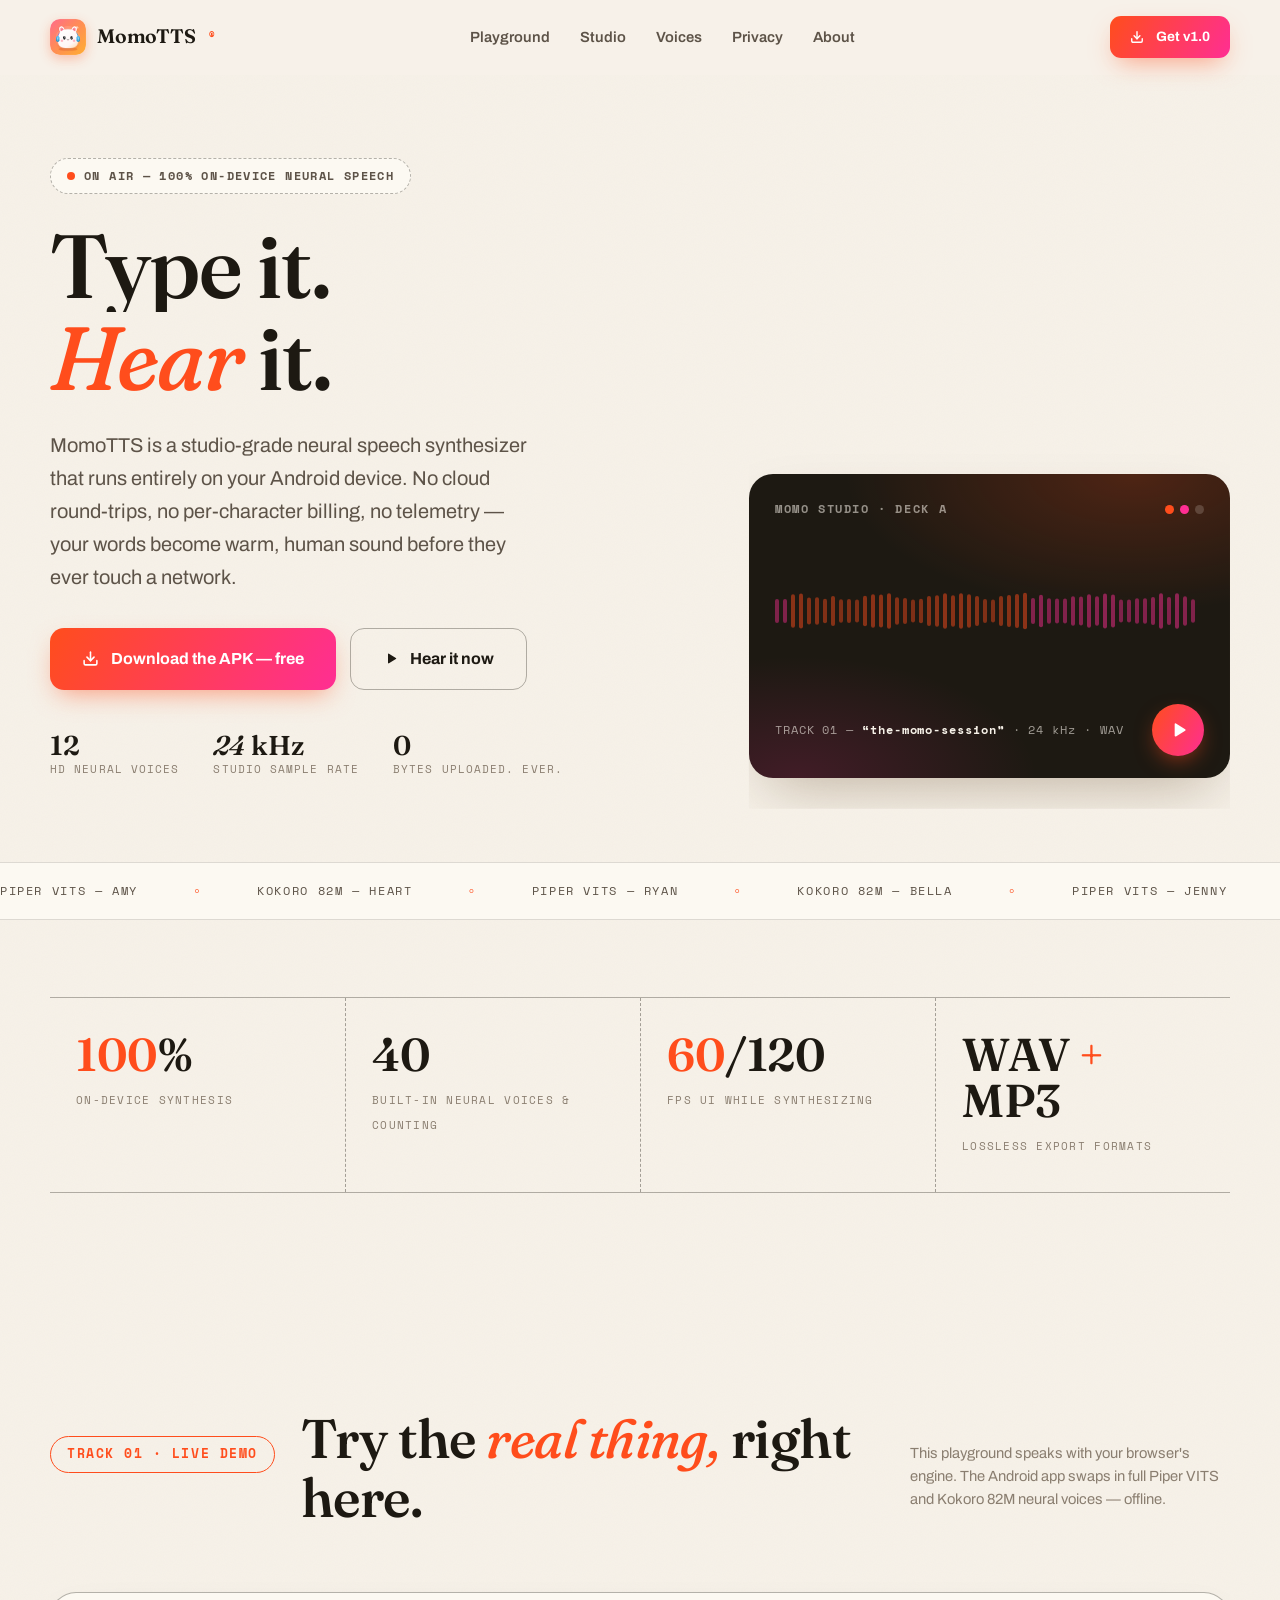
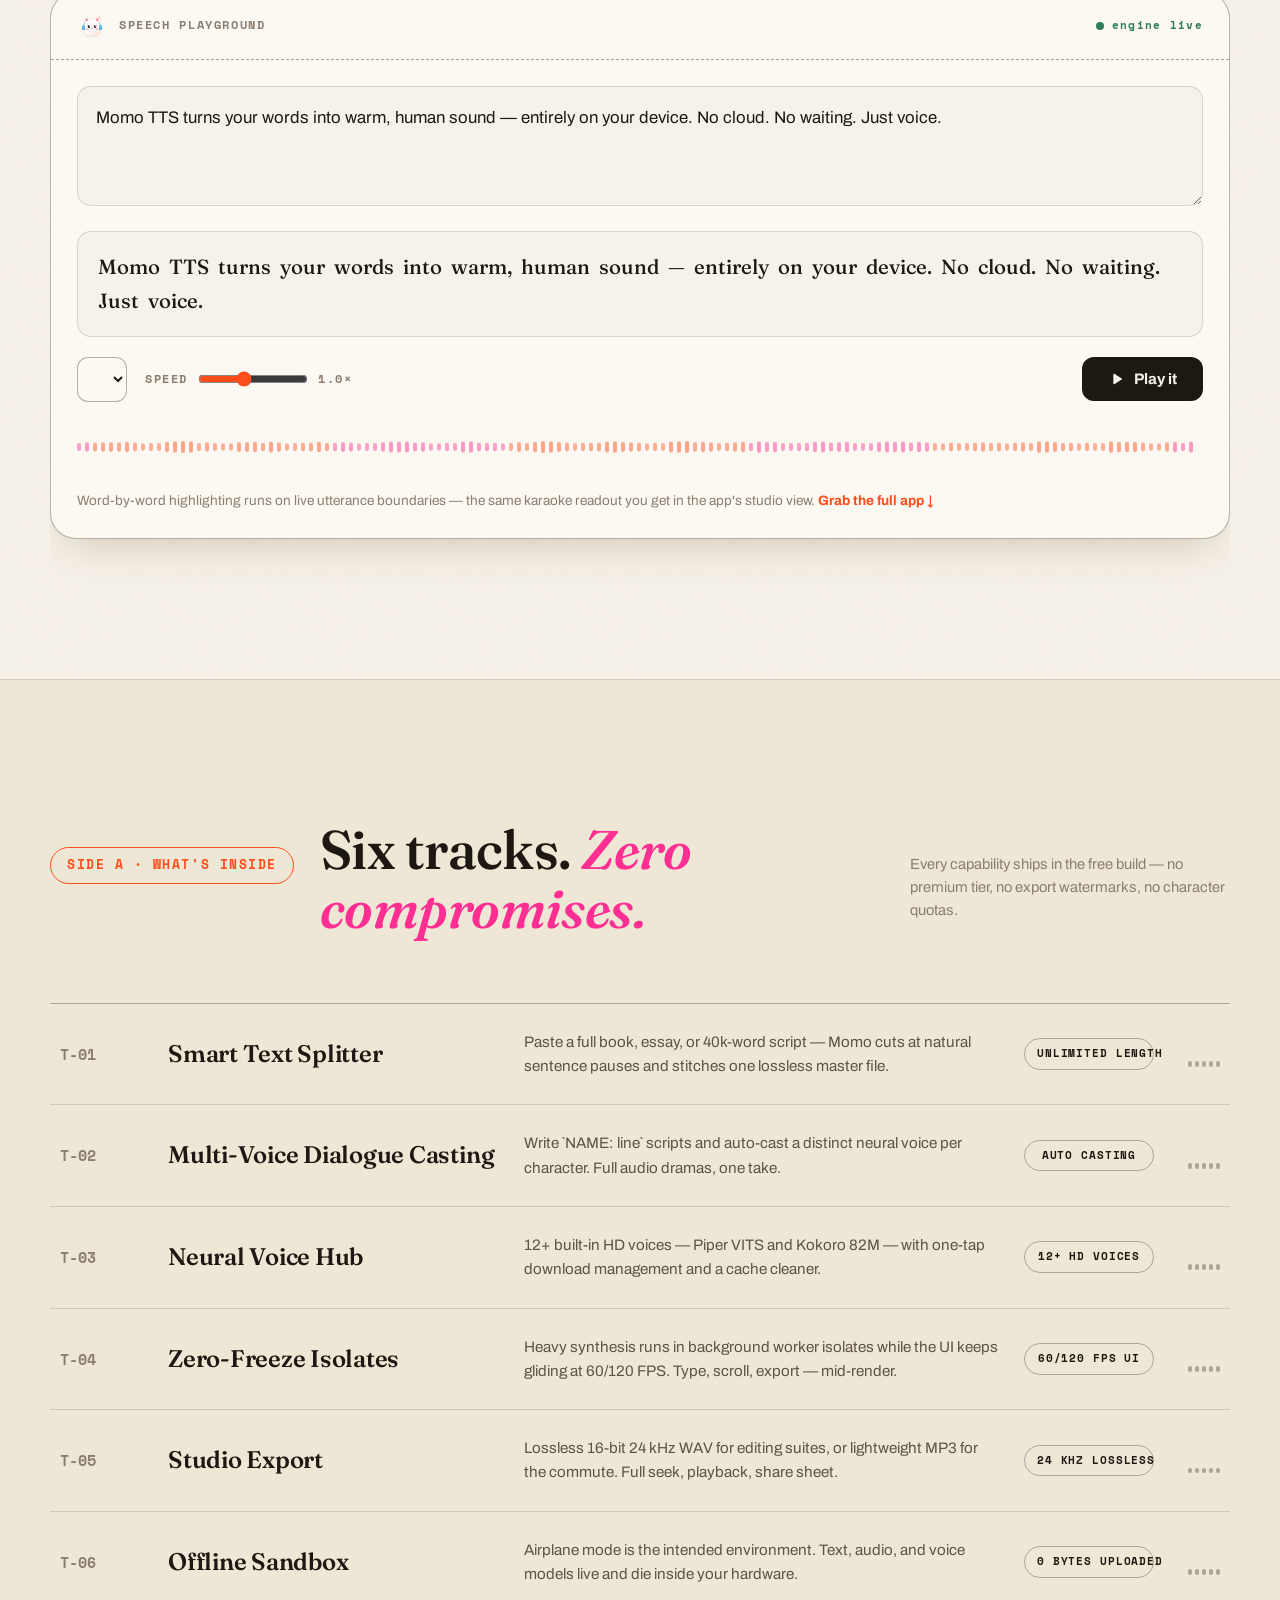
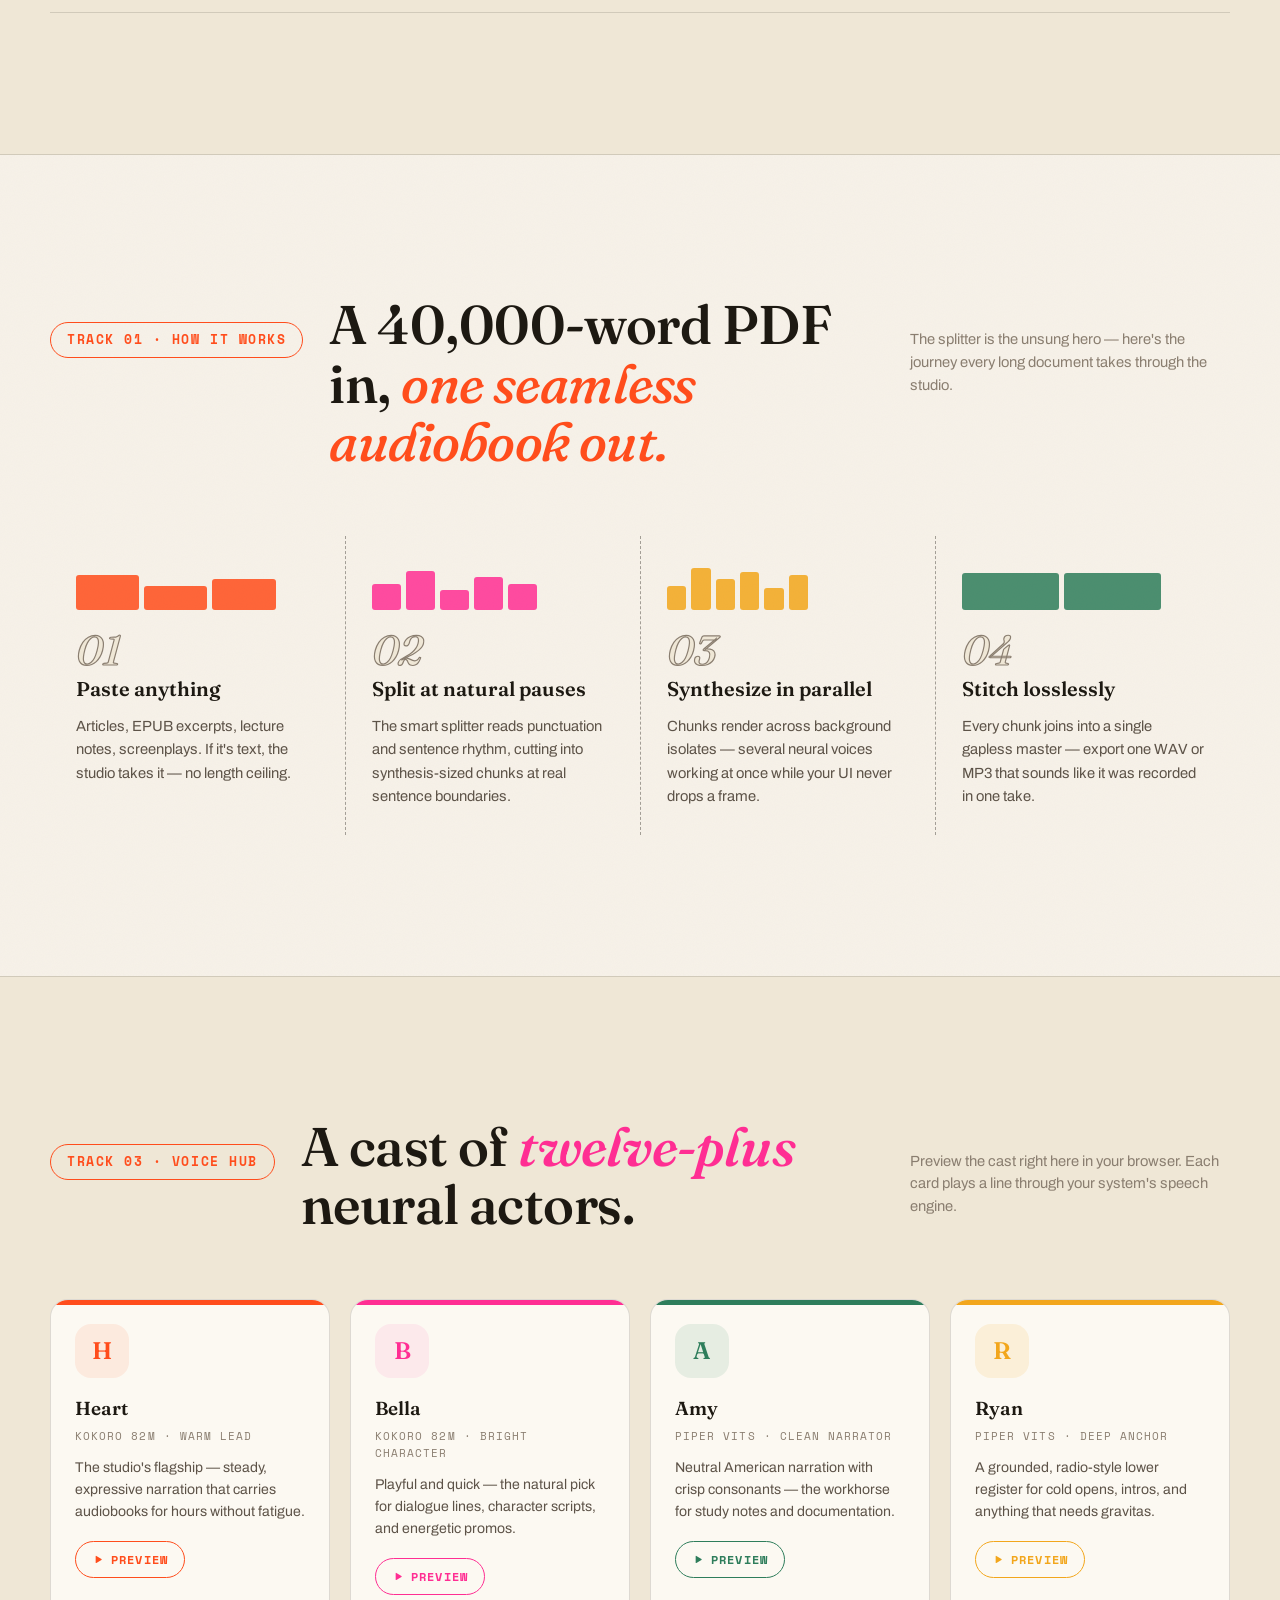
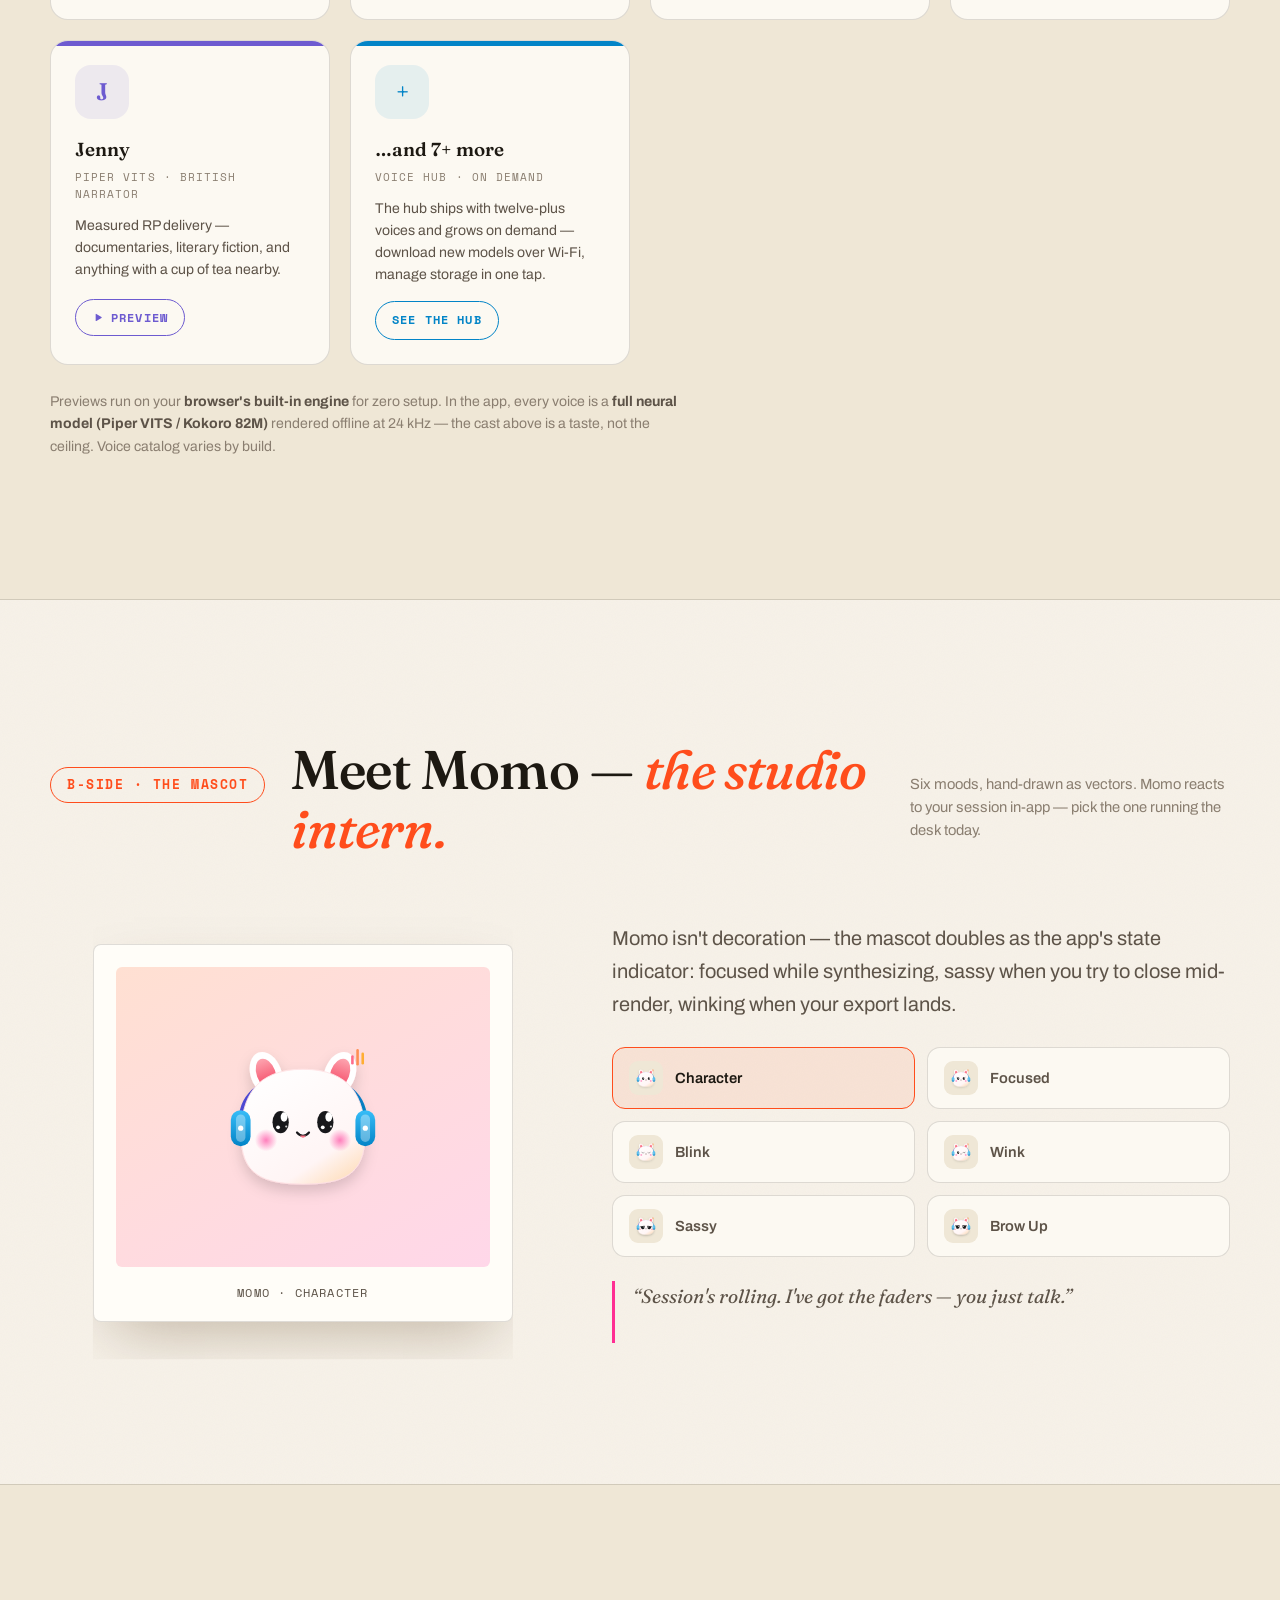
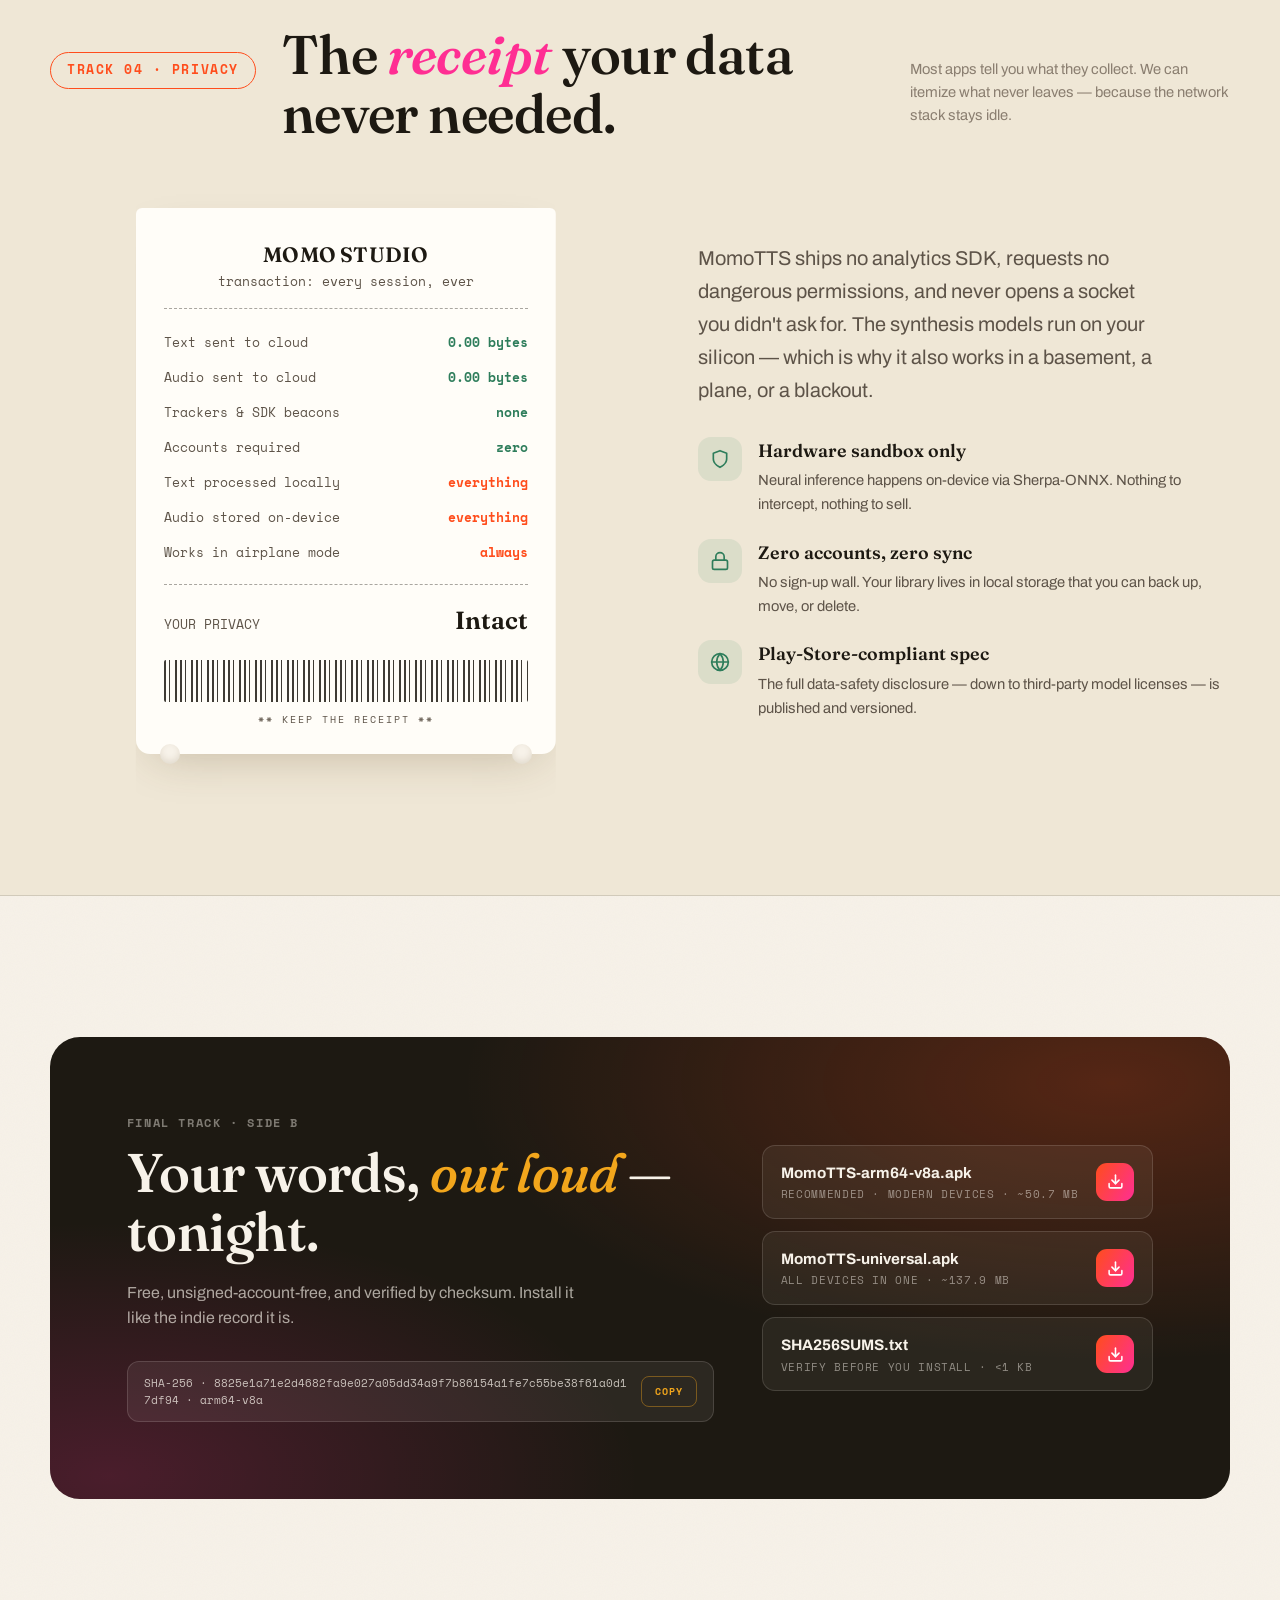
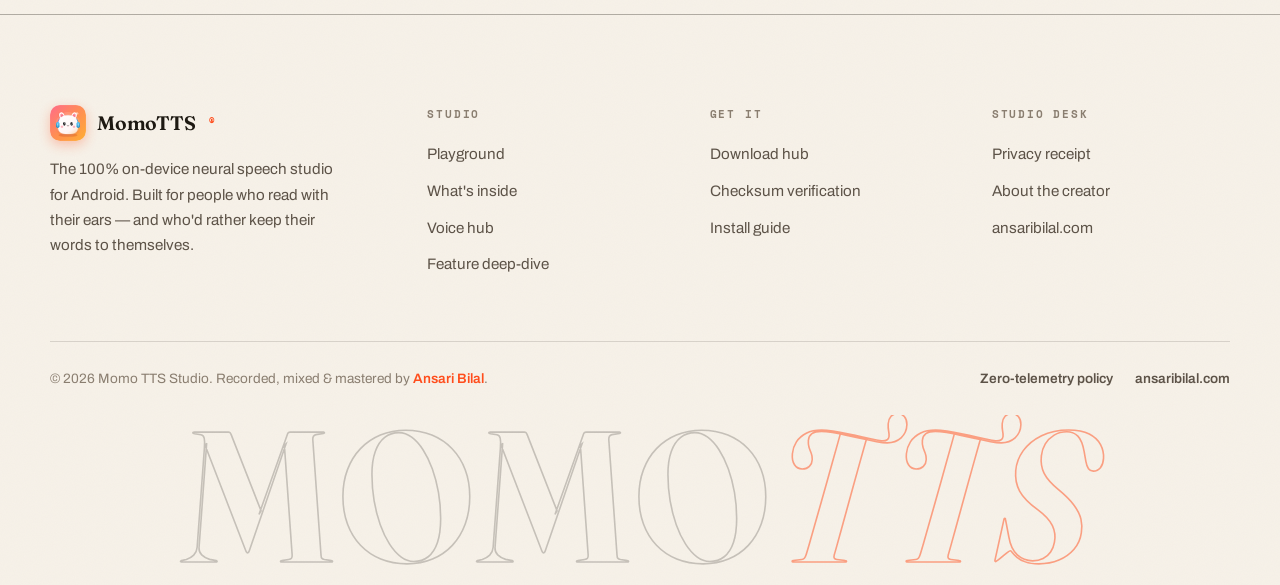
<file: index.html>
<!DOCTYPE html>
<html lang="en">
<head>
  <meta charset="UTF-8">
  <meta name="viewport" content="width=device-width, initial-scale=1.0">
  <title>MomoTTS — 100% On-Device Neural Speech Studio for Android</title>
  <meta name="description" content="MomoTTS turns any text into studio-grade human speech, entirely on your Android device. Piper VITS & Kokoro-82M neural voices, unlimited text splitting, multi-voice dialogue casting, zero cloud, zero tracking.">
  <meta name="author" content="Ansari Bilal">
  <meta name="keywords" content="MomoTTS, on-device TTS, neural text-to-speech, Android, Piper VITS, Kokoro 82M, Sherpa-ONNX, offline speech, private AI, Ansari Bilal">
  <link rel="canonical" href="https://bilal140202.github.io/momotts/">
  <link rel="icon" type="image/svg+xml" href="assets/mascot/momo_master_icon.svg">

  <meta property="og:type" content="website">
  <meta property="og:title" content="MomoTTS — On-Device Neural Speech Studio">
  <meta property="og:description" content="Studio-grade neural speech, 100% on your device. 12+ HD voices, unlimited splitting, multi-cast dialogues. Zero cloud. Zero tracking.">
  <meta property="og:url" content="https://bilal140202.github.io/momotts/">
  <meta property="og:image" content="https://bilal140202.github.io/momotts/assets/mascot/momo_master_icon.svg">
  <meta name="twitter:card" content="summary_large_image">
  <meta name="twitter:title" content="MomoTTS — On-Device Neural Speech Studio">
  <meta name="twitter:description" content="Type it. Hear it. 100% on-device neural speech for Android.">
  <meta name="theme-color" content="#F7F2E9">

  <script type="application/ld+json">
  {
    "@context": "https://schema.org",
    "@type": "SoftwareApplication",
    "name": "MomoTTS",
    "operatingSystem": "Android 8.0+",
    "applicationCategory": "MultimediaApplication",
    "description": "100% on-device neural text-to-speech studio with Piper VITS and Kokoro-82M voices, unlimited text splitting, multi-voice dialogue casting, and lossless studio export.",
    "softwareVersion": "1.0",
    "author": { "@type": "Person", "name": "Ansari Bilal", "url": "https://ansaribilal.com" },
    "offers": { "@type": "Offer", "price": "0", "priceCurrency": "USD" }
  }
  </script>

  <link rel="preconnect" href="https://fonts.googleapis.com">
  <link rel="preconnect" href="https://fonts.gstatic.com" crossorigin>
  <link href="https://fonts.googleapis.com/css2?family=Fraunces:ital,opsz,wght@0,9..144,300..700;1,9..144,300..700&family=Archivo:wght@400;500;600;700;800&family=Space+Mono:wght@400;700&display=swap" rel="stylesheet">
  <link rel="stylesheet" href="assets/css/main.css">
</head>
<body>

  <div class="scroll-tape" aria-hidden="true"></div>

  <!-- ============ HEADER ============ -->
  <header class="site-header">
    <div class="container header-inner">
      <a href="index.html" class="wordmark">
        <img src="assets/mascot/momo_master_icon.svg" alt="MomoTTS logo">
        MomoTTS<sup>®</sup>
      </a>
      <nav class="main-nav" aria-label="Primary">
        <ul>
          <li><a href="#playground">Playground</a></li>
          <li><a href="#tracks">Studio</a></li>
          <li><a href="#voices">Voices</a></li>
          <li><a href="privacy/index.html">Privacy</a></li>
          <li><a href="about/index.html">About</a></li>
        </ul>
      </nav>
      <div class="header-actions">
        <a href="download/index.html" class="btn btn-primary btn-sm">
          <svg width="14" height="14" viewBox="0 0 24 24" fill="none" stroke="currentColor" stroke-width="2.4" stroke-linecap="round" stroke-linejoin="round" aria-hidden="true"><path d="M21 15v4a2 2 0 0 1-2 2H5a2 2 0 0 1-2-2v-4"/><path d="m7 10 5 5 5-5"/><path d="M12 15V3"/></svg>
          Get v1.0
        </a>
        <button class="burger" aria-label="Open menu" aria-expanded="false">
          <span></span><span></span><span></span>
        </button>
      </div>
    </div>
  </header>

  <div class="mobile-sheet" aria-hidden="true">
    <a href="#playground">Playground <i>01</i></a>
    <a href="#tracks">Studio <i>02</i></a>
    <a href="#voices">Voices <i>03</i></a>
    <a href="privacy/index.html">Privacy <i>04</i></a>
    <a href="about/index.html">About <i>05</i></a>
    <a href="download/index.html">Download <i>→</i></a>
  </div>

  <main id="homeHero">
    <!-- ============ HERO ============ -->
    <section class="hero">
      <div class="container hero-grid">
        <div class="hero-copy">
          <span class="stamp"><i class="dot" style="background: var(--tangerine);"></i> ON AIR — 100% on-device neural speech</span>
          <h1 class="display-xl">
            <span class="line-mask"><span>Type it.</span></span>
            <span class="line-mask"><span class="serif-accent">Hear</span><span>&nbsp;it.</span></span>
          </h1>
          <p class="lead">
            MomoTTS is a studio-grade neural speech synthesizer that runs entirely on your
            Android device. No cloud round-trips, no per-character billing, no telemetry —
            your words become warm, human sound before they ever touch a network.
          </p>
          <div class="hero-ctas">
            <a href="download/index.html" class="btn btn-primary">
              <svg width="17" height="17" viewBox="0 0 24 24" fill="none" stroke="currentColor" stroke-width="2.2" stroke-linecap="round" stroke-linejoin="round" aria-hidden="true"><path d="M21 15v4a2 2 0 0 1-2 2H5a2 2 0 0 1-2-2v-4"/><path d="m7 10 5 5 5-5"/><path d="M12 15V3"/></svg>
              Download the APK — free
            </a>
            <a href="#playground" class="btn btn-ghost">
              <svg width="15" height="15" viewBox="0 0 24 24" fill="currentColor" aria-hidden="true"><path d="M8 5.14v13.72c0 .8.87 1.3 1.56.9l11-6.86a1.05 1.05 0 0 0 0-1.8l-11-6.86A1.05 1.05 0 0 0 8 5.14z"/></svg>
              Hear it now
            </a>
          </div>
          <div class="hero-meta">
            <div class="m"><b data-count="12">0</b><span>HD neural voices</span></div>
            <div class="m"><b><i data-count="24">0</i> kHz</b><span>Studio sample rate</span></div>
            <div class="m"><b data-count="0">0</b><span>Bytes uploaded. Ever.</span></div>
          </div>
        </div>

        <div class="hero-console reveal reveal-d1" aria-hidden="true">
          <div class="deck-top">
            <span class="mono-label">Momo Studio · Deck A</span>
            <div class="deck-lights"><i class="on"></i><i class="on pk"></i><i></i></div>
          </div>
          <div class="deck-wave"><canvas data-wave></canvas></div>
          <div class="deck-bottom">
            <div class="deck-track">TRACK 01 — <b>“the-momo-session”</b> · 24 kHz · WAV</div>
            <button class="deck-btn" id="deckBtn" aria-label="Play a sample line">
              <svg viewBox="0 0 24 24" id="deckIcon"><path d="M8 5.14v13.72c0 .8.87 1.3 1.56.9l11-6.86a1.05 1.05 0 0 0 0-1.8l-11-6.86A1.05 1.05 0 0 0 8 5.14z"/></svg>
            </button>
          </div>
        </div>
      </div>

      <div class="ticker" aria-hidden="true">
        <div class="ticker-inner">
          <span>Piper VITS — Amy</span><span>Kokoro 82M — Heart</span><span>Piper VITS — Ryan</span><span>Kokoro 82M — Bella</span><span>Piper VITS — Jenny</span><span>Kokoro 82M — Adam</span><span>Piper VITS — Alan</span><span>Kokoro 82M — Nicole</span>
          <span>Piper VITS — Amy</span><span>Kokoro 82M — Heart</span><span>Piper VITS — Ryan</span><span>Kokoro 82M — Bella</span><span>Piper VITS — Jenny</span><span>Kokoro 82M — Adam</span><span>Piper VITS — Alan</span><span>Kokoro 82M — Nicole</span>
        </div>
      </div>
    </section>

    <!-- ============ STATS ============ -->
    <section class="band" style="padding-block: clamp(50px, 6vw, 80px);">
      <div class="container">
        <div class="stat-strip reveal">
          <div class="stat-cell"><b><i data-count="100">0</i>%</b><span>On-device synthesis</span></div>
          <div class="stat-cell"><b data-count="40">0</b><span>Built-in neural voices &amp; counting</span></div>
          <div class="stat-cell"><b><i data-count="60">0</i>/120</b><span>FPS UI while synthesizing</span></div>
          <div class="stat-cell"><b>WAV <i>+</i> MP3</b><span>Lossless export formats</span></div>
        </div>
      </div>
    </section>

    <!-- ============ PLAYGROUND ============ -->
    <section class="band" id="playground">
      <div class="container">
        <div class="band-head">
          <span class="track-no">TRACK 01 · LIVE DEMO</span>
          <h2 class="display-lg">Try the <span class="serif-accent">real thing,</span> right here.</h2>
          <p class="head-note">This playground speaks with your browser's engine. The Android app swaps in full Piper&nbsp;VITS and Kokoro&nbsp;82M neural voices — offline.</p>
        </div>

        <div class="playground-card reveal" id="playground">
          <div class="pg-top">
            <div class="pg-title">
              <img src="assets/mascot/momo_mascot_focused.svg" alt="">
              <span class="mono-label">speech playground</span>
            </div>
            <span class="pg-live">engine live</span>
          </div>
          <div class="pg-body">
            <textarea id="pgText" class="pg-textarea" rows="3" spellcheck="false"
              placeholder="Type anything — a line from your script, a paragraph from a paper…">Momo TTS turns your words into warm, human sound — entirely on your device. No cloud. No waiting. Just voice.</textarea>
            <div class="pg-readout" id="pgReadout" aria-live="polite"></div>
            <div class="pg-controls">
              <select id="pgVoice" class="pg-select" aria-label="Choose voice"></select>
              <div class="pg-speed">
                <span class="mono-label">Speed</span>
                <input type="range" id="pgSpeed" min="0.6" max="1.6" step="0.1" value="1">
                <span class="mono-label" id="pgSpeedVal">1.0×</span>
              </div>
              <button class="pg-play" id="pgPlay">
                <svg viewBox="0 0 24 24"><path d="M8 5.14v13.72c0 .8.87 1.3 1.56.9l11-6.86a1.05 1.05 0 0 0 0-1.8l-11-6.86A1.05 1.05 0 0 0 8 5.14z"/></svg>
                <span>Play it</span>
              </button>
            </div>
            <div class="pg-wave"><canvas data-wave></canvas></div>
            <div class="pg-unsupported">Your browser doesn't expose a speech engine — the demo needs Chrome, Edge, or Safari. The Android app carries its own neural engines, so it works everywhere.</div>
            <p class="pg-note">Word-by-word highlighting runs on live utterance boundaries — the same karaoke readout you get in the app's studio view. <a href="download/index.html">Grab the full app ↓</a></p>
          </div>
        </div>
      </div>
    </section>
    <!-- ============ TRACKS ============ -->
    <section class="band band-deep" id="tracks">
      <div class="container">
        <div class="band-head">
          <span class="track-no">SIDE A · WHAT'S INSIDE</span>
          <h2 class="display-lg">Six tracks. <span class="serif-pink">Zero compromises.</span></h2>
          <p class="head-note">Every capability ships in the free build — no premium tier, no export watermarks, no character quotas.</p>
        </div>

        <div class="tracklist">
          <a href="features/index.html" class="track-row reveal">
            <span class="track-idx">T-01</span>
            <span class="track-name">Smart Text Splitter</span>
            <span class="track-desc">Paste a full book, essay, or 40k-word script — Momo cuts at natural sentence pauses and stitches one lossless master file.</span>
            <span class="track-tag">Unlimited length</span>
            <span class="track-wave" aria-hidden="true"><i></i><i></i><i></i><i></i><i></i></span>
          </a>
          <a href="features/index.html" class="track-row reveal">
            <span class="track-idx">T-02</span>
            <span class="track-name">Multi-Voice Dialogue Casting</span>
            <span class="track-desc">Write `NAME: line` scripts and auto-cast a distinct neural voice per character. Full audio dramas, one take.</span>
            <span class="track-tag">Auto casting</span>
            <span class="track-wave" aria-hidden="true"><i></i><i></i><i></i><i></i><i></i></span>
          </a>
          <a href="features/index.html" class="track-row reveal">
            <span class="track-idx">T-03</span>
            <span class="track-name">Neural Voice Hub</span>
            <span class="track-desc">12+ built-in HD voices — Piper VITS and Kokoro 82M — with one-tap download management and a cache cleaner.</span>
            <span class="track-tag">12+ HD voices</span>
            <span class="track-wave" aria-hidden="true"><i></i><i></i><i></i><i></i><i></i></span>
          </a>
          <a href="features/index.html" class="track-row reveal">
            <span class="track-idx">T-04</span>
            <span class="track-name">Zero-Freeze Isolates</span>
            <span class="track-desc">Heavy synthesis runs in background worker isolates while the UI keeps gliding at 60/120 FPS. Type, scroll, export — mid-render.</span>
            <span class="track-tag">60/120 FPS UI</span>
            <span class="track-wave" aria-hidden="true"><i></i><i></i><i></i><i></i><i></i></span>
          </a>
          <a href="features/index.html" class="track-row reveal">
            <span class="track-idx">T-05</span>
            <span class="track-name">Studio Export</span>
            <span class="track-desc">Lossless 16-bit 24 kHz WAV for editing suites, or lightweight MP3 for the commute. Full seek, playback, share sheet.</span>
            <span class="track-tag">24 kHz lossless</span>
            <span class="track-wave" aria-hidden="true"><i></i><i></i><i></i><i></i><i></i></span>
          </a>
          <a href="features/index.html" class="track-row reveal">
            <span class="track-idx">T-06</span>
            <span class="track-name">Offline Sandbox</span>
            <span class="track-desc">Airplane mode is the intended environment. Text, audio, and voice models live and die inside your hardware.</span>
            <span class="track-tag">0 bytes uploaded</span>
            <span class="track-wave" aria-hidden="true"><i></i><i></i><i></i><i></i><i></i></span>
          </a>
        </div>
      </div>
    </section>

    <!-- ============ PIPELINE ============ -->
    <section class="band" id="pipeline">
      <div class="container">
        <div class="band-head">
          <span class="track-no">TRACK 01 · HOW IT WORKS</span>
          <h2 class="display-lg">A 40,000-word PDF in, <span class="serif-accent">one seamless audiobook out.</span></h2>
          <p class="head-note">The splitter is the unsung hero — here's the journey every long document takes through the studio.</p>
        </div>

        <div class="pipeline">
          <div class="pipe-step reveal">
            <div class="pipe-visual" aria-hidden="true"><i style="width:26%;height:80%"></i><i style="width:26%;height:55%"></i><i style="width:26%;height:70%"></i></div>
            <span class="step-no">01</span>
            <h4>Paste anything</h4>
            <p>Articles, EPUB excerpts, lecture notes, screenplays. If it's text, the studio takes it — no length ceiling.</p>
          </div>
          <div class="pipe-step reveal reveal-d1">
            <div class="pipe-visual" aria-hidden="true"><i style="width:12%;height:60%"></i><i style="width:12%;height:90%"></i><i style="width:12%;height:45%"></i><i style="width:12%;height:75%"></i><i style="width:12%;height:60%"></i></div>
            <span class="step-no">02</span>
            <h4>Split at natural pauses</h4>
            <p>The smart splitter reads punctuation and sentence rhythm, cutting into synthesis-sized chunks at real sentence boundaries.</p>
          </div>
          <div class="pipe-step reveal reveal-d2">
            <div class="pipe-visual" aria-hidden="true"><i style="width:8%;height:55%"></i><i style="width:8%;height:95%"></i><i style="width:8%;height:70%"></i><i style="width:8%;height:88%"></i><i style="width:8%;height:50%"></i><i style="width:8%;height:80%"></i></div>
            <span class="step-no">03</span>
            <h4>Synthesize in parallel</h4>
            <p>Chunks render across background isolates — several neural voices working at once while your UI never drops a frame.</p>
          </div>
          <div class="pipe-step reveal reveal-d3">
            <div class="pipe-visual" aria-hidden="true"><i style="width:40%;height:85%;animation:none"></i><i style="width:40%;height:85%;animation:none"></i></div>
            <span class="step-no">04</span>
            <h4>Stitch losslessly</h4>
            <p>Every chunk joins into a single gapless master — export one WAV or MP3 that sounds like it was recorded in one take.</p>
          </div>
        </div>
      </div>
    </section>

    <!-- ============ VOICE HUB ============ -->
    <section class="band band-deep" id="voices">
      <div class="container">
        <div class="band-head">
          <span class="track-no">TRACK 03 · VOICE HUB</span>
          <h2 class="display-lg">A cast of <span class="serif-pink">twelve-plus</span> neural actors.</h2>
          <p class="head-note">Preview the cast right here in your browser. Each card plays a line through your system's speech engine.</p>
        </div>

        <div class="voice-grid">
          <div class="voice-card reveal" style="--vc-color:#FF4D1C; --vc-tint:rgba(255,77,28,.09)">
            <div class="voice-ava">H</div>
            <h4>Heart</h4>
            <div class="v-engine">Kokoro 82M · Warm lead</div>
            <p>The studio's flagship — steady, expressive narration that carries audiobooks for hours without fatigue.</p>
            <button class="v-preview" data-say="Hey, I'm Heart. Give me your longest chapter — I don't get tired." data-pitch="1.05" data-rate="1"><svg viewBox="0 0 24 24"><path d="M8 5.14v13.72c0 .8.87 1.3 1.56.9l11-6.86a1.05 1.05 0 0 0 0-1.8l-11-6.86A1.05 1.05 0 0 0 8 5.14z"/></svg>Preview</button>
          </div>
          <div class="voice-card reveal reveal-d1" style="--vc-color:#FF2E93; --vc-tint:rgba(255,46,147,.08)">
            <div class="voice-ava">B</div>
            <h4>Bella</h4>
            <div class="v-engine">Kokoro 82M · Bright character</div>
            <p>Playful and quick — the natural pick for dialogue lines, character scripts, and energetic promos.</p>
            <button class="v-preview" data-say="Hi hi! I'm Bella. Cast me as the fun one — I promise I steal every scene." data-pitch="1.2" data-rate="1.1"><svg viewBox="0 0 24 24"><path d="M8 5.14v13.72c0 .8.87 1.3 1.56.9l11-6.86a1.05 1.05 0 0 0 0-1.8l-11-6.86A1.05 1.05 0 0 0 8 5.14z"/></svg>Preview</button>
          </div>
          <div class="voice-card reveal reveal-d2" style="--vc-color:#2E7D5B; --vc-tint:rgba(46,125,91,.1)">
            <div class="voice-ava">A</div>
            <h4>Amy</h4>
            <div class="v-engine">Piper VITS · Clean narrator</div>
            <p>Neutral American narration with crisp consonants — the workhorse for study notes and documentation.</p>
            <button class="v-preview" data-say="I'm Amy. Lecture notes, papers, documentation — I'll read them so you can close your eyes." data-pitch="1" data-rate="0.95"><svg viewBox="0 0 24 24"><path d="M8 5.14v13.72c0 .8.87 1.3 1.56.9l11-6.86a1.05 1.05 0 0 0 0-1.8l-11-6.86A1.05 1.05 0 0 0 8 5.14z"/></svg>Preview</button>
          </div>
          <div class="voice-card reveal" style="--vc-color:#F2A61C; --vc-tint:rgba(242,166,28,.12)">
            <div class="voice-ava">R</div>
            <h4>Ryan</h4>
            <div class="v-engine">Piper VITS · Deep anchor</div>
            <p>A grounded, radio-style lower register for cold opens, intros, and anything that needs gravitas.</p>
            <button class="v-preview" data-say="This is Ryan. Late nights, long reads, and a voice that sits low in the mix." data-pitch="0.8" data-rate="0.92"><svg viewBox="0 0 24 24"><path d="M8 5.14v13.72c0 .8.87 1.3 1.56.9l11-6.86a1.05 1.05 0 0 0 0-1.8l-11-6.86A1.05 1.05 0 0 0 8 5.14z"/></svg>Preview</button>
          </div>
          <div class="voice-card reveal reveal-d1" style="--vc-color:#6D5BD0; --vc-tint:rgba(109,91,208,.1)">
            <div class="voice-ava">J</div>
            <h4>Jenny</h4>
            <div class="v-engine">Piper VITS · British narrator</div>
            <p>Measured RP delivery — documentaries, literary fiction, and anything with a cup of tea nearby.</p>
            <button class="v-preview" data-say="Jenny here. Rather fond of long sentences, actually — the kind that wander beautifully." data-pitch="1.08" data-rate="0.95"><svg viewBox="0 0 24 24"><path d="M8 5.14v13.72c0 .8.87 1.3 1.56.9l11-6.86a1.05 1.05 0 0 0 0-1.8l-11-6.86A1.05 1.05 0 0 0 8 5.14z"/></svg>Preview</button>
          </div>
          <div class="voice-card reveal reveal-d2" style="--vc-color:#0284C7; --vc-tint:rgba(2,132,199,.09)">
            <div class="voice-ava">+</div>
            <h4>…and 7+ more</h4>
            <div class="v-engine">Voice Hub · On demand</div>
            <p>The hub ships with twelve-plus voices and grows on demand — download new models over Wi-Fi, manage storage in one tap.</p>
            <a class="v-preview" href="download/index.html" style="text-decoration:none">See the hub</a>
          </div>
        </div>
        <p class="hub-note">Previews run on your <b>browser's built-in engine</b> for zero setup. In the app, every voice is a <b>full neural model (Piper VITS / Kokoro 82M)</b> rendered offline at 24 kHz — the cast above is a taste, not the ceiling. Voice catalog varies by build.</p>
      </div>
    </section>

    <!-- ============ MASCOT ============ -->
    <section class="band" id="momo">
      <div class="container">
        <div class="band-head">
          <span class="track-no">B-SIDE · THE MASCOT</span>
          <h2 class="display-lg">Meet Momo — <span class="serif-accent">the studio intern.</span></h2>
          <p class="head-note">Six moods, hand-drawn as vectors. Momo reacts to your session in-app — pick the one running the desk today.</p>
        </div>

        <div class="mascot-stage">
          <div class="polaroid-frame reveal">
            <div class="shot" id="moodShot"><img src="assets/mascot/momo_mascot_character.svg" alt="Momo mascot — character mood"></div>
            <div class="polaroid-caption" id="moodCap">momo · character</div>
          </div>
          <div class="reveal reveal-d1">
            <p class="lead" style="margin-bottom: 6px;">
              Momo isn't decoration — the mascot doubles as the app's state indicator:
              focused while synthesizing, sassy when you try to close mid-render, winking when your export lands.
            </p>
            <div class="mood-list">
              <button class="mood-chip is-active" data-src="assets/mascot/momo_mascot_character.svg" data-name="momo · character" data-quote="“Session's rolling. I've got the faders — you just talk.”">
                <img src="assets/mascot/momo_mascot_character.svg" alt="">Character
              </button>
              <button class="mood-chip" data-src="assets/mascot/momo_mascot_focused.svg" data-name="momo · focused" data-quote="“Forty thousand words? Give me two minutes and some isolates.”">
                <img src="assets/mascot/momo_mascot_focused.svg" alt="">Focused
              </button>
              <button class="mood-chip" data-src="assets/mascot/momo_mascot_blink.svg" data-name="momo · blink" data-quote="“Did it just finish? Blink twice if the render's done.”">
                <img src="assets/mascot/momo_mascot_blink.svg" alt="">Blink
              </button>
              <button class="mood-chip" data-src="assets/mascot/momo_mascot_wink.svg" data-name="momo · wink" data-quote="“Master file exported. You're welcome — again.”">
                <img src="assets/mascot/momo_mascot_wink.svg" alt="">Wink
              </button>
              <button class="mood-chip" data-src="assets/mascot/momo_mascot_sassy.svg" data-name="momo · sassy" data-quote="“Closing me mid-render? Bold. I saved it anyway.”">
                <img src="assets/mascot/momo_mascot_sassy.svg" alt="">Sassy
              </button>
              <button class="mood-chip" data-src="assets/mascot/momo_mascot_sassy_brow_up.svg" data-name="momo · brow up" data-quote="“Zero telemetry, you say? Always have been.”">
                <img src="assets/mascot/momo_mascot_sassy_brow_up.svg" alt="">Brow Up
              </button>
            </div>
            <p class="mascot-quote" id="moodQuote">“Session's rolling. I've got the faders — you just talk.”</p>
          </div>
        </div>
      </div>
    </section>

    <!-- ============ PRIVACY RECEIPT ============ -->
    <section class="band band-deep" id="privacy">
      <div class="container">
        <div class="band-head">
          <span class="track-no">TRACK 04 · PRIVACY</span>
          <h2 class="display-lg">The <span class="serif-pink">receipt</span> your data never needed.</h2>
          <p class="head-note">Most apps tell you what they collect. We can itemize what never leaves — because the network stack stays idle.</p>
        </div>

        <div class="receipt-wrap">
          <div class="receipt reveal">
            <div class="receipt-head">
              <div class="r-store">MOMO STUDIO</div>
              <div>transaction: every session, ever</div>
            </div>
            <div class="receipt-line"><span class="r-item">Text sent to cloud</span><span class="r-val zero">0.00 bytes</span></div>
            <div class="receipt-line"><span class="r-item">Audio sent to cloud</span><span class="r-val zero">0.00 bytes</span></div>
            <div class="receipt-line"><span class="r-item">Trackers &amp; SDK beacons</span><span class="r-val zero">none</span></div>
            <div class="receipt-line"><span class="r-item">Accounts required</span><span class="r-val zero">zero</span></div>
            <div class="receipt-line"><span class="r-item">Text processed locally</span><span class="r-val full">everything</span></div>
            <div class="receipt-line"><span class="r-item">Audio stored on-device</span><span class="r-val full">everything</span></div>
            <div class="receipt-line"><span class="r-item">Works in airplane mode</span><span class="r-val full">always</span></div>
            <div class="receipt-total">
              <span>YOUR PRIVACY</span>
              <span class="r-big">Intact</span>
            </div>
            <div class="receipt-barcode" aria-hidden="true"></div>
            <div class="receipt-slug">** keep the receipt **</div>
          </div>

          <div class="reveal reveal-d1">
            <p class="lead" style="max-width: 460px;">
              MomoTTS ships no analytics SDK, requests no dangerous permissions, and never opens a socket
              you didn't ask for. The synthesis models run on your silicon — which is why it also works in a basement, a plane, or a blackout.
            </p>
            <div class="privacy-points">
              <div class="p-point">
                <div class="p-ico"><svg viewBox="0 0 24 24"><path d="M12 22s8-4 8-10V5l-8-3-8 3v7c0 6 8 10 8 10z"/></svg></div>
                <div><h4>Hardware sandbox only</h4><p>Neural inference happens on-device via Sherpa-ONNX. Nothing to intercept, nothing to sell.</p></div>
              </div>
              <div class="p-point">
                <div class="p-ico"><svg viewBox="0 0 24 24"><rect x="3" y="11" width="18" height="11" rx="2"/><path d="M7 11V7a5 5 0 0 1 10 0v4"/></svg></div>
                <div><h4>Zero accounts, zero sync</h4><p>No sign-up wall. Your library lives in local storage that you can back up, move, or delete.</p></div>
              </div>
              <div class="p-point">
                <div class="p-ico"><svg viewBox="0 0 24 24"><circle cx="12" cy="12" r="10"/><path d="M2 12h20"/><path d="M12 2a15.3 15.3 0 0 1 4 10 15.3 15.3 0 0 1-4 10 15.3 15.3 0 0 1-4-10 15.3 15.3 0 0 1 4-10z"/></svg></div>
                <div><h4>Play-Store-compliant spec</h4><p>The full data-safety disclosure — down to third-party model licenses — is published and versioned.</p></div>
              </div>
            </div>
          </div>
        </div>
      </div>
    </section>

    <!-- ============ DOWNLOAD CTA ============ -->
    <section class="band" id="download" style="padding-bottom: 0;">
      <div class="container">
        <div class="cta-band reveal">
          <div class="cta-inner">
            <div>
              <span class="mono-label">FINAL TRACK · SIDE B</span>
              <h2 class="display-lg">Your words, <span class="serif-accent">out loud</span> — tonight.</h2>
              <p>Free, unsigned-account-free, and verified by checksum. Install it like the indie record it is.</p>
              <div class="code-box">
                <code id="ctaChecksum">SHA-256 · 8825e1a71e2d4682fa9e027a05dd34a9f7b86154a1fe7c55be38f61a0d17df94 · arm64-v8a</code>
                <button class="copy-btn" data-copy="8825e1a71e2d4682fa9e027a05dd34a9f7b86154a1fe7c55be38f61a0d17df94">Copy</button>
              </div>
            </div>
            <div class="cta-checks">
              <a class="cta-check" href="https://github.com/Bilal140202/momotts/releases/download/v1.0/MomoTTS-arm64-v8a.apk">
                <span class="c-name"><b>MomoTTS-arm64-v8a.apk</b><span>RECOMMENDED · MODERN DEVICES · ~50.7 MB</span></span>
                <span class="dl-ico"><svg viewBox="0 0 24 24"><path d="M21 15v4a2 2 0 0 1-2 2H5a2 2 0 0 1-2-2v-4"/><path d="m7 10 5 5 5-5"/><path d="M12 15V3"/></svg></span>
              </a>
              <a class="cta-check" href="https://github.com/Bilal140202/momotts/releases/download/v1.0/MomoTTS-universal.apk">
                <span class="c-name"><b>MomoTTS-universal.apk</b><span>ALL DEVICES IN ONE · ~137.9 MB</span></span>
                <span class="dl-ico"><svg viewBox="0 0 24 24"><path d="M21 15v4a2 2 0 0 1-2 2H5a2 2 0 0 1-2-2v-4"/><path d="m7 10 5 5 5-5"/><path d="M12 15V3"/></svg></span>
              </a>
              <a class="cta-check" href="https://github.com/Bilal140202/momotts/releases/download/v1.0/SHA256SUMS.txt">
                <span class="c-name"><b>SHA256SUMS.txt</b><span>VERIFY BEFORE YOU INSTALL · &lt;1 KB</span></span>
                <span class="dl-ico"><svg viewBox="0 0 24 24"><path d="M21 15v4a2 2 0 0 1-2 2H5a2 2 0 0 1-2-2v-4"/><path d="m7 10 5 5 5-5"/><path d="M12 15V3"/></svg></span>
              </a>
            </div>
          </div>
        </div>
      </div>
    </section>
  </main>

  <!-- ============ FOOTER ============ -->
  <footer class="site-footer">
    <div class="container">
      <div class="footer-grid">
        <div class="footer-brand">
          <a href="index.html" class="wordmark">
            <img src="assets/mascot/momo_master_icon.svg" alt="MomoTTS logo">
            MomoTTS<sup>®</sup>
          </a>
          <p>The 100% on-device neural speech studio for Android. Built for people who read with their ears — and who'd rather keep their words to themselves.</p>
        </div>
        <div class="footer-col">
          <h4>Studio</h4>
          <ul>
            <li><a href="#playground">Playground</a></li>
            <li><a href="#tracks">What's inside</a></li>
            <li><a href="#voices">Voice hub</a></li>
            <li><a href="features/index.html">Feature deep-dive</a></li>
          </ul>
        </div>
        <div class="footer-col">
          <h4>Get it</h4>
          <ul>
            <li><a href="download/index.html">Download hub</a></li>
            <li><a href="download/index.html#verify">Checksum verification</a></li>
            <li><a href="download/index.html#install">Install guide</a></li>
          </ul>
        </div>
        <div class="footer-col">
          <h4>Studio desk</h4>
          <ul>
            <li><a href="privacy/index.html">Privacy receipt</a></li>
            <li><a href="about/index.html">About the creator</a></li>
            <li><a href="https://ansaribilal.com" target="_blank" rel="noopener noreferrer">ansaribilal.com</a></li>
          </ul>
        </div>
      </div>
      <div class="footer-bottom">
        <div>© <span id="yearNow">2026</span> Momo TTS Studio. Recorded, mixed &amp; mastered by <a href="https://ansaribilal.com" target="_blank" rel="noopener noreferrer" style="color: var(--tangerine);">Ansari Bilal</a>.</div>
        <div class="footer-legal">
          <a href="privacy/index.html">Zero-telemetry policy</a>
          <a href="https://ansaribilal.com" target="_blank" rel="noopener noreferrer">ansaribilal.com</a>
        </div>
      </div>
    </div>
    <div class="footer-wordmark" aria-hidden="true">MOMO<em>TTS</em></div>
  </footer>

  <script src="assets/js/main.js"></script>
</body>
</html>
</file>
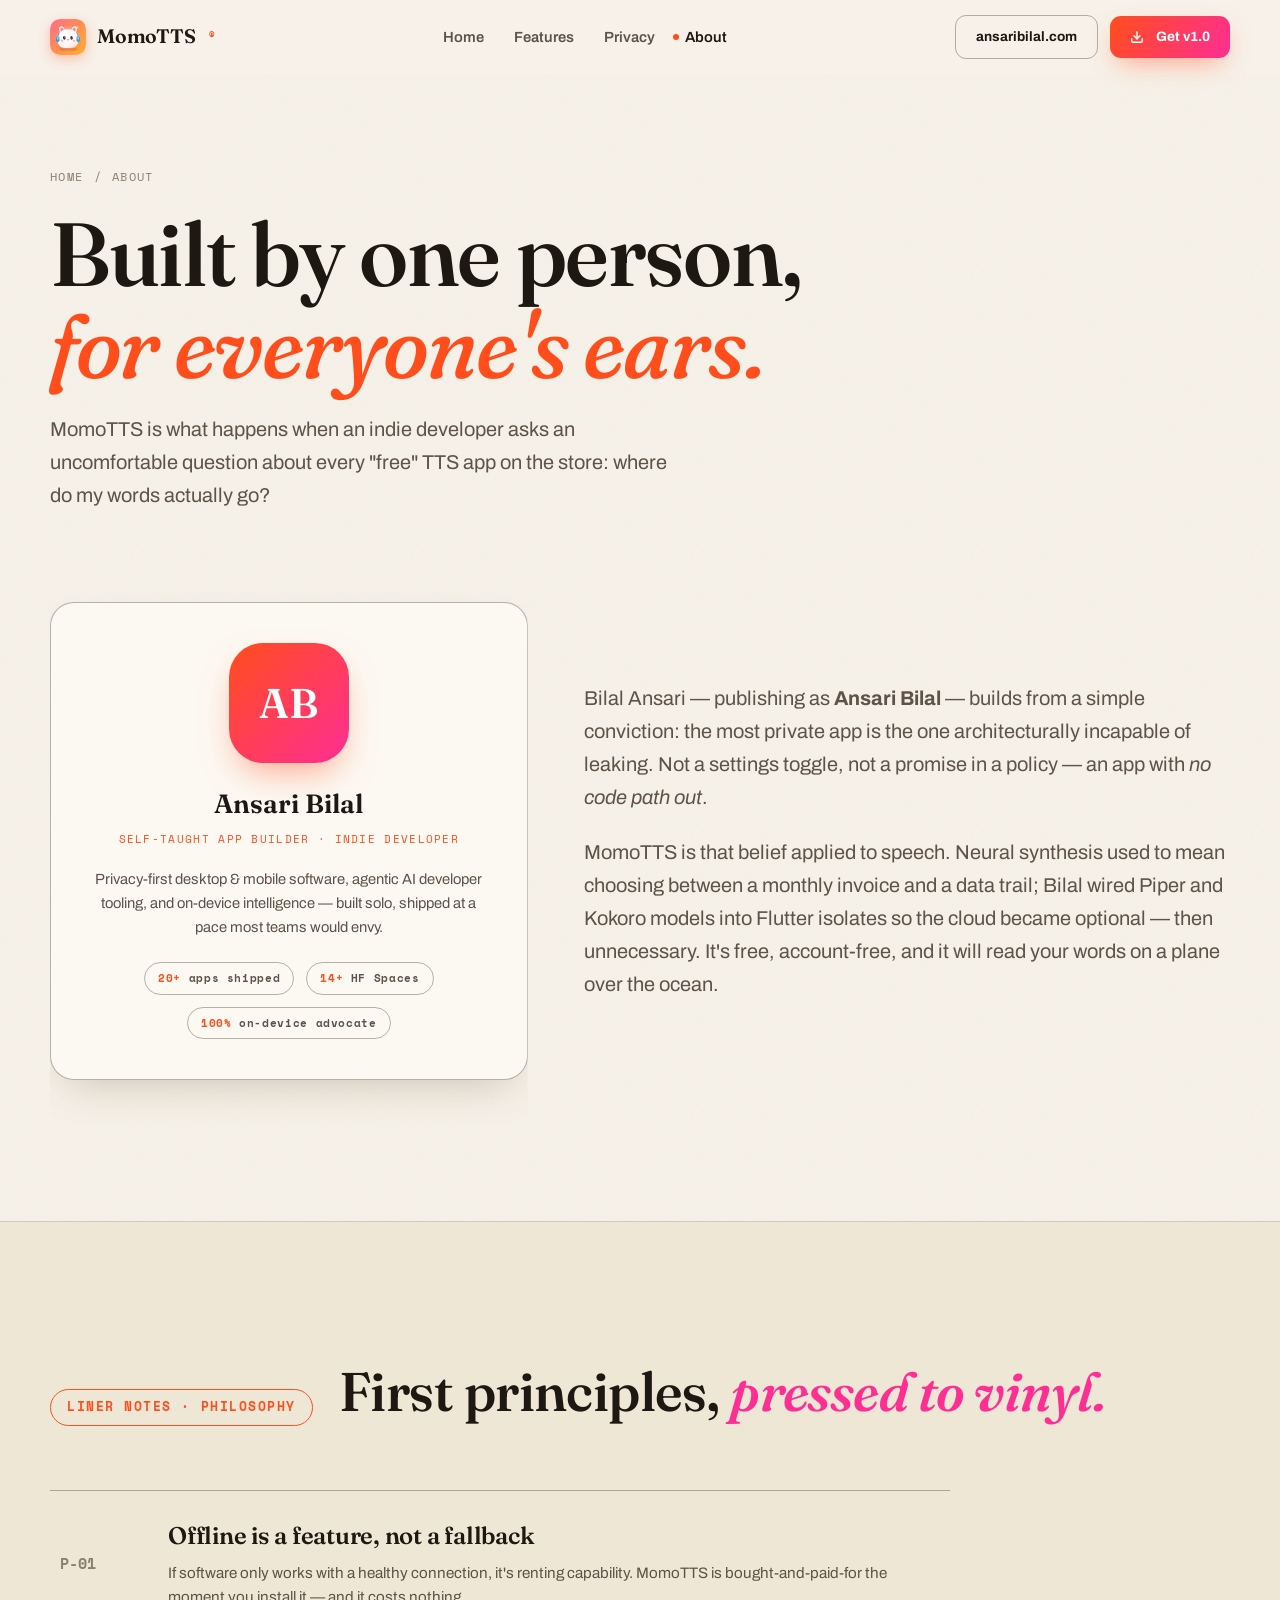
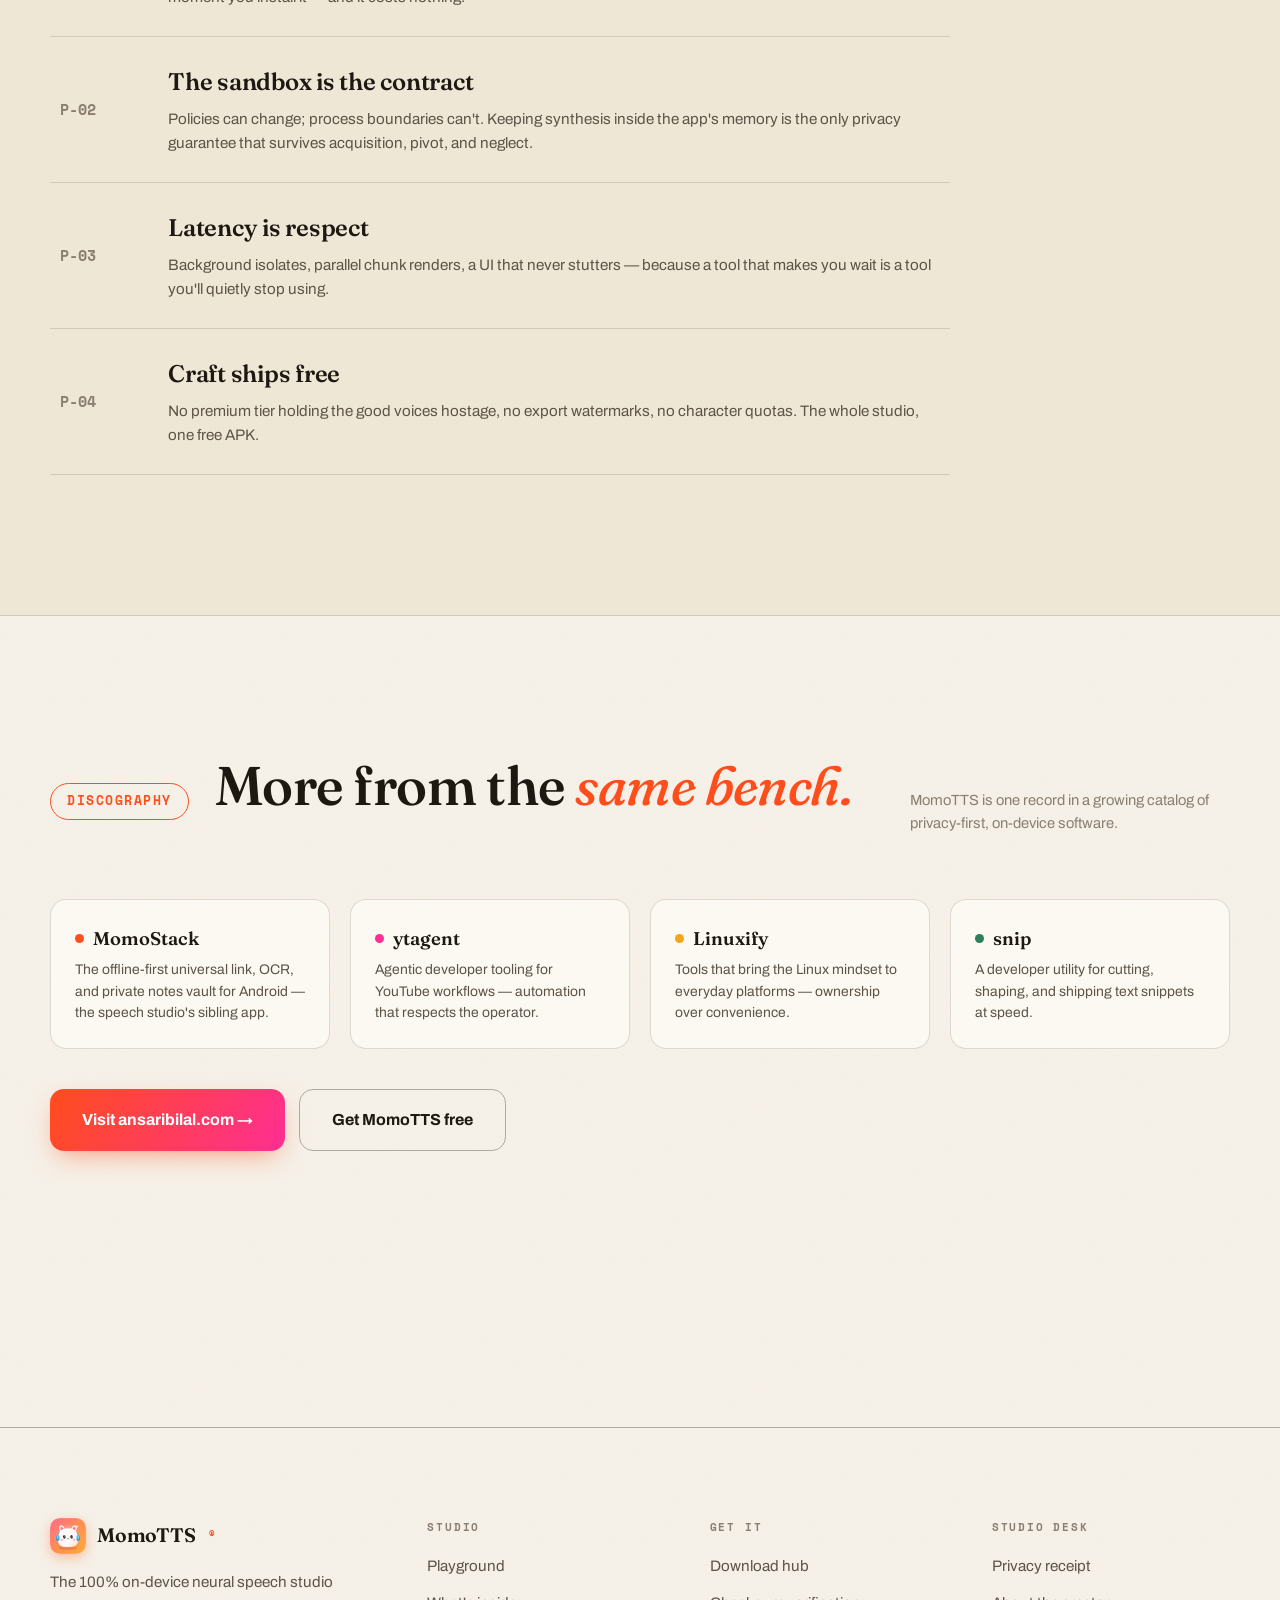
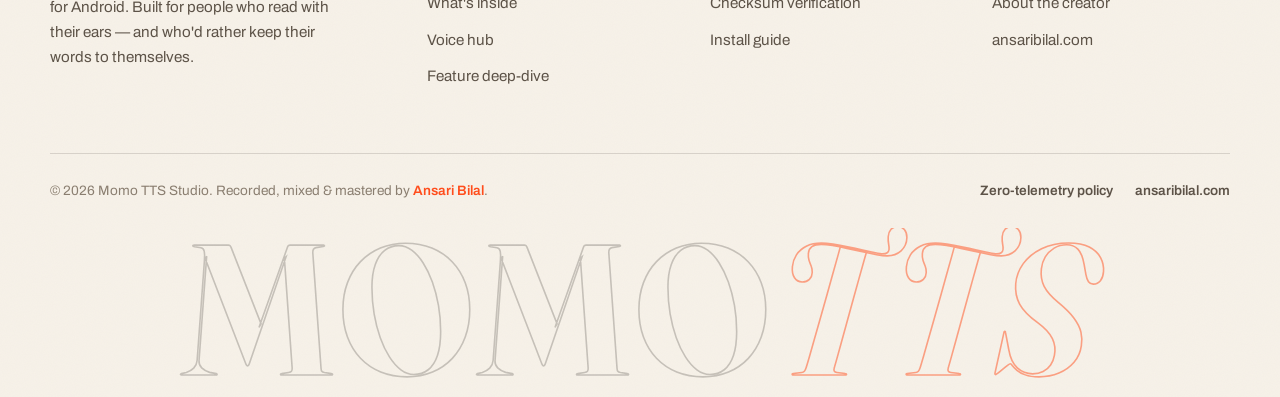
<file: about/index.html>
<!DOCTYPE html>
<html lang="en">
<head>
  <meta charset="UTF-8">
  <meta name="viewport" content="width=device-width, initial-scale=1.0">
  <title>About the Creator — Ansari Bilal & the MomoTTS Story</title>
  <meta name="description" content="The story behind MomoTTS: why a self-taught indie developer built a 100% on-device neural speech studio, and the first-principles philosophy driving it.">
  <link rel="canonical" href="https://bilal140202.github.io/momotts/about/">
  <link rel="icon" type="image/svg+xml" href="../assets/mascot/momo_master_icon.svg">
  <meta name="theme-color" content="#F7F2E9">
  <link rel="preconnect" href="https://fonts.googleapis.com">
  <link rel="preconnect" href="https://fonts.gstatic.com" crossorigin>
  <link href="https://fonts.googleapis.com/css2?family=Fraunces:ital,opsz,wght@0,9..144,300..700;1,9..144,300..700&family=Archivo:wght@400;500;600;700;800&family=Space+Mono:wght@400;700&display=swap" rel="stylesheet">
  <link rel="stylesheet" href="../assets/css/main.css">
</head>
<body>

  <div class="scroll-tape" aria-hidden="true"></div>

  <header class="site-header">
    <div class="container header-inner">
      <a href="../index.html" class="wordmark">
        <img src="../assets/mascot/momo_master_icon.svg" alt="MomoTTS logo">
        MomoTTS<sup>®</sup>
      </a>
      <nav class="main-nav" aria-label="Primary">
        <ul>
          <li><a href="../index.html">Home</a></li>
          <li><a href="../features/index.html">Features</a></li>
          <li><a href="../privacy/index.html">Privacy</a></li>
          <li><a href="index.html" aria-current="page">About</a></li>
        </ul>
      </nav>
      <div class="header-actions">
        <a href="https://ansaribilal.com" target="_blank" rel="noopener noreferrer" class="btn btn-ghost btn-sm">ansaribilal.com</a>
        <a href="../download/index.html" class="btn btn-primary btn-sm">
          <svg width="14" height="14" viewBox="0 0 24 24" fill="none" stroke="currentColor" stroke-width="2.4" stroke-linecap="round" stroke-linejoin="round" aria-hidden="true"><path d="M21 15v4a2 2 0 0 1-2 2H5a2 2 0 0 1-2-2v-4"/><path d="m7 10 5 5 5-5"/><path d="M12 15V3"/></svg>
          Get v1.0
        </a>
        <button class="burger" aria-label="Open menu" aria-expanded="false"><span></span><span></span><span></span></button>
      </div>
    </div>
  </header>

  <div class="mobile-sheet" aria-hidden="true">
    <a href="../index.html">Home <i>00</i></a>
    <a href="../features/index.html">Features <i>01</i></a>
    <a href="../privacy/index.html">Privacy <i>02</i></a>
    <a href="index.html">About <i>03</i></a>
    <a href="../download/index.html">Download <i>→</i></a>
  </div>

  <main class="page-body">
    <section class="page-hero">
      <div class="container">
        <div class="crumbs"><a href="../index.html">home</a> <span>/</span> <span>about</span></div>
        <h1 class="display-xl">Built by one person, <span class="serif-accent">for everyone's ears.</span></h1>
        <p class="lead">MomoTTS is what happens when an indie developer asks an uncomfortable question about every "free" TTS app on the store: where do my words actually go?</p>
      </div>
    </section>

    <section class="band" style="padding-top: 26px;">
      <div class="container creator-hero">
        <div class="creator-card reveal">
          <div class="cc-ava">AB</div>
          <h3>Ansari Bilal</h3>
          <span class="cc-role">Self-taught app builder · Indie developer</span>
          <p>
            Privacy-first desktop &amp; mobile software, agentic AI developer tooling, and on-device
            intelligence — built solo, shipped at a pace most teams would envy.
          </p>
          <div class="cc-stats">
            <span><b>20+</b> apps shipped</span>
            <span><b>14+</b> HF Spaces</span>
            <span><b>100%</b> on-device advocate</span>
          </div>
        </div>
        <div class="reveal reveal-d1">
          <p class="lead" style="margin-bottom: 22px;">
            Bilal Ansari — publishing as <strong>Ansari Bilal</strong> — builds from a simple conviction:
            the most private app is the one architecturally incapable of leaking. Not a settings toggle,
            not a promise in a policy — an app with <em>no code path out</em>.
          </p>
          <p class="lead">
            MomoTTS is that belief applied to speech. Neural synthesis used to mean choosing between a
            monthly invoice and a data trail; Bilal wired Piper and Kokoro models into Flutter isolates so
            the cloud became optional — then unnecessary. It's free, account-free, and it will read your
            words on a plane over the ocean.
          </p>
        </div>
      </div>
    </section>

    <!-- Philosophy -->
    <section class="band band-deep">
      <div class="container">
        <div class="band-head">
          <span class="track-no">LINER NOTES · PHILOSOPHY</span>
          <h2 class="display-lg">First principles, <span class="serif-pink">pressed to vinyl.</span></h2>
        </div>
        <div class="tracklist" style="max-width: 900px;">
          <div class="track-row reveal" style="grid-template-columns: 86px 1fr;">
            <span class="track-idx">P-01</span>
            <div>
              <div class="track-name">Offline is a feature, not a fallback</div>
              <div class="track-desc" style="display:block; margin-top:6px;">If software only works with a healthy connection, it's renting capability. MomoTTS is bought-and-paid-for the moment you install it — and it costs nothing.</div>
            </div>
          </div>
          <div class="track-row reveal" style="grid-template-columns: 86px 1fr;">
            <span class="track-idx">P-02</span>
            <div>
              <div class="track-name">The sandbox is the contract</div>
              <div class="track-desc" style="display:block; margin-top:6px;">Policies can change; process boundaries can't. Keeping synthesis inside the app's memory is the only privacy guarantee that survives acquisition, pivot, and neglect.</div>
            </div>
          </div>
          <div class="track-row reveal" style="grid-template-columns: 86px 1fr;">
            <span class="track-idx">P-03</span>
            <div>
              <div class="track-name">Latency is respect</div>
              <div class="track-desc" style="display:block; margin-top:6px;">Background isolates, parallel chunk renders, a UI that never stutters — because a tool that makes you wait is a tool you'll quietly stop using.</div>
            </div>
          </div>
          <div class="track-row reveal" style="grid-template-columns: 86px 1fr;">
            <span class="track-idx">P-04</span>
            <div>
              <div class="track-name">Craft ships free</div>
              <div class="track-desc" style="display:block; margin-top:6px;">No premium tier holding the good voices hostage, no export watermarks, no character quotas. The whole studio, one free APK.</div>
            </div>
          </div>
        </div>
      </div>
    </section>

    <!-- Other projects -->
    <section class="band">
      <div class="container">
        <div class="band-head">
          <span class="track-no">DISCOGRAPHY</span>
          <h2 class="display-lg">More from the <span class="serif-accent">same bench.</span></h2>
          <p class="head-note">MomoTTS is one record in a growing catalog of privacy-first, on-device software.</p>
        </div>
        <div class="project-cards">
          <div class="proj-card reveal">
            <h4><i style="background:#FF4D1C;"></i>MomoStack</h4>
            <p>The offline-first universal link, OCR, and private notes vault for Android — the speech studio's sibling app.</p>
          </div>
          <div class="proj-card reveal reveal-d1">
            <h4><i style="background:#FF2E93;"></i>ytagent</h4>
            <p>Agentic developer tooling for YouTube workflows — automation that respects the operator.</p>
          </div>
          <div class="proj-card reveal reveal-d2">
            <h4><i style="background:#F2A61C;"></i>Linuxify</h4>
            <p>Tools that bring the Linux mindset to everyday platforms — ownership over convenience.</p>
          </div>
          <div class="proj-card reveal">
            <h4><i style="background:#2E7D5B;"></i>snip</h4>
            <p>A developer utility for cutting, shaping, and shipping text snippets at speed.</p>
          </div>
        </div>
        <div style="margin-top: 40px; display: flex; gap: 14px; flex-wrap: wrap;">
          <a href="https://ansaribilal.com" target="_blank" rel="noopener noreferrer" class="btn btn-primary">Visit ansaribilal.com →</a>
          <a href="../download/index.html" class="btn btn-ghost">Get MomoTTS free</a>
        </div>
      </div>
    </section>
  </main>

  <footer class="site-footer">
    <div class="container">
      <div class="footer-grid">
        <div class="footer-brand">
          <a href="../index.html" class="wordmark">
            <img src="../assets/mascot/momo_master_icon.svg" alt="MomoTTS logo">
            MomoTTS<sup>®</sup>
          </a>
          <p>The 100% on-device neural speech studio for Android. Built for people who read with their ears — and who'd rather keep their words to themselves.</p>
        </div>
        <div class="footer-col">
          <h4>Studio</h4>
          <ul>
            <li><a href="../index.html#playground">Playground</a></li>
            <li><a href="../index.html#tracks">What's inside</a></li>
            <li><a href="../index.html#voices">Voice hub</a></li>
            <li><a href="../features/index.html">Feature deep-dive</a></li>
          </ul>
        </div>
        <div class="footer-col">
          <h4>Get it</h4>
          <ul>
            <li><a href="../download/index.html">Download hub</a></li>
            <li><a href="../download/index.html#verify">Checksum verification</a></li>
            <li><a href="../download/index.html#install">Install guide</a></li>
          </ul>
        </div>
        <div class="footer-col">
          <h4>Studio desk</h4>
          <ul>
            <li><a href="../privacy/index.html">Privacy receipt</a></li>
            <li><a href="index.html">About the creator</a></li>
            <li><a href="https://ansaribilal.com" target="_blank" rel="noopener noreferrer">ansaribilal.com</a></li>
          </ul>
        </div>
      </div>
      <div class="footer-bottom">
        <div>© <span class="yearNow">2026</span> Momo TTS Studio. Recorded, mixed &amp; mastered by <a href="https://ansaribilal.com" target="_blank" rel="noopener noreferrer" style="color: var(--tangerine);">Ansari Bilal</a>.</div>
        <div class="footer-legal">
          <a href="../privacy/index.html">Zero-telemetry policy</a>
          <a href="https://ansaribilal.com" target="_blank" rel="noopener noreferrer">ansaribilal.com</a>
        </div>
      </div>
    </div>
    <div class="footer-wordmark" aria-hidden="true">MOMO<em>TTS</em></div>
  </footer>

  <script src="../assets/js/main.js"></script>
</body>
</html>
</file>
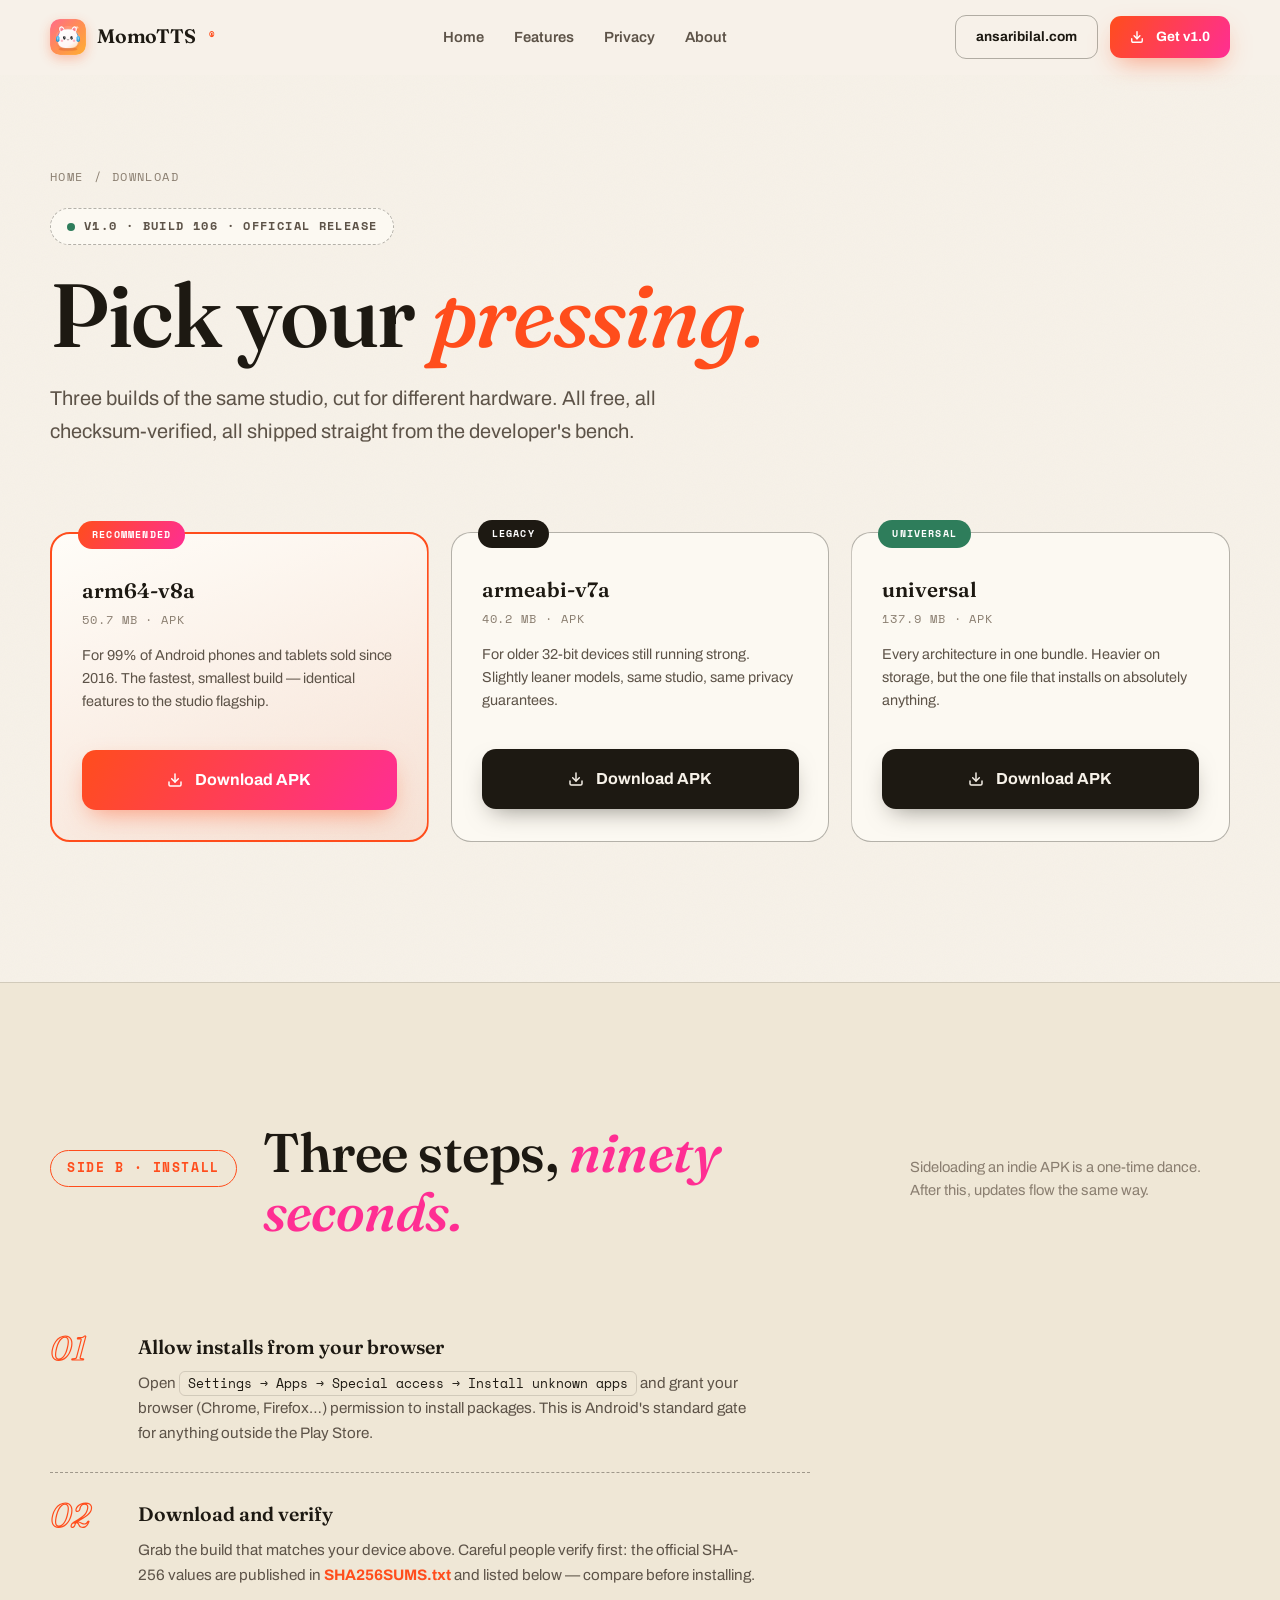
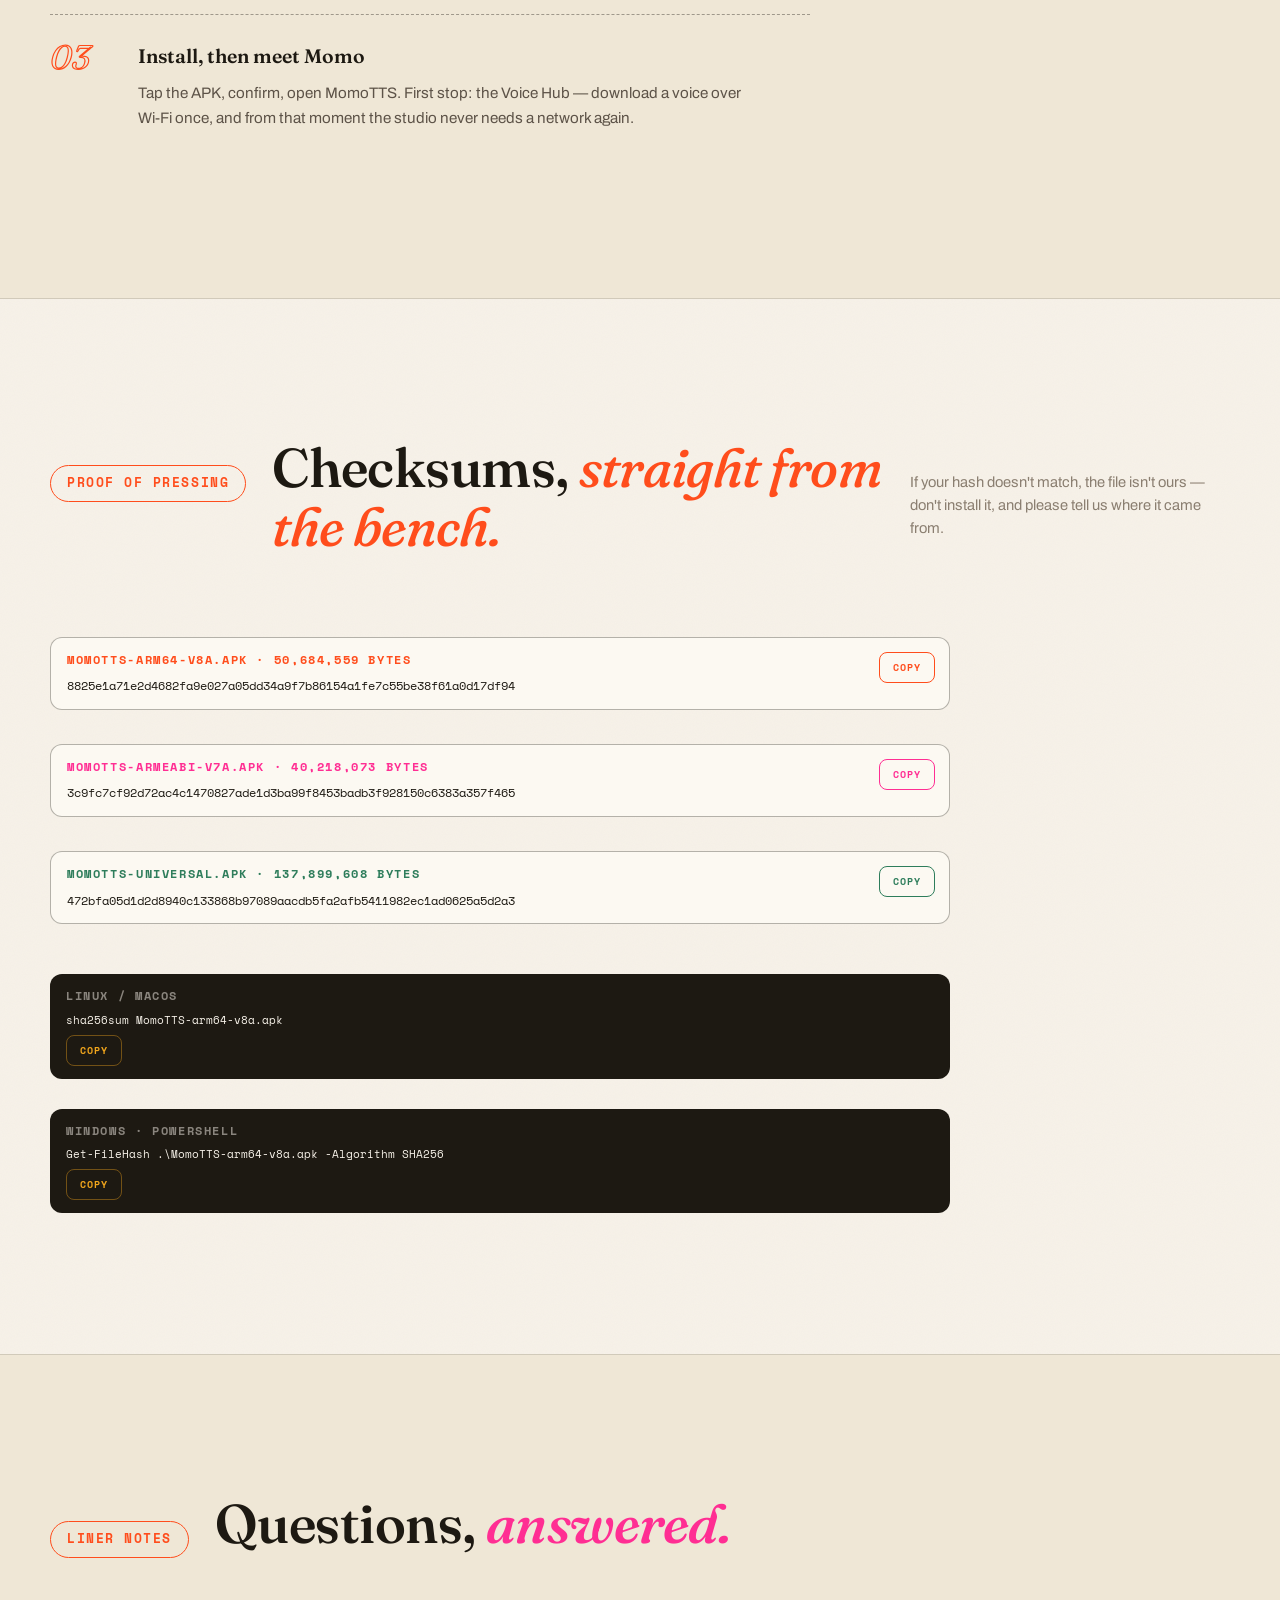
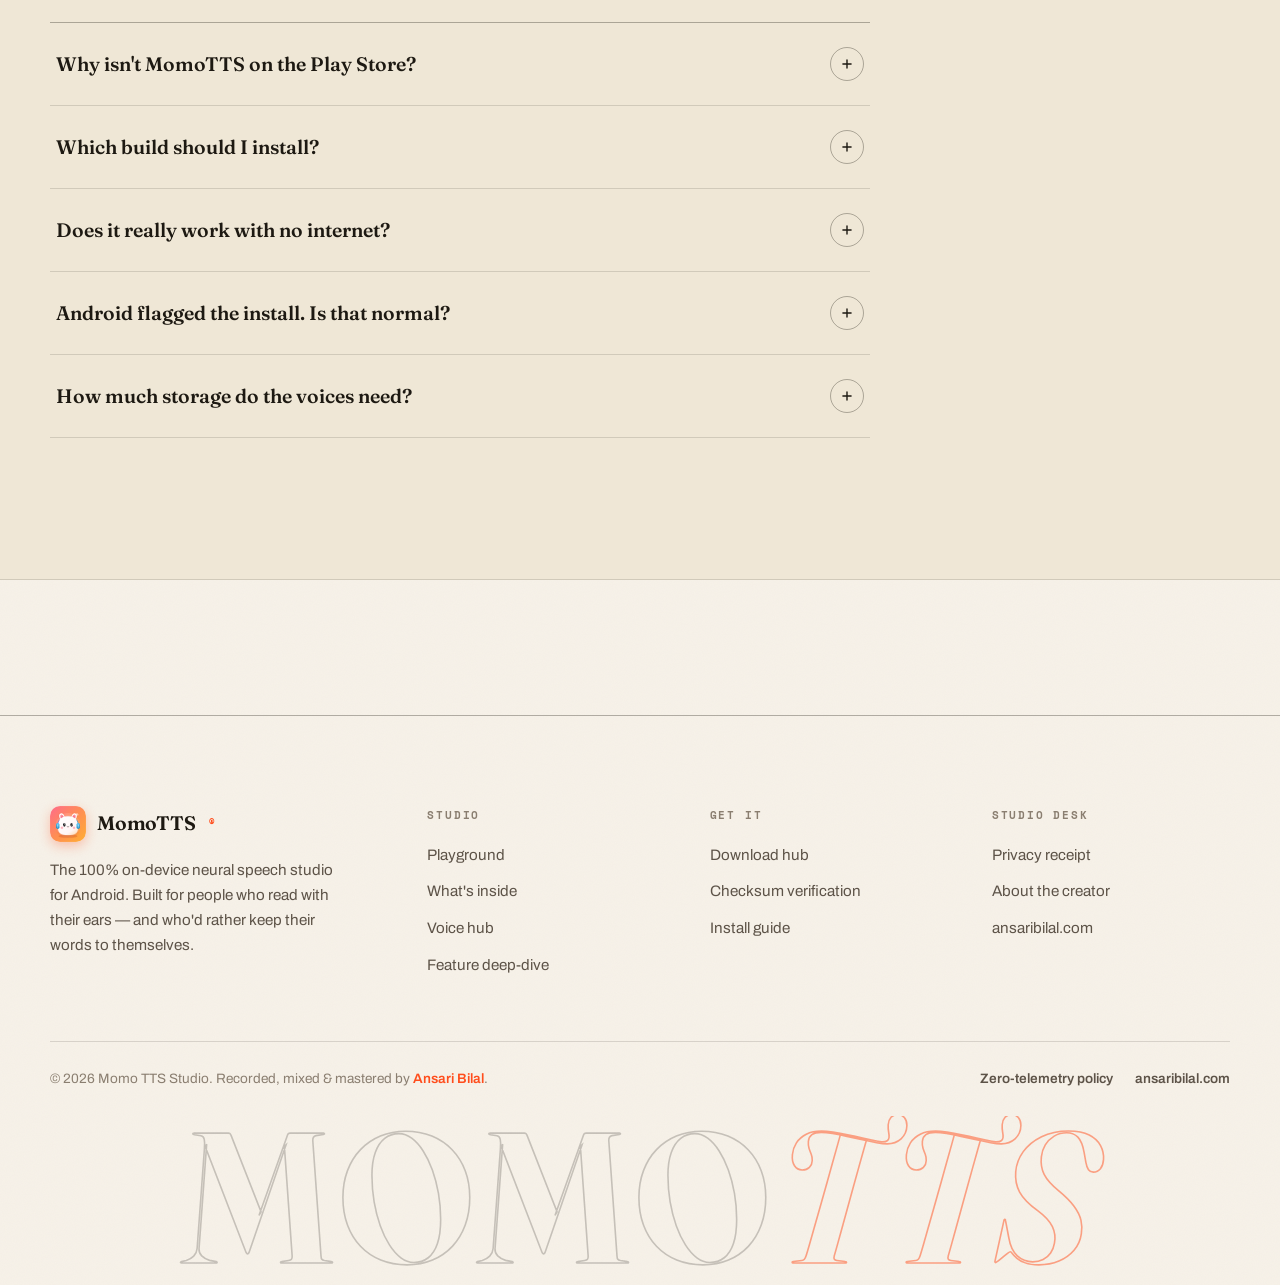
<file: download/index.html>
<!DOCTYPE html>
<html lang="en">
<head>
  <meta charset="UTF-8">
  <meta name="viewport" content="width=device-width, initial-scale=1.0">
  <title>Download MomoTTS v1.0 — Official APK Release Hub</title>
  <meta name="description" content="Download the official MomoTTS v1.0 APK for Android. Three builds for every device, SHA-256 verified, 100% free. Install the on-device neural speech studio in minutes.">
  <link rel="canonical" href="https://bilal140202.github.io/momotts/download/">
  <link rel="icon" type="image/svg+xml" href="../assets/mascot/momo_master_icon.svg">
  <meta name="theme-color" content="#F7F2E9">
  <link rel="preconnect" href="https://fonts.googleapis.com">
  <link rel="preconnect" href="https://fonts.gstatic.com" crossorigin>
  <link href="https://fonts.googleapis.com/css2?family=Fraunces:ital,opsz,wght@0,9..144,300..700;1,9..144,300..700&family=Archivo:wght@400;500;600;700;800&family=Space+Mono:wght@400;700&display=swap" rel="stylesheet">
  <link rel="stylesheet" href="../assets/css/main.css">
</head>
<body>

  <div class="scroll-tape" aria-hidden="true"></div>

  <header class="site-header">
    <div class="container header-inner">
      <a href="../index.html" class="wordmark">
        <img src="../assets/mascot/momo_master_icon.svg" alt="MomoTTS logo">
        MomoTTS<sup>®</sup>
      </a>
      <nav class="main-nav" aria-label="Primary">
        <ul>
          <li><a href="../index.html">Home</a></li>
          <li><a href="../features/index.html">Features</a></li>
          <li><a href="../privacy/index.html">Privacy</a></li>
          <li><a href="../about/index.html">About</a></li>
        </ul>
      </nav>
      <div class="header-actions">
        <a href="https://ansaribilal.com" target="_blank" rel="noopener noreferrer" class="btn btn-ghost btn-sm">ansaribilal.com</a>
        <a href="index.html" class="btn btn-primary btn-sm">
          <svg width="14" height="14" viewBox="0 0 24 24" fill="none" stroke="currentColor" stroke-width="2.4" stroke-linecap="round" stroke-linejoin="round" aria-hidden="true"><path d="M21 15v4a2 2 0 0 1-2 2H5a2 2 0 0 1-2-2v-4"/><path d="m7 10 5 5 5-5"/><path d="M12 15V3"/></svg>
          Get v1.0
        </a>
        <button class="burger" aria-label="Open menu" aria-expanded="false"><span></span><span></span><span></span></button>
      </div>
    </div>
  </header>

  <div class="mobile-sheet" aria-hidden="true">
    <a href="../index.html">Home <i>00</i></a>
    <a href="../features/index.html">Features <i>01</i></a>
    <a href="../privacy/index.html">Privacy <i>02</i></a>
    <a href="../about/index.html">About <i>03</i></a>
    <a href="index.html">Download <i>→</i></a>
  </div>

  <main class="page-body">
    <section class="page-hero">
      <div class="container">
        <div class="crumbs"><a href="../index.html">home</a> <span>/</span> <span>download</span></div>
        <span class="stamp" style="margin-bottom: 24px;"><i class="dot"></i> v1.0 · build 106 · official release</span>
        <h1 class="display-xl">Pick your <span class="serif-accent">pressing.</span></h1>
        <p class="lead">Three builds of the same studio, cut for different hardware. All free, all checksum-verified, all shipped straight from the developer's bench.</p>
      </div>
    </section>

    <!-- Variants -->
    <section class="band" style="padding-top: 20px;">
      <div class="container">
        <div class="dl-grid">
          <div class="dl-card is-primary reveal">
            <span class="dl-badge">Recommended</span>
            <h4>arm64-v8a</h4>
            <span class="dl-size">50.7 MB · APK</span>
            <p>For 99% of Android phones and tablets sold since 2016. The fastest, smallest build — identical features to the studio flagship.</p>
            <a class="btn btn-primary" style="width:100%; justify-content:center;" href="https://github.com/Bilal140202/momotts/releases/download/v1.0/MomoTTS-arm64-v8a.apk">
              <svg width="16" height="16" viewBox="0 0 24 24" fill="none" stroke="currentColor" stroke-width="2.2" stroke-linecap="round" stroke-linejoin="round" aria-hidden="true"><path d="M21 15v4a2 2 0 0 1-2 2H5a2 2 0 0 1-2-2v-4"/><path d="m7 10 5 5 5-5"/><path d="M12 15V3"/></svg>
              Download APK
            </a>
          </div>
          <div class="dl-card reveal reveal-d1">
            <span class="dl-badge" style="background: var(--ink);">Legacy</span>
            <h4>armeabi-v7a</h4>
            <span class="dl-size">40.2 MB · APK</span>
            <p>For older 32-bit devices still running strong. Slightly leaner models, same studio, same privacy guarantees.</p>
            <a class="btn btn-ink" style="width:100%; justify-content:center;" href="https://github.com/Bilal140202/momotts/releases/download/v1.0/MomoTTS-armeabi-v7a.apk">
              <svg width="16" height="16" viewBox="0 0 24 24" fill="none" stroke="currentColor" stroke-width="2.2" stroke-linecap="round" stroke-linejoin="round" aria-hidden="true"><path d="M21 15v4a2 2 0 0 1-2 2H5a2 2 0 0 1-2-2v-4"/><path d="m7 10 5 5 5-5"/><path d="M12 15V3"/></svg>
              Download APK
            </a>
          </div>
          <div class="dl-card reveal reveal-d2">
            <span class="dl-badge" style="background: var(--leaf);">Universal</span>
            <h4>universal</h4>
            <span class="dl-size">137.9 MB · APK</span>
            <p>Every architecture in one bundle. Heavier on storage, but the one file that installs on absolutely anything.</p>
            <a class="btn btn-ink" style="width:100%; justify-content:center;" href="https://github.com/Bilal140202/momotts/releases/download/v1.0/MomoTTS-universal.apk">
              <svg width="16" height="16" viewBox="0 0 24 24" fill="none" stroke="currentColor" stroke-width="2.2" stroke-linecap="round" stroke-linejoin="round" aria-hidden="true"><path d="M21 15v4a2 2 0 0 1-2 2H5a2 2 0 0 1-2-2v-4"/><path d="m7 10 5 5 5-5"/><path d="M12 15V3"/></svg>
              Download APK
            </a>
          </div>
        </div>
      </div>
    </section>

    <!-- Install guide -->
    <section class="band band-deep" id="install">
      <div class="container">
        <div class="band-head">
          <span class="track-no">SIDE B · INSTALL</span>
          <h2 class="display-lg">Three steps, <span class="serif-pink">ninety seconds.</span></h2>
          <p class="head-note">Sideloading an indie APK is a one-time dance. After this, updates flow the same way.</p>
        </div>
        <div class="step-list" style="max-width: 760px;">
          <div class="step-item reveal">
            <div>
              <h4>Allow installs from your browser</h4>
              <p>Open <code>Settings → Apps → Special access → Install unknown apps</code> and grant your browser (Chrome, Firefox…) permission to install packages. This is Android's standard gate for anything outside the Play Store.</p>
            </div>
          </div>
          <div class="step-item reveal">
            <div>
              <h4>Download and verify</h4>
              <p>Grab the build that matches your device above. Careful people verify first: the official SHA-256 values are published in <a href="https://github.com/Bilal140202/momotts/releases/download/v1.0/SHA256SUMS.txt" style="color: var(--tangerine); font-weight: 700;">SHA256SUMS.txt</a> and listed below — compare before installing.</p>
            </div>
          </div>
          <div class="step-item reveal">
            <div>
              <h4>Install, then meet Momo</h4>
              <p>Tap the APK, confirm, open MomoTTS. First stop: the Voice Hub — download a voice over Wi-Fi once, and from that moment the studio never needs a network again.</p>
            </div>
          </div>
        </div>
      </div>
    </section>

    <!-- Verify -->
    <section class="band" id="verify">
      <div class="container">
        <div class="band-head">
          <span class="track-no">PROOF OF PRESSING</span>
          <h2 class="display-lg">Checksums, <span class="serif-accent">straight from the bench.</span></h2>
          <p class="head-note">If your hash doesn't match, the file isn't ours — don't install it, and please tell us where it came from.</p>
        </div>

        <div class="reveal" style="display: grid; gap: 18px; max-width: 900px;">
          <div class="code-box" style="background: var(--paper-card); border-color: var(--line-strong); position: relative; flex-direction: column; align-items: flex-start; gap: 8px;">
            <span class="mono-label" style="color: var(--tangerine);">MomoTTS-arm64-v8a.apk · 50,684,559 bytes</span>
            <code style="color: var(--ink); font-size: 0.78rem;">8825e1a71e2d4682fa9e027a05dd34a9f7b86154a1fe7c55be38f61a0d17df94</code>
            <button class="copy-btn" style="position:absolute; top:14px; right:14px; color: var(--tangerine); border-color: var(--tangerine);" data-copy="8825e1a71e2d4682fa9e027a05dd34a9f7b86154a1fe7c55be38f61a0d17df94">Copy</button>
          </div>
          <div class="code-box" style="background: var(--paper-card); border-color: var(--line-strong); position: relative; flex-direction: column; align-items: flex-start; gap: 8px;">
            <span class="mono-label" style="color: var(--pink);">MomoTTS-armeabi-v7a.apk · 40,218,073 bytes</span>
            <code style="color: var(--ink); font-size: 0.78rem;">3c9fc7cf92d72ac4c1470827ade1d3ba99f8453badb3f928150c6383a357f465</code>
            <button class="copy-btn" style="position:absolute; top:14px; right:14px; color: var(--pink); border-color: var(--pink);" data-copy="3c9fc7cf92d72ac4c1470827ade1d3ba99f8453badb3f928150c6383a357f465">Copy</button>
          </div>
          <div class="code-box" style="background: var(--paper-card); border-color: var(--line-strong); position: relative; flex-direction: column; align-items: flex-start; gap: 8px;">
            <span class="mono-label" style="color: var(--leaf);">MomoTTS-universal.apk · 137,899,608 bytes</span>
            <code style="color: var(--ink); font-size: 0.78rem;">472bfa05d1d2d8940c133868b97089aacdb5fa2afb5411982ec1ad0625a5d2a3</code>
            <button class="copy-btn" style="position:absolute; top:14px; right:14px; color: var(--leaf); border-color: var(--leaf);" data-copy="472bfa05d1d2d8940c133868b97089aacdb5fa2afb5411982ec1ad0625a5d2a3">Copy</button>
          </div>
        </div>

        <div style="margin-top: 34px; max-width: 900px; display: grid; gap: 14px;">
          <div class="code-box" style="background: var(--ink); border: none; flex-direction: column; align-items: flex-start; gap: 6px;">
            <span class="mono-label" style="color: rgba(247,242,233,.5);">Linux / macOS</span>
            <code style="color: var(--paper);">sha256sum MomoTTS-arm64-v8a.apk</code>
            <button class="copy-btn" data-copy="sha256sum MomoTTS-arm64-v8a.apk">Copy</button>
          </div>
          <div class="code-box" style="background: var(--ink); border: none; flex-direction: column; align-items: flex-start; gap: 6px;">
            <span class="mono-label" style="color: rgba(247,242,233,.5);">Windows · PowerShell</span>
            <code style="color: var(--paper);">Get-FileHash .\MomoTTS-arm64-v8a.apk -Algorithm SHA256</code>
            <button class="copy-btn" data-copy="Get-FileHash .\MomoTTS-arm64-v8a.apk -Algorithm SHA256">Copy</button>
          </div>
        </div>
      </div>
    </section>

    <!-- FAQ -->
    <section class="band band-deep">
      <div class="container">
        <div class="band-head">
          <span class="track-no">LINER NOTES</span>
          <h2 class="display-lg">Questions, <span class="serif-pink">answered.</span></h2>
        </div>
        <div class="faq" style="max-width: 820px;">
          <div class="faq-item">
            <button class="faq-q" aria-expanded="false">Why isn't MomoTTS on the Play Store?<span class="fx"><svg viewBox="0 0 24 24"><path d="M12 5v14M5 12h14"/></svg></span></button>
            <div class="faq-a"><div>It ships as a direct APK so the studio stays free, keeps zero telemetry, and never answers to a storefront. The Play-Store-compliant privacy spec is still published — the app simply doesn't need the middleman.</div></div>
          </div>
          <div class="faq-item">
            <button class="faq-q" aria-expanded="false">Which build should I install?<span class="fx"><svg viewBox="0 0 24 24"><path d="M12 5v14M5 12h14"/></svg></span></button>
            <div class="faq-a"><div>If your phone is from the last ~8 years, take <code>arm64-v8a</code>. Only choose <code>armeabi-v7a</code> for older 32-bit hardware, or <code>universal</code> if you're not sure and want one file that always works.</div></div>
          </div>
          <div class="faq-item">
            <button class="faq-q" aria-expanded="false">Does it really work with no internet?<span class="fx"><svg viewBox="0 0 24 24"><path d="M12 5v14M5 12h14"/></svg></span></button>
            <div class="faq-a"><div>Yes — synthesis, splitting, dialogue casting, and export are all local. The only online action is downloading new voice models from the hub, which you do once per voice over Wi-Fi.</div></div>
          </div>
          <div class="faq-item">
            <button class="faq-q" aria-expanded="false">Android flagged the install. Is that normal?<span class="fx"><svg viewBox="0 0 24 24"><path d="M12 5v14M5 12h14"/></svg></span></button>
            <div class="faq-a"><div>Yes. Any APK outside the Play Store triggers Play Protect's generic warning. Verify the SHA-256 against the values above — if it matches, the file is the official build and the warning is just the standard sideload friction.</div></div>
          </div>
          <div class="faq-item">
            <button class="faq-q" aria-expanded="false">How much storage do the voices need?<span class="fx"><svg viewBox="0 0 24 24"><path d="M12 5v14M5 12h14"/></svg></span></button>
            <div class="faq-a"><div>Voice models are lightweight (tens of MB each) and the hub shows the exact footprint per voice with a one-tap cache cleaner — keep the cast you love, evict the rest, re-download anytime.</div></div>
          </div>
        </div>
      </div>
    </section>
  </main>

  <footer class="site-footer">
    <div class="container">
      <div class="footer-grid">
        <div class="footer-brand">
          <a href="../index.html" class="wordmark">
            <img src="../assets/mascot/momo_master_icon.svg" alt="MomoTTS logo">
            MomoTTS<sup>®</sup>
          </a>
          <p>The 100% on-device neural speech studio for Android. Built for people who read with their ears — and who'd rather keep their words to themselves.</p>
        </div>
        <div class="footer-col">
          <h4>Studio</h4>
          <ul>
            <li><a href="../index.html#playground">Playground</a></li>
            <li><a href="../index.html#tracks">What's inside</a></li>
            <li><a href="../index.html#voices">Voice hub</a></li>
            <li><a href="../features/index.html">Feature deep-dive</a></li>
          </ul>
        </div>
        <div class="footer-col">
          <h4>Get it</h4>
          <ul>
            <li><a href="index.html">Download hub</a></li>
            <li><a href="index.html#verify">Checksum verification</a></li>
            <li><a href="index.html#install">Install guide</a></li>
          </ul>
        </div>
        <div class="footer-col">
          <h4>Studio desk</h4>
          <ul>
            <li><a href="../privacy/index.html">Privacy receipt</a></li>
            <li><a href="../about/index.html">About the creator</a></li>
            <li><a href="https://ansaribilal.com" target="_blank" rel="noopener noreferrer">ansaribilal.com</a></li>
          </ul>
        </div>
      </div>
      <div class="footer-bottom">
        <div>© <span class="yearNow">2026</span> Momo TTS Studio. Recorded, mixed &amp; mastered by <a href="https://ansaribilal.com" target="_blank" rel="noopener noreferrer" style="color: var(--tangerine);">Ansari Bilal</a>.</div>
        <div class="footer-legal">
          <a href="../privacy/index.html">Zero-telemetry policy</a>
          <a href="https://ansaribilal.com" target="_blank" rel="noopener noreferrer">ansaribilal.com</a>
        </div>
      </div>
    </div>
    <div class="footer-wordmark" aria-hidden="true">MOMO<em>TTS</em></div>
  </footer>

  <script src="../assets/js/main.js"></script>
</body>
</html>
</file>
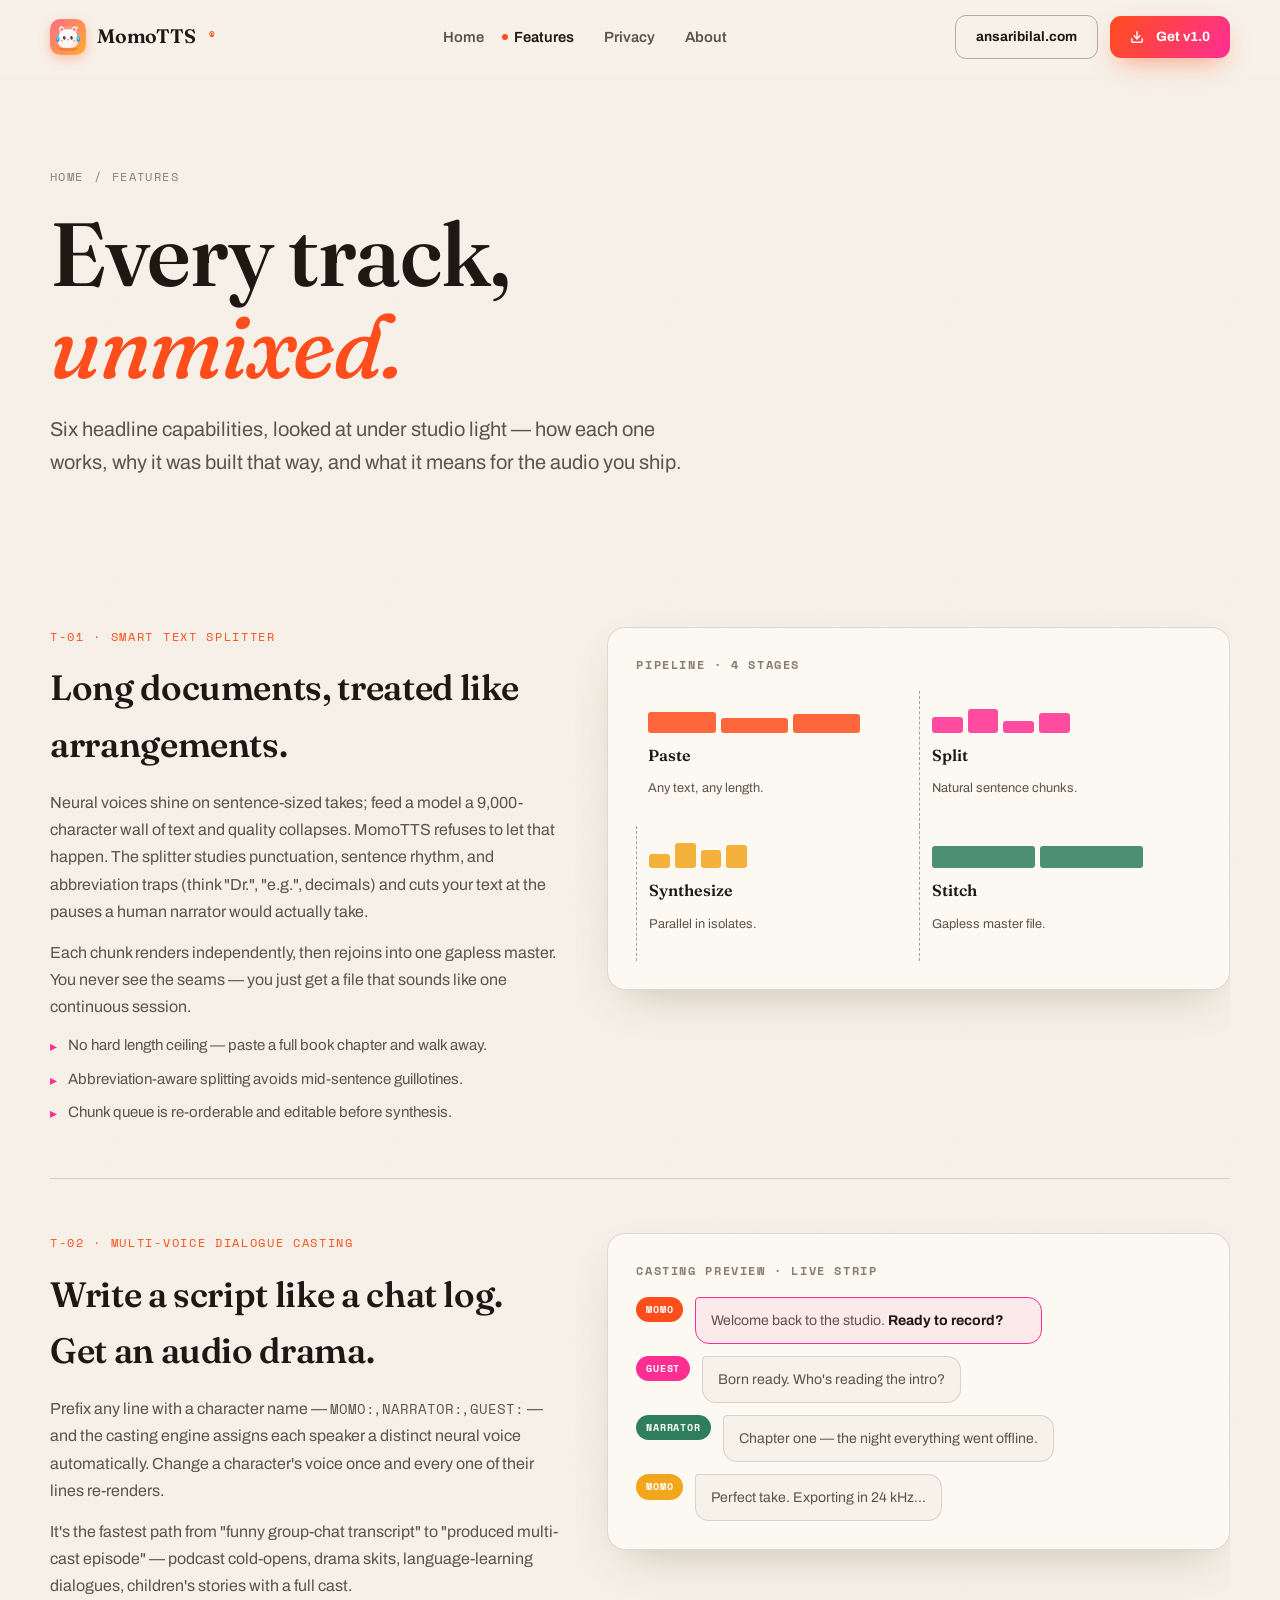
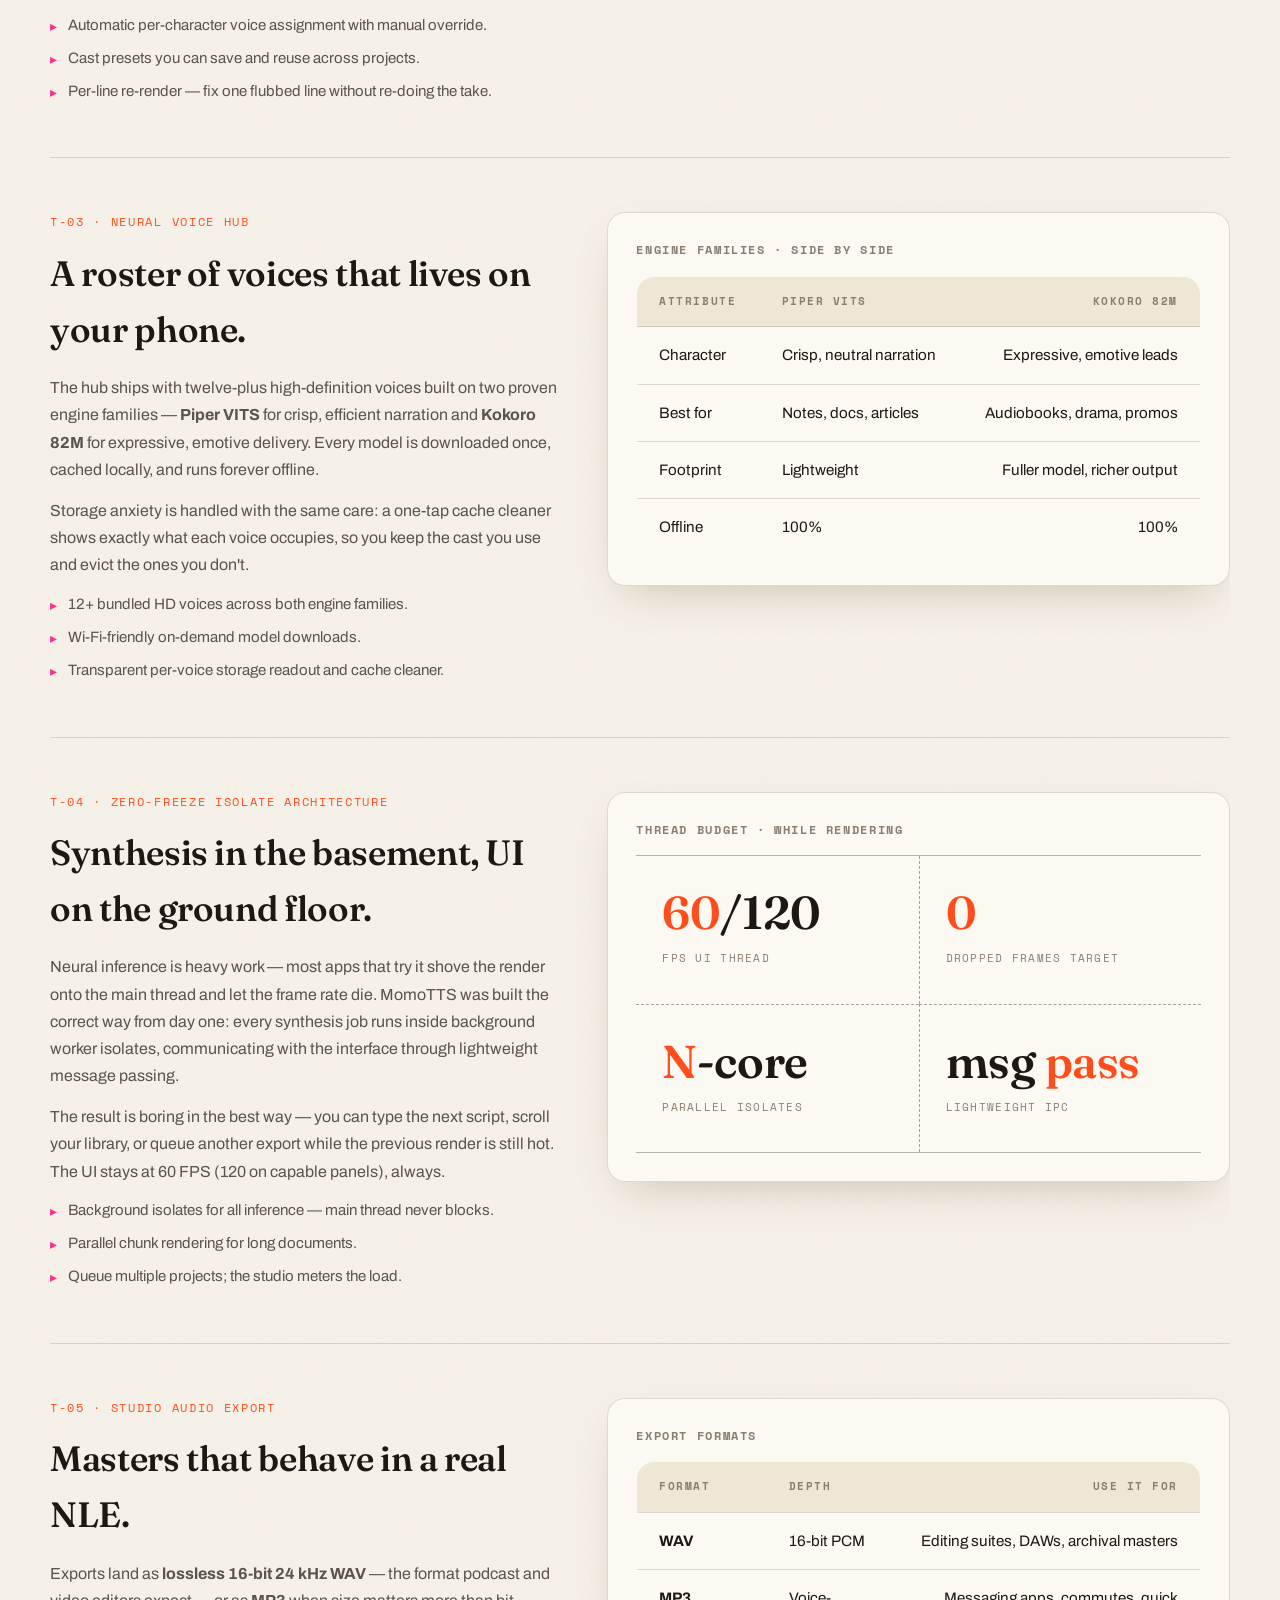
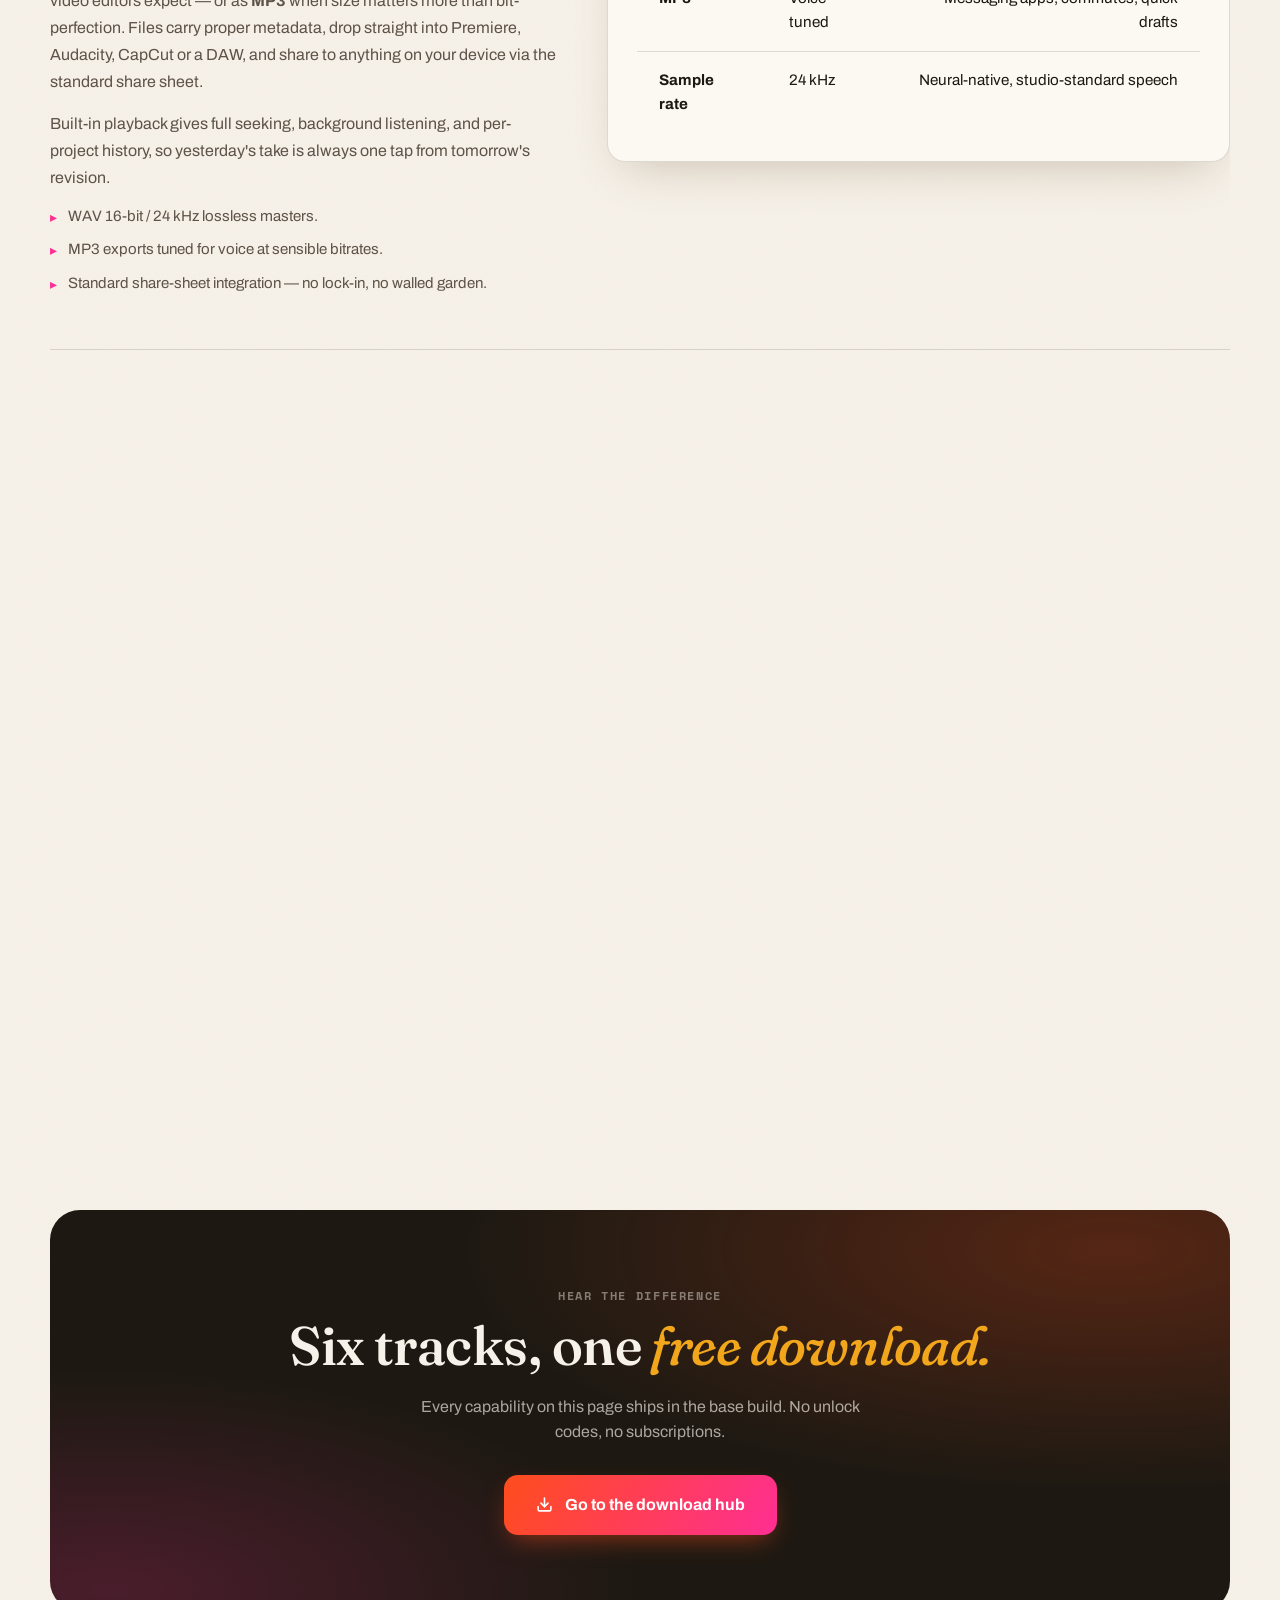
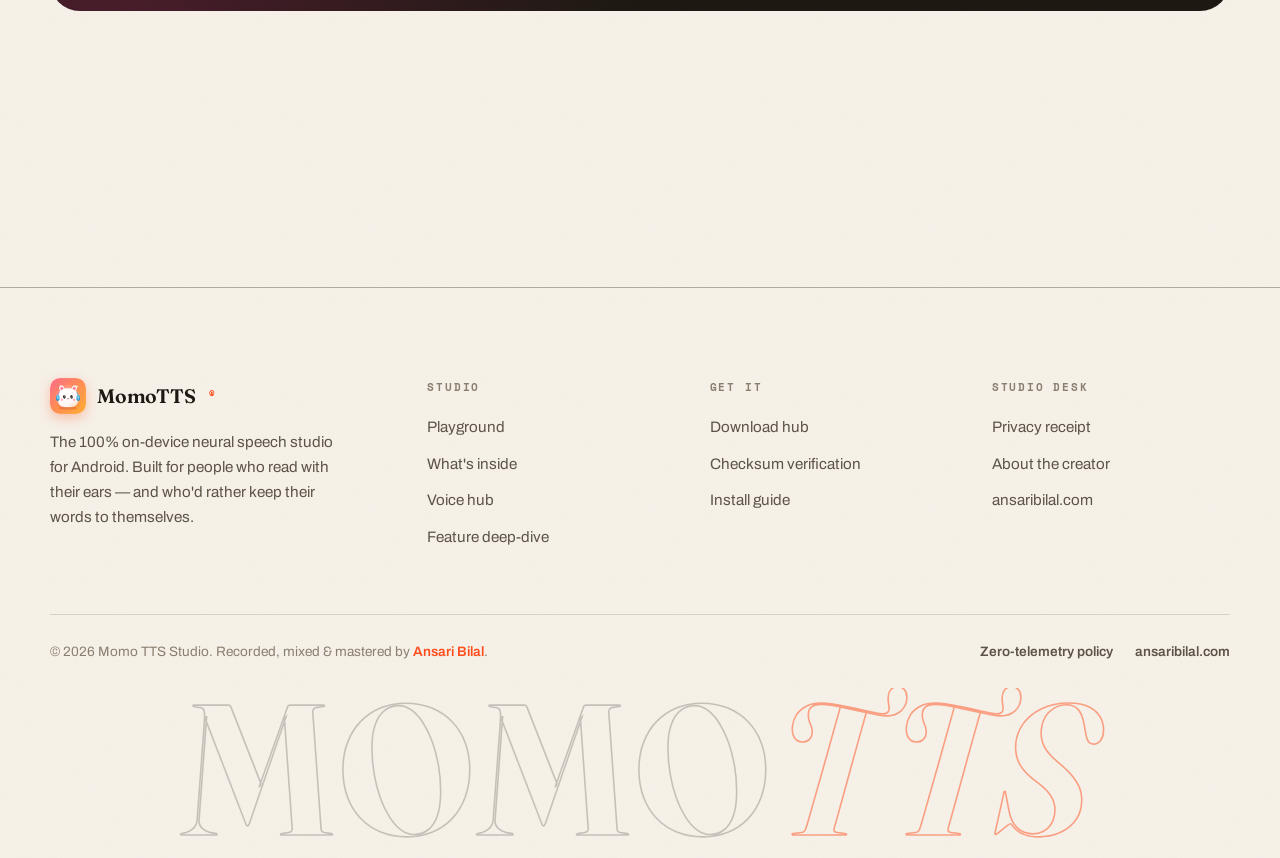
<file: features/index.html>
<!DOCTYPE html>
<html lang="en">
<head>
  <meta charset="UTF-8">
  <meta name="viewport" content="width=device-width, initial-scale=1.0">
  <title>Feature Deep-Dive — MomoTTS On-Device Neural Speech Studio</title>
  <meta name="description" content="Every MomoTTS capability, examined: the smart text splitter, multi-voice dialogue casting, the neural voice hub, isolate architecture, studio export, and the offline sandbox.">
  <link rel="canonical" href="https://bilal140202.github.io/momotts/features/">
  <link rel="icon" type="image/svg+xml" href="../assets/mascot/momo_master_icon.svg">
  <meta name="theme-color" content="#F7F2E9">
  <link rel="preconnect" href="https://fonts.googleapis.com">
  <link rel="preconnect" href="https://fonts.gstatic.com" crossorigin>
  <link href="https://fonts.googleapis.com/css2?family=Fraunces:ital,opsz,wght@0,9..144,300..700;1,9..144,300..700&family=Archivo:wght@400;500;600;700;800&family=Space+Mono:wght@400;700&display=swap" rel="stylesheet">
  <link rel="stylesheet" href="../assets/css/main.css">
</head>
<body>

  <div class="scroll-tape" aria-hidden="true"></div>

  <header class="site-header">
    <div class="container header-inner">
      <a href="../index.html" class="wordmark">
        <img src="../assets/mascot/momo_master_icon.svg" alt="MomoTTS logo">
        MomoTTS<sup>®</sup>
      </a>
      <nav class="main-nav" aria-label="Primary">
        <ul>
          <li><a href="../index.html">Home</a></li>
          <li><a href="index.html" aria-current="page">Features</a></li>
          <li><a href="../privacy/index.html">Privacy</a></li>
          <li><a href="../about/index.html">About</a></li>
        </ul>
      </nav>
      <div class="header-actions">
        <a href="https://ansaribilal.com" target="_blank" rel="noopener noreferrer" class="btn btn-ghost btn-sm">ansaribilal.com</a>
        <a href="../download/index.html" class="btn btn-primary btn-sm">
          <svg width="14" height="14" viewBox="0 0 24 24" fill="none" stroke="currentColor" stroke-width="2.4" stroke-linecap="round" stroke-linejoin="round" aria-hidden="true"><path d="M21 15v4a2 2 0 0 1-2 2H5a2 2 0 0 1-2-2v-4"/><path d="m7 10 5 5 5-5"/><path d="M12 15V3"/></svg>
          Get v1.0
        </a>
        <button class="burger" aria-label="Open menu" aria-expanded="false"><span></span><span></span><span></span></button>
      </div>
    </div>
  </header>

  <div class="mobile-sheet" aria-hidden="true">
    <a href="../index.html">Home <i>00</i></a>
    <a href="index.html">Features <i>01</i></a>
    <a href="../privacy/index.html">Privacy <i>02</i></a>
    <a href="../about/index.html">About <i>03</i></a>
    <a href="../download/index.html">Download <i>→</i></a>
  </div>

  <main class="page-body">
    <section class="page-hero">
      <div class="container">
        <div class="crumbs"><a href="../index.html">home</a> <span>/</span> <span>features</span></div>
        <h1 class="display-xl">Every track, <span class="serif-accent">unmixed.</span></h1>
        <p class="lead">Six headline capabilities, looked at under studio light — how each one works, why it was built that way, and what it means for the audio you ship.</p>
      </div>
    </section>

    <section class="band" style="padding-top: 30px;">
      <div class="container">

        <div class="feat-block reveal">
          <div>
            <span class="f-no">T-01 · SMART TEXT SPLITTER</span>
            <h3>Long documents, treated like arrangements.</h3>
            <p>Neural voices shine on sentence-sized takes; feed a model a 9,000-character wall of text and quality collapses. MomoTTS refuses to let that happen. The splitter studies punctuation, sentence rhythm, and abbreviation traps (think "Dr.", "e.g.", decimals) and cuts your text at the pauses a human narrator would actually take.</p>
            <p>Each chunk renders independently, then rejoins into one gapless master. You never see the seams — you just get a file that sounds like one continuous session.</p>
            <ul>
              <li>No hard length ceiling — paste a full book chapter and walk away.</li>
              <li>Abbreviation-aware splitting avoids mid-sentence guillotines.</li>
              <li>Chunk queue is re-orderable and editable before synthesis.</li>
            </ul>
          </div>
          <div class="feat-visual">
            <div class="fv-label mono-label">pipeline · 4 stages</div>
            <div class="pipeline" style="grid-template-columns: 1fr 1fr;">
              <div class="pipe-step" style="border-top:none;padding:16px 12px 12px;">
                <div class="pipe-visual" style="height:26px;margin-bottom:10px;"><i style="width:26%;height:80%"></i><i style="width:26%;height:55%"></i><i style="width:26%;height:70%"></i></div>
                <h4 style="font-size:1rem;">Paste</h4>
                <p style="font-size:0.8rem;">Any text, any length.</p>
              </div>
              <div class="pipe-step" style="border-top:none;padding:16px 12px 12px;">
                <div class="pipe-visual" style="height:26px;margin-bottom:10px;"><i style="width:12%;height:60%"></i><i style="width:12%;height:90%"></i><i style="width:12%;height:45%"></i><i style="width:12%;height:75%"></i></div>
                <h4 style="font-size:1rem;">Split</h4>
                <p style="font-size:0.8rem;">Natural sentence chunks.</p>
              </div>
              <div class="pipe-step" style="padding:16px 12px 12px;">
                <div class="pipe-visual" style="height:26px;margin-bottom:10px;"><i style="width:8%;height:55%"></i><i style="width:8%;height:95%"></i><i style="width:8%;height:70%"></i><i style="width:8%;height:88%"></i></div>
                <h4 style="font-size:1rem;">Synthesize</h4>
                <p style="font-size:0.8rem;">Parallel in isolates.</p>
              </div>
              <div class="pipe-step" style="padding:16px 12px 12px;">
                <div class="pipe-visual" style="height:26px;margin-bottom:10px;"><i style="width:40%;height:85%;animation:none"></i><i style="width:40%;height:85%;animation:none"></i></div>
                <h4 style="font-size:1rem;">Stitch</h4>
                <p style="font-size:0.8rem;">Gapless master file.</p>
              </div>
            </div>
          </div>
        </div>

        <div class="feat-block reveal">
          <div>
            <span class="f-no">T-02 · MULTI-VOICE DIALOGUE CASTING</span>
            <h3>Write a script like a chat log. Get an audio drama.</h3>
            <p>Prefix any line with a character name — <code style="font-size:0.85em;">MOMO:</code>, <code style="font-size:0.85em;">NARRATOR:</code>, <code style="font-size:0.85em;">GUEST:</code> — and the casting engine assigns each speaker a distinct neural voice automatically. Change a character's voice once and every one of their lines re-renders.</p>
            <p>It's the fastest path from "funny group-chat transcript" to "produced multi-cast episode" — podcast cold-opens, drama skits, language-learning dialogues, children's stories with a full cast.</p>
            <ul>
              <li>Automatic per-character voice assignment with manual override.</li>
              <li>Cast presets you can save and reuse across projects.</li>
              <li>Per-line re-render — fix one flubbed line without re-doing the take.</li>
            </ul>
          </div>
          <div class="feat-visual">
            <div class="fv-label mono-label">casting preview · live strip</div>
            <div class="mock-dialog">
              <div class="mock-line is-speaking">
                <span class="who" style="background:#FF4D1C;">MOMO</span>
                <span class="bubble">Welcome back to the studio. <b>Ready to record?</b><span class="eq"><i></i><i></i><i></i></span></span>
              </div>
              <div class="mock-line">
                <span class="who" style="background:#FF2E93;">GUEST</span>
                <span class="bubble">Born ready. Who's reading the intro?</span>
              </div>
              <div class="mock-line">
                <span class="who" style="background:#2E7D5B;">NARRATOR</span>
                <span class="bubble">Chapter one — the night everything went offline.</span>
              </div>
              <div class="mock-line">
                <span class="who" style="background:#F2A61C;">MOMO</span>
                <span class="bubble">Perfect take. Exporting in 24&nbsp;kHz…</span>
              </div>
            </div>
          </div>
        </div>

        <div class="feat-block reveal">
          <div>
            <span class="f-no">T-03 · NEURAL VOICE HUB</span>
            <h3>A roster of voices that lives on your phone.</h3>
            <p>The hub ships with twelve-plus high-definition voices built on two proven engine families — <strong>Piper VITS</strong> for crisp, efficient narration and <strong>Kokoro 82M</strong> for expressive, emotive delivery. Every model is downloaded once, cached locally, and runs forever offline.</p>
            <p>Storage anxiety is handled with the same care: a one-tap cache cleaner shows exactly what each voice occupies, so you keep the cast you use and evict the ones you don't.</p>
            <ul>
              <li>12+ bundled HD voices across both engine families.</li>
              <li>Wi-Fi-friendly on-demand model downloads.</li>
              <li>Transparent per-voice storage readout and cache cleaner.</li>
            </ul>
          </div>
          <div class="feat-visual">
            <div class="fv-label mono-label">engine families · side by side</div>
            <table class="spec-table">
              <thead><tr><th>Attribute</th><th>Piper VITS</th><th>Kokoro 82M</th></tr></thead>
              <tbody>
                <tr><td>Character</td><td>Crisp, neutral narration</td><td>Expressive, emotive leads</td></tr>
                <tr><td>Best for</td><td>Notes, docs, articles</td><td>Audiobooks, drama, promos</td></tr>
                <tr><td>Footprint</td><td>Lightweight</td><td>Fuller model, richer output</td></tr>
                <tr><td>Offline</td><td>100%</td><td>100%</td></tr>
              </tbody>
            </table>
          </div>
        </div>

        <div class="feat-block reveal">
          <div>
            <span class="f-no">T-04 · ZERO-FREEZE ISOLATE ARCHITECTURE</span>
            <h3>Synthesis in the basement, UI on the ground floor.</h3>
            <p>Neural inference is heavy work — most apps that try it shove the render onto the main thread and let the frame rate die. MomoTTS was built the correct way from day one: every synthesis job runs inside background worker isolates, communicating with the interface through lightweight message passing.</p>
            <p>The result is boring in the best way — you can type the next script, scroll your library, or queue another export while the previous render is still hot. The UI stays at 60 FPS (120 on capable panels), always.</p>
            <ul>
              <li>Background isolates for all inference — main thread never blocks.</li>
              <li>Parallel chunk rendering for long documents.</li>
              <li>Queue multiple projects; the studio meters the load.</li>
            </ul>
          </div>
          <div class="feat-visual">
            <div class="fv-label mono-label">thread budget · while rendering</div>
            <div class="stat-strip" style="grid-template-columns:1fr 1fr;">
              <div class="stat-cell" style="border-left:none;"><b><i>60</i>/120</b><span>FPS UI thread</span></div>
              <div class="stat-cell"><b><i>0</i></b><span>Dropped frames target</span></div>
              <div class="stat-cell" style="border-left:none;border-top:1.5px dashed var(--line-dotted);"><b><i>N</i>-core</b><span>Parallel isolates</span></div>
              <div class="stat-cell" style="border-top:1.5px dashed var(--line-dotted);"><b>msg <i>pass</i></b><span>Lightweight IPC</span></div>
            </div>
          </div>
        </div>

        <div class="feat-block reveal">
          <div>
            <span class="f-no">T-05 · STUDIO AUDIO EXPORT</span>
            <h3>Masters that behave in a real NLE.</h3>
            <p>Exports land as <strong>lossless 16-bit 24 kHz WAV</strong> — the format podcast and video editors expect — or as <strong>MP3</strong> when size matters more than bit-perfection. Files carry proper metadata, drop straight into Premiere, Audacity, CapCut or a DAW, and share to anything on your device via the standard share sheet.</p>
            <p>Built-in playback gives full seeking, background listening, and per-project history, so yesterday's take is always one tap from tomorrow's revision.</p>
            <ul>
              <li>WAV 16-bit / 24 kHz lossless masters.</li>
              <li>MP3 exports tuned for voice at sensible bitrates.</li>
              <li>Standard share-sheet integration — no lock-in, no walled garden.</li>
            </ul>
          </div>
          <div class="feat-visual">
            <div class="fv-label mono-label">export formats</div>
            <table class="spec-table">
              <thead><tr><th>Format</th><th>Depth</th><th>Use it for</th></tr></thead>
              <tbody>
                <tr><td><b>WAV</b></td><td>16-bit PCM</td><td>Editing suites, DAWs, archival masters</td></tr>
                <tr><td><b>MP3</b></td><td>Voice-tuned</td><td>Messaging apps, commutes, quick drafts</td></tr>
                <tr><td><b>Sample rate</b></td><td>24 kHz</td><td>Neural-native, studio-standard speech</td></tr>
              </tbody>
            </table>
          </div>
        </div>

        <div class="feat-block reveal">
          <div>
            <span class="f-no">T-06 · OFFLINE SANDBOX</span>
            <h3>Airplane mode is not a degraded state. It's the design.</h3>
            <p>There is no telemetry pipeline to disable and no account to "temporarily" require. Models, text, and audio live inside the app's private storage on your hardware. The only network call MomoTTS ever makes is the one you request: pulling a new voice model from the hub.</p>
            <p>That architectural decision pays you back constantly — basement studios, flights, dead zones, exams, or simply the refusal to let a speech app phone home.</p>
            <ul>
              <li>No analytics SDK, no ad framework, no crash-telemetry beacon.</li>
              <li>No dangerous permissions requested — storage stays sandboxed.</li>
              <li>Everything works offline except optional voice downloads.</li>
            </ul>
          </div>
          <div class="feat-visual">
            <div class="fv-label mono-label">network activity · typical session</div>
            <div class="pg-wave" style="height:70px;"><canvas data-wave></canvas></div>
            <p style="font-size:0.82rem;color:var(--ink-dim);margin-top:12px;">The waveform above is your session's energy. The network's is a flat line — and that's the point.</p>
          </div>
        </div>

      </div>
    </section>

    <!-- CTA -->
    <section class="band">
      <div class="container">
        <div class="cta-band reveal">
          <div class="cta-inner" style="grid-template-columns: 1fr;">
            <div style="text-align:center;">
              <span class="mono-label">HEAR THE DIFFERENCE</span>
              <h2 class="display-lg">Six tracks, one <span class="serif-accent">free download.</span></h2>
              <p style="margin-inline:auto;">Every capability on this page ships in the base build. No unlock codes, no subscriptions.</p>
              <div style="margin-top: 30px;">
                <a href="../download/index.html" class="btn btn-primary">
                  <svg width="17" height="17" viewBox="0 0 24 24" fill="none" stroke="currentColor" stroke-width="2.2" stroke-linecap="round" stroke-linejoin="round" aria-hidden="true"><path d="M21 15v4a2 2 0 0 1-2 2H5a2 2 0 0 1-2-2v-4"/><path d="m7 10 5 5 5-5"/><path d="M12 15V3"/></svg>
                  Go to the download hub
                </a>
              </div>
            </div>
          </div>
        </div>
      </div>
    </section>
  </main>

  <footer class="site-footer">
    <div class="container">
      <div class="footer-grid">
        <div class="footer-brand">
          <a href="../index.html" class="wordmark">
            <img src="../assets/mascot/momo_master_icon.svg" alt="MomoTTS logo">
            MomoTTS<sup>®</sup>
          </a>
          <p>The 100% on-device neural speech studio for Android. Built for people who read with their ears — and who'd rather keep their words to themselves.</p>
        </div>
        <div class="footer-col">
          <h4>Studio</h4>
          <ul>
            <li><a href="../index.html#playground">Playground</a></li>
            <li><a href="../index.html#tracks">What's inside</a></li>
            <li><a href="../index.html#voices">Voice hub</a></li>
            <li><a href="index.html">Feature deep-dive</a></li>
          </ul>
        </div>
        <div class="footer-col">
          <h4>Get it</h4>
          <ul>
            <li><a href="../download/index.html">Download hub</a></li>
            <li><a href="../download/index.html#verify">Checksum verification</a></li>
            <li><a href="../download/index.html#install">Install guide</a></li>
          </ul>
        </div>
        <div class="footer-col">
          <h4>Studio desk</h4>
          <ul>
            <li><a href="../privacy/index.html">Privacy receipt</a></li>
            <li><a href="../about/index.html">About the creator</a></li>
            <li><a href="https://ansaribilal.com" target="_blank" rel="noopener noreferrer">ansaribilal.com</a></li>
          </ul>
        </div>
      </div>
      <div class="footer-bottom">
        <div>© <span class="yearNow">2026</span> Momo TTS Studio. Recorded, mixed &amp; mastered by <a href="https://ansaribilal.com" target="_blank" rel="noopener noreferrer" style="color: var(--tangerine);">Ansari Bilal</a>.</div>
        <div class="footer-legal">
          <a href="../privacy/index.html">Zero-telemetry policy</a>
          <a href="https://ansaribilal.com" target="_blank" rel="noopener noreferrer">ansaribilal.com</a>
        </div>
      </div>
    </div>
    <div class="footer-wordmark" aria-hidden="true">MOMO<em>TTS</em></div>
  </footer>

  <script src="../assets/js/main.js"></script>
</body>
</html>
</file>
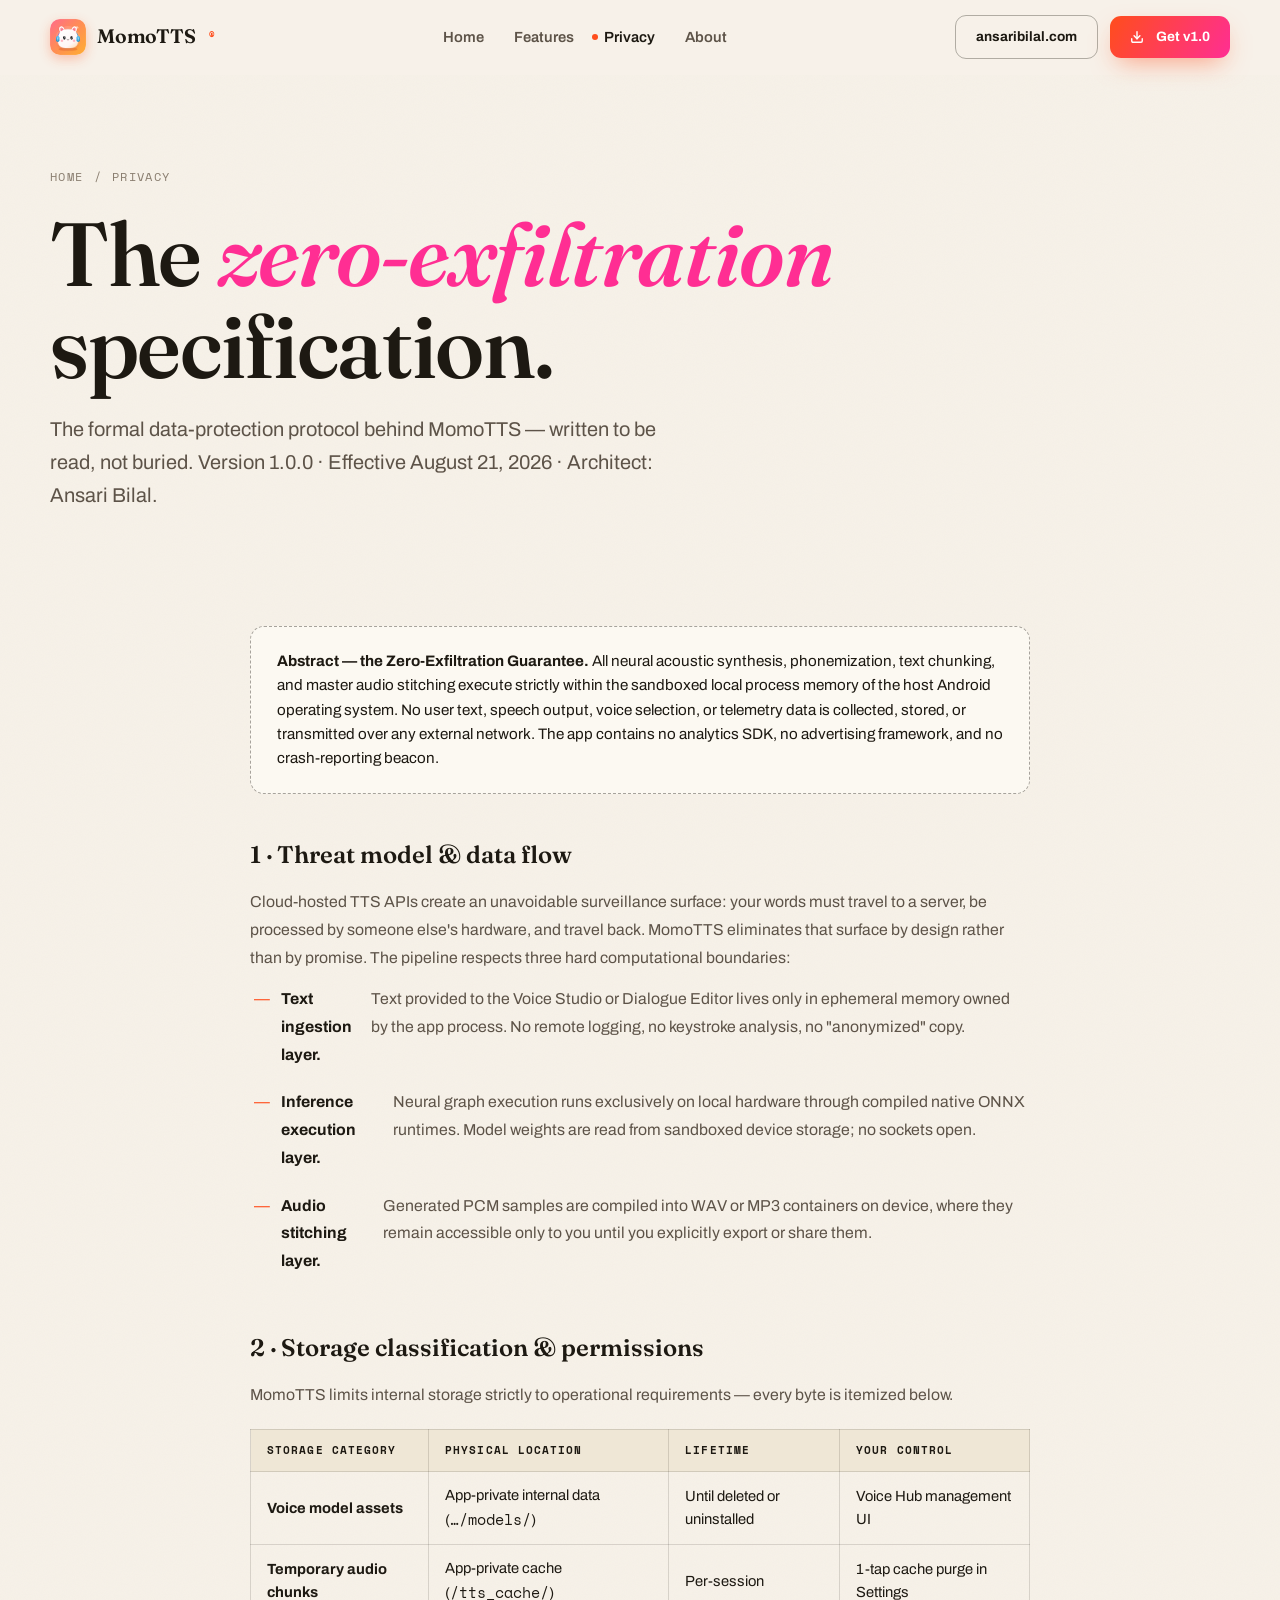
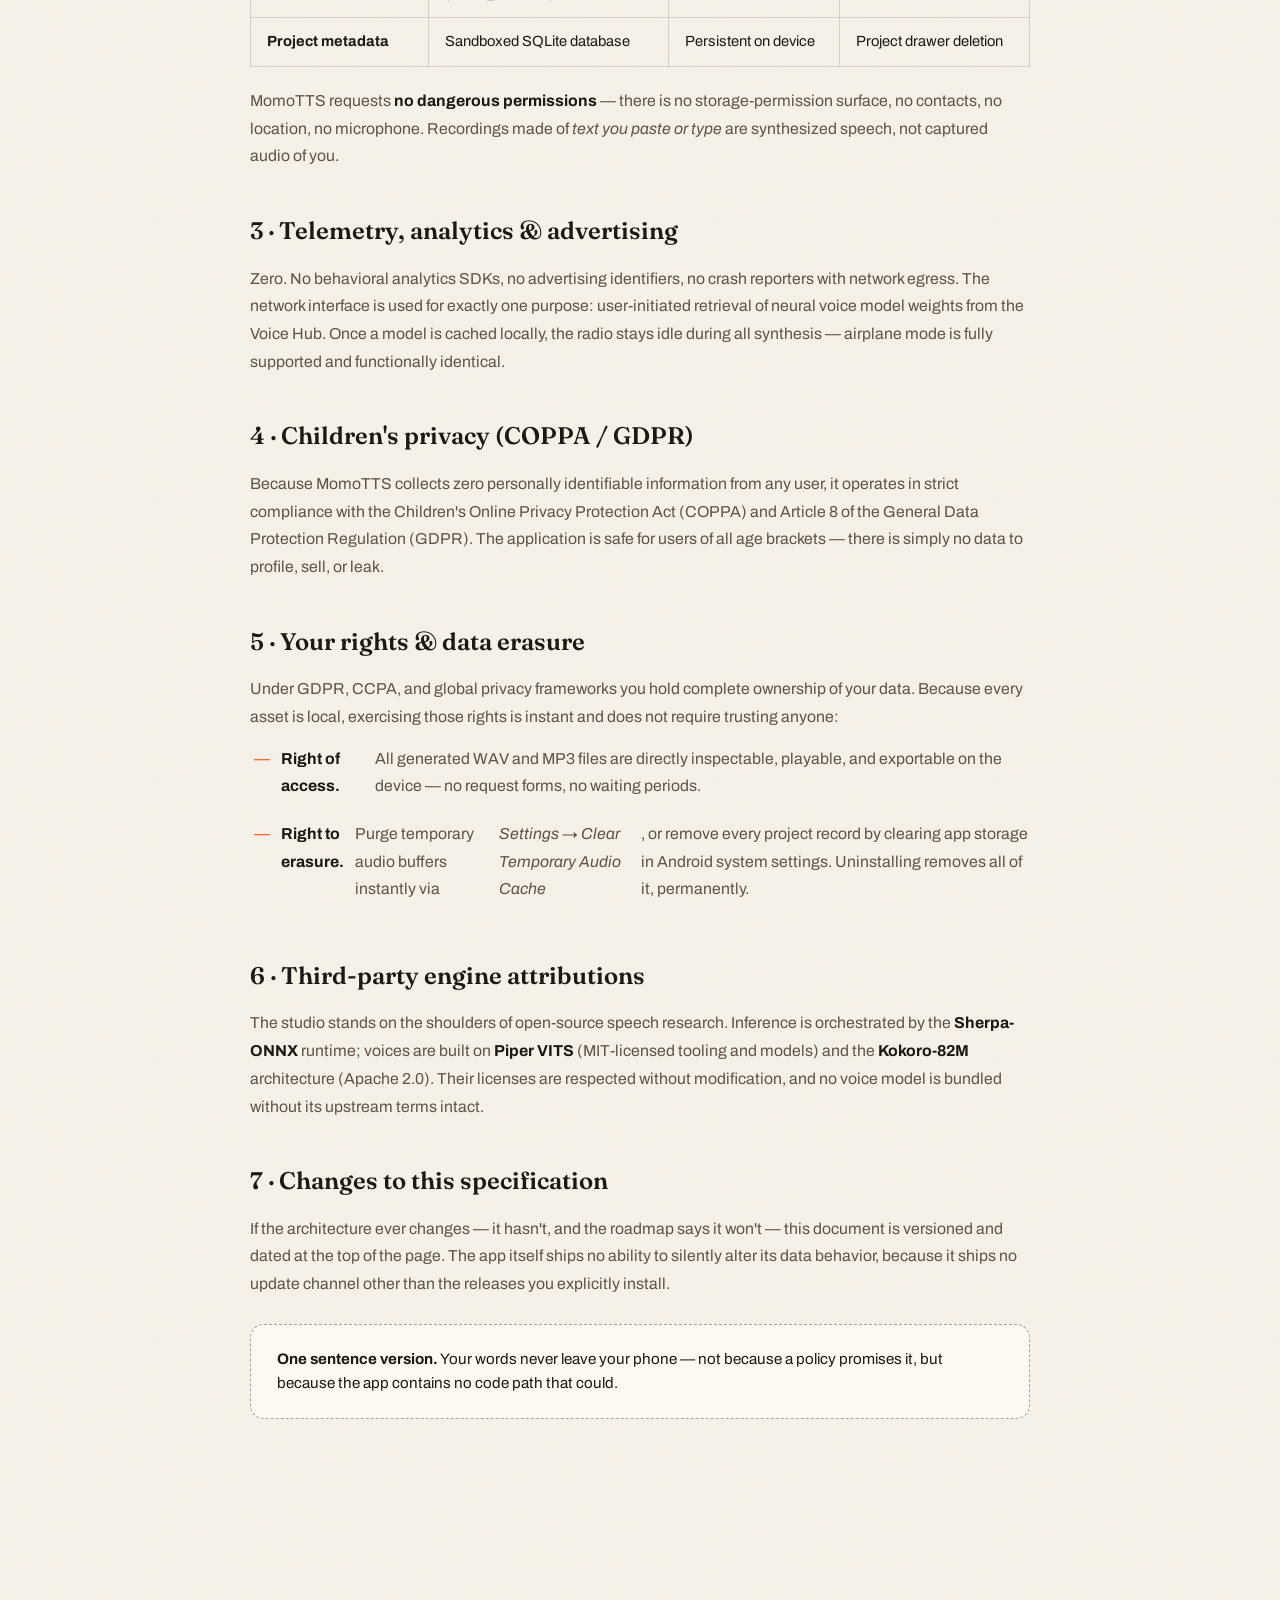
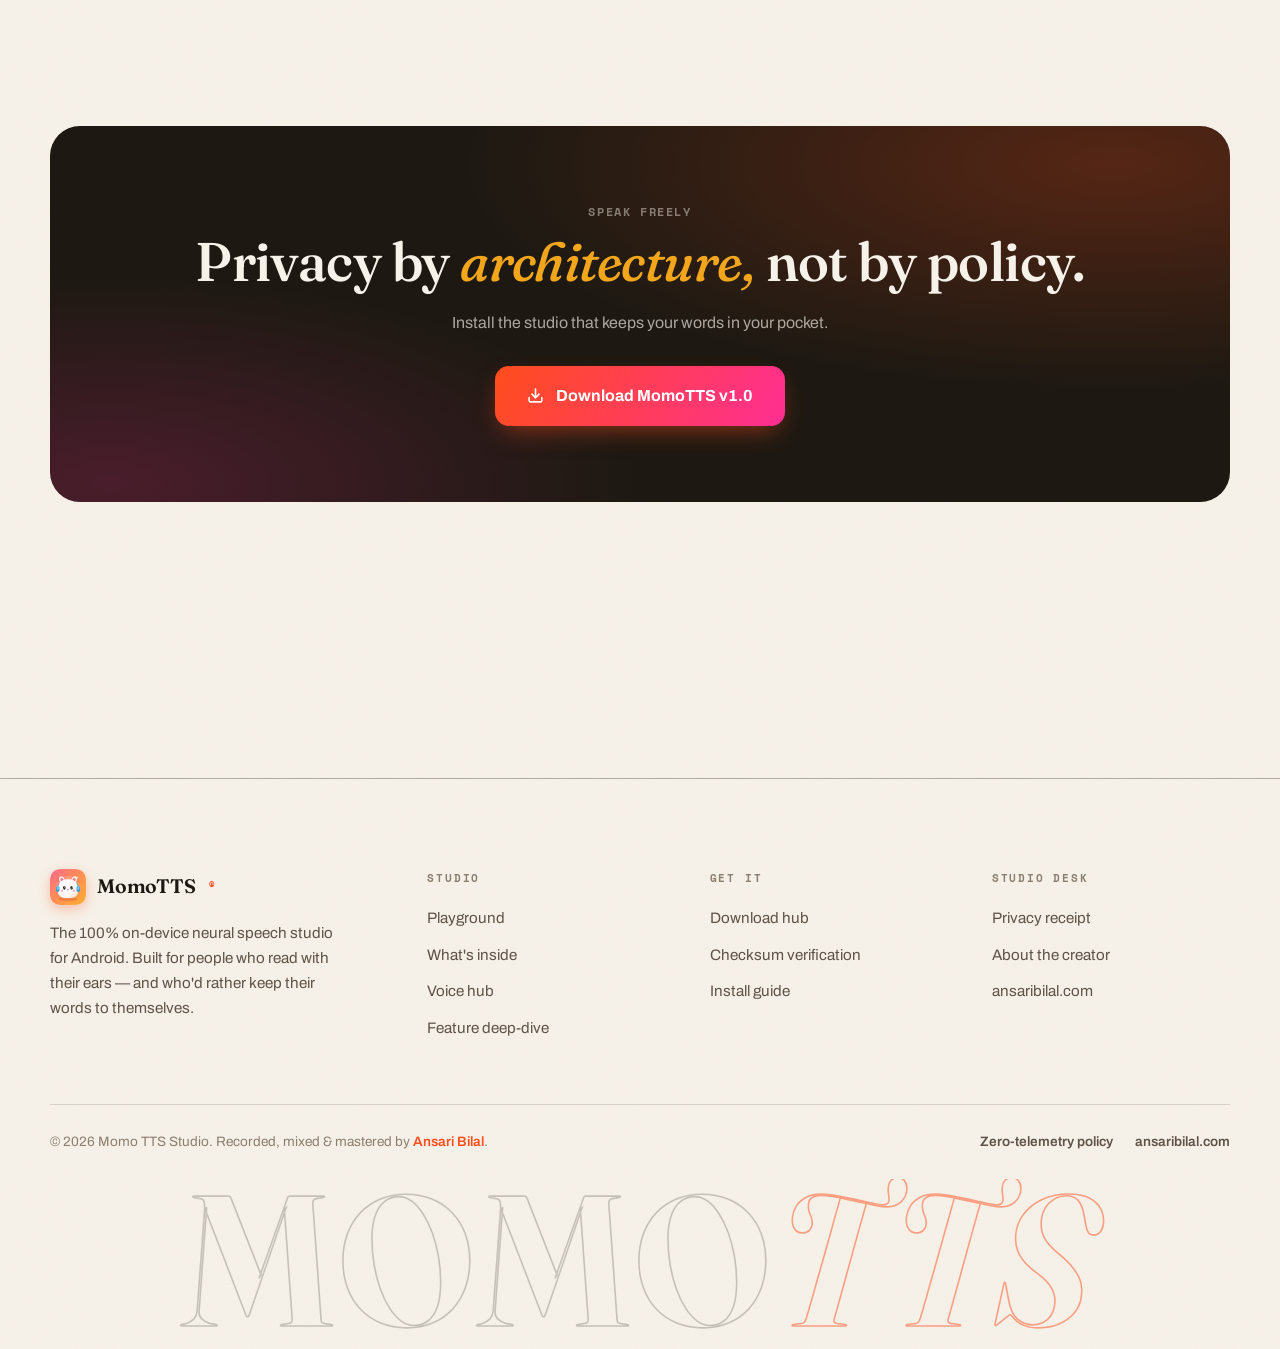
<file: privacy/index.html>
<!DOCTYPE html>
<html lang="en">
<head>
  <meta charset="UTF-8">
  <meta name="viewport" content="width=device-width, initial-scale=1.0">
  <title>Privacy Policy & Zero-Exfiltration Specification — MomoTTS</title>
  <meta name="description" content="MomoTTS enforces a deterministic Zero-Exfiltration Architecture: all synthesis runs on-device. Read the full technical privacy protocol, storage classification, and compliance notes.">
  <link rel="canonical" href="https://bilal140202.github.io/momotts/privacy/">
  <link rel="icon" type="image/svg+xml" href="../assets/mascot/momo_master_icon.svg">
  <meta name="theme-color" content="#F7F2E9">
  <link rel="preconnect" href="https://fonts.googleapis.com">
  <link rel="preconnect" href="https://fonts.gstatic.com" crossorigin>
  <link href="https://fonts.googleapis.com/css2?family=Fraunces:ital,opsz,wght@0,9..144,300..700;1,9..144,300..700&family=Archivo:wght@400;500;600;700;800&family=Space+Mono:wght@400;700&display=swap" rel="stylesheet">
  <link rel="stylesheet" href="../assets/css/main.css">
</head>
<body>

  <div class="scroll-tape" aria-hidden="true"></div>

  <header class="site-header">
    <div class="container header-inner">
      <a href="../index.html" class="wordmark">
        <img src="../assets/mascot/momo_master_icon.svg" alt="MomoTTS logo">
        MomoTTS<sup>®</sup>
      </a>
      <nav class="main-nav" aria-label="Primary">
        <ul>
          <li><a href="../index.html">Home</a></li>
          <li><a href="../features/index.html">Features</a></li>
          <li><a href="index.html" aria-current="page">Privacy</a></li>
          <li><a href="../about/index.html">About</a></li>
        </ul>
      </nav>
      <div class="header-actions">
        <a href="https://ansaribilal.com" target="_blank" rel="noopener noreferrer" class="btn btn-ghost btn-sm">ansaribilal.com</a>
        <a href="../download/index.html" class="btn btn-primary btn-sm">
          <svg width="14" height="14" viewBox="0 0 24 24" fill="none" stroke="currentColor" stroke-width="2.4" stroke-linecap="round" stroke-linejoin="round" aria-hidden="true"><path d="M21 15v4a2 2 0 0 1-2 2H5a2 2 0 0 1-2-2v-4"/><path d="m7 10 5 5 5-5"/><path d="M12 15V3"/></svg>
          Get v1.0
        </a>
        <button class="burger" aria-label="Open menu" aria-expanded="false"><span></span><span></span><span></span></button>
      </div>
    </div>
  </header>

  <div class="mobile-sheet" aria-hidden="true">
    <a href="../index.html">Home <i>00</i></a>
    <a href="../features/index.html">Features <i>01</i></a>
    <a href="index.html">Privacy <i>02</i></a>
    <a href="../about/index.html">About <i>03</i></a>
    <a href="../download/index.html">Download <i>→</i></a>
  </div>

  <main class="page-body">
    <section class="page-hero">
      <div class="container">
        <div class="crumbs"><a href="../index.html">home</a> <span>/</span> <span>privacy</span></div>
        <h1 class="display-xl">The <span class="serif-pink">zero-exfiltration</span> specification.</h1>
        <p class="lead">The formal data-protection protocol behind MomoTTS — written to be read, not buried. Version 1.0.0 · Effective August 21, 2026 · Architect: Ansari Bilal.</p>
      </div>
    </section>

    <section class="band" style="padding-top: 24px;">
      <div class="container prose">

        <div class="callout reveal">
          <b>Abstract — the Zero-Exfiltration Guarantee.</b> All neural acoustic synthesis, phonemization,
          text chunking, and master audio stitching execute strictly within the sandboxed local process memory
          of the host Android operating system. No user text, speech output, voice selection, or telemetry data
          is collected, stored, or transmitted over any external network. The app contains no analytics SDK,
          no advertising framework, and no crash-reporting beacon.
        </div>

        <h3>1 · Threat model & data flow</h3>
        <p>
          Cloud-hosted TTS APIs create an unavoidable surveillance surface: your words must travel to a server,
          be processed by someone else's hardware, and travel back. MomoTTS eliminates that surface by design
          rather than by promise. The pipeline respects three hard computational boundaries:
        </p>
        <ul>
          <li><strong>Text ingestion layer.</strong> Text provided to the Voice Studio or Dialogue Editor lives only in ephemeral memory owned by the app process. No remote logging, no keystroke analysis, no "anonymized" copy.</li>
          <li><strong>Inference execution layer.</strong> Neural graph execution runs exclusively on local hardware through compiled native ONNX runtimes. Model weights are read from sandboxed device storage; no sockets open.</li>
          <li><strong>Audio stitching layer.</strong> Generated PCM samples are compiled into WAV or MP3 containers on device, where they remain accessible only to you until you explicitly export or share them.</li>
        </ul>

        <h3>2 · Storage classification & permissions</h3>
        <p>MomoTTS limits internal storage strictly to operational requirements — every byte is itemized below.</p>
        <table>
          <thead><tr><th>Storage category</th><th>Physical location</th><th>Lifetime</th><th>Your control</th></tr></thead>
          <tbody>
            <tr><td><strong>Voice model assets</strong></td><td>App-private internal data (<code>…/models/</code>)</td><td>Until deleted or uninstalled</td><td>Voice Hub management UI</td></tr>
            <tr><td><strong>Temporary audio chunks</strong></td><td>App-private cache (<code>/tts_cache/</code>)</td><td>Per-session</td><td>1-tap cache purge in Settings</td></tr>
            <tr><td><strong>Project metadata</strong></td><td>Sandboxed SQLite database</td><td>Persistent on device</td><td>Project drawer deletion</td></tr>
          </tbody>
        </table>
        <p>
          MomoTTS requests <strong>no dangerous permissions</strong> — there is no storage-permission surface,
          no contacts, no location, no microphone. Recordings made of <em>text you paste or type</em> are
          synthesized speech, not captured audio of you.
        </p>

        <h3>3 · Telemetry, analytics & advertising</h3>
        <p>
          Zero. No behavioral analytics SDKs, no advertising identifiers, no crash reporters with network
          egress. The network interface is used for exactly one purpose: user-initiated retrieval of neural
          voice model weights from the Voice Hub. Once a model is cached locally, the radio stays idle during
          all synthesis — airplane mode is fully supported and functionally identical.
        </p>

        <h3>4 · Children's privacy (COPPA / GDPR)</h3>
        <p>
          Because MomoTTS collects zero personally identifiable information from any user, it operates in
          strict compliance with the Children's Online Privacy Protection Act (COPPA) and Article 8 of the
          General Data Protection Regulation (GDPR). The application is safe for users of all age brackets —
          there is simply no data to profile, sell, or leak.
        </p>

        <h3>5 · Your rights & data erasure</h3>
        <p>Under GDPR, CCPA, and global privacy frameworks you hold complete ownership of your data. Because every asset is local, exercising those rights is instant and does not require trusting anyone:</p>
        <ul>
          <li><strong>Right of access.</strong> All generated WAV and MP3 files are directly inspectable, playable, and exportable on the device — no request forms, no waiting periods.</li>
          <li><strong>Right to erasure.</strong> Purge temporary audio buffers instantly via <em>Settings → Clear Temporary Audio Cache</em>, or remove every project record by clearing app storage in Android system settings. Uninstalling removes all of it, permanently.</li>
        </ul>

        <h3>6 · Third-party engine attributions</h3>
        <p>
          The studio stands on the shoulders of open-source speech research. Inference is orchestrated by the
          <strong>Sherpa-ONNX</strong> runtime; voices are built on <strong>Piper VITS</strong> (MIT-licensed
          tooling and models) and the <strong>Kokoro-82M</strong> architecture (Apache 2.0). Their licenses are
          respected without modification, and no voice model is bundled without its upstream terms intact.
        </p>

        <h3>7 · Changes to this specification</h3>
        <p>
          If the architecture ever changes — it hasn't, and the roadmap says it won't — this document is
          versioned and dated at the top of the page. The app itself ships no ability to silently alter its
          data behavior, because it ships no update channel other than the releases you explicitly install.
        </p>

        <div class="callout reveal">
          <b>One sentence version.</b> Your words never leave your phone — not because a policy promises it,
          but because the app contains no code path that could.
        </div>

      </div>
    </section>

    <!-- CTA -->
    <section class="band">
      <div class="container">
        <div class="cta-band reveal">
          <div class="cta-inner" style="grid-template-columns: 1fr;">
            <div style="text-align:center;">
              <span class="mono-label">SPEAK FREELY</span>
              <h2 class="display-lg">Privacy by <span class="serif-accent">architecture,</span> not by policy.</h2>
              <p style="margin-inline:auto;">Install the studio that keeps your words in your pocket.</p>
              <div style="margin-top: 30px;">
                <a href="../download/index.html" class="btn btn-primary">
                  <svg width="17" height="17" viewBox="0 0 24 24" fill="none" stroke="currentColor" stroke-width="2.2" stroke-linecap="round" stroke-linejoin="round" aria-hidden="true"><path d="M21 15v4a2 2 0 0 1-2 2H5a2 2 0 0 1-2-2v-4"/><path d="m7 10 5 5 5-5"/><path d="M12 15V3"/></svg>
                  Download MomoTTS v1.0
                </a>
              </div>
            </div>
          </div>
        </div>
      </div>
    </section>
  </main>

  <footer class="site-footer">
    <div class="container">
      <div class="footer-grid">
        <div class="footer-brand">
          <a href="../index.html" class="wordmark">
            <img src="../assets/mascot/momo_master_icon.svg" alt="MomoTTS logo">
            MomoTTS<sup>®</sup>
          </a>
          <p>The 100% on-device neural speech studio for Android. Built for people who read with their ears — and who'd rather keep their words to themselves.</p>
        </div>
        <div class="footer-col">
          <h4>Studio</h4>
          <ul>
            <li><a href="../index.html#playground">Playground</a></li>
            <li><a href="../index.html#tracks">What's inside</a></li>
            <li><a href="../index.html#voices">Voice hub</a></li>
            <li><a href="../features/index.html">Feature deep-dive</a></li>
          </ul>
        </div>
        <div class="footer-col">
          <h4>Get it</h4>
          <ul>
            <li><a href="../download/index.html">Download hub</a></li>
            <li><a href="../download/index.html#verify">Checksum verification</a></li>
            <li><a href="../download/index.html#install">Install guide</a></li>
          </ul>
        </div>
        <div class="footer-col">
          <h4>Studio desk</h4>
          <ul>
            <li><a href="index.html">Privacy receipt</a></li>
            <li><a href="../about/index.html">About the creator</a></li>
            <li><a href="https://ansaribilal.com" target="_blank" rel="noopener noreferrer">ansaribilal.com</a></li>
          </ul>
        </div>
      </div>
      <div class="footer-bottom">
        <div>© <span class="yearNow">2026</span> Momo TTS Studio. Recorded, mixed &amp; mastered by <a href="https://ansaribilal.com" target="_blank" rel="noopener noreferrer" style="color: var(--tangerine);">Ansari Bilal</a>.</div>
        <div class="footer-legal">
          <a href="index.html">Zero-telemetry policy</a>
          <a href="https://ansaribilal.com" target="_blank" rel="noopener noreferrer">ansaribilal.com</a>
        </div>
      </div>
    </div>
    <div class="footer-wordmark" aria-hidden="true">MOMO<em>TTS</em></div>
  </footer>

  <script src="../assets/js/main.js"></script>
</body>
</html>
</file>
<file: assets/css/main.css>
/* ============================================================
   MOMOTTS — GOLDEN HOUR STUDIO
   A warm-paper editorial system for the on-device speech studio.
   Deliberately distinct from MomoStack's "Obsidian Editorial":
   light canvas, ink typography, tangerine/pink duotone,
   Fraunces display serif, cassette-track information design.
   ============================================================ */

/* ---------- 1. TOKENS ---------- */
:root {
  /* Canvas */
  --paper: #F7F2E9;
  --paper-deep: #EFE7D6;
  --paper-card: #FCF9F2;
  --ink: #1D1912;
  --ink-soft: #5D5348;
  --ink-dim: #8A7E70;
  --line: rgba(29, 25, 18, 0.14);
  --line-strong: rgba(29, 25, 18, 0.32);
  --line-dotted: rgba(29, 25, 18, 0.38);

  /* Sunset duotone */
  --tangerine: #FF4D1C;
  --tangerine-deep: #E23A0D;
  --pink: #FF2E93;
  --pink-soft: #FFD7E9;
  --tangerine-soft: #FFE0D2;
  --amber: #F2A61C;
  --leaf: #2E7D5B;

  /* Tints for fills */
  --tangerine-tint: rgba(255, 77, 28, 0.09);
  --pink-tint: rgba(255, 46, 147, 0.08);
  --amber-tint: rgba(242, 166, 28, 0.12);
  --leaf-tint: rgba(46, 125, 91, 0.10);

  /* Type */
  --font-display: 'Fraunces', Georgia, serif;
  --font-body: 'Archivo', -apple-system, sans-serif;
  --font-mono: 'Space Mono', 'Courier New', monospace;

  /* Rhythm */
  --track-h: 5.2rem;
  --radius-card: 18px;
  --radius-pill: 999px;
  --shadow-warm: 0 18px 44px -18px rgba(84, 56, 20, 0.28);
  --shadow-lift: 0 26px 60px -20px rgba(84, 56, 20, 0.34);
  --ease-out: cubic-bezier(0.22, 1, 0.36, 1);
  --ease-snap: cubic-bezier(0.6, 0, 0.2, 1);
}

/* ---------- 2. RESET & BASE ---------- */
*, *::before, *::after { margin: 0; padding: 0; box-sizing: border-box; }

html { scroll-behavior: smooth; -webkit-text-size-adjust: 100%; }

body {
  font-family: var(--font-body);
  background: var(--paper);
  color: var(--ink);
  line-height: 1.6;
  -webkit-font-smoothing: antialiased;
  overflow-x: hidden;
  /* paper grain */
  background-image: url("data:image/svg+xml,%3Csvg xmlns='http://www.w3.org/2000/svg' width='140' height='140'%3E%3Cfilter id='n'%3E%3CfeTurbulence type='fractalNoise' baseFrequency='0.9' numOctaves='2'/%3E%3CfeColorMatrix values='0 0 0 0 0.55 0 0 0 0 0.47 0 0 0 0 0.36 0 0 0 0.05 0'/%3E%3C/filter%3E%3Crect width='140' height='140' filter='url(%23n)'/%3E%3C/svg%3E");
}

img, svg { display: block; max-width: 100%; }
a { color: inherit; text-decoration: none; }
button { font-family: inherit; cursor: pointer; border: none; background: none; color: inherit; }
ul, ol { list-style: none; }
code, kbd { font-family: var(--font-mono); }

::selection { background: var(--pink); color: #FFF; }

.container { width: min(1180px, calc(100% - 48px)); margin-inline: auto; }

/* Typographic atoms */
.display-xl {
  font-family: var(--font-display);
  font-size: clamp(3rem, 7.2vw, 5.6rem);
  font-weight: 560;
  line-height: 1.02;
  letter-spacing: -0.015em;
  font-variation-settings: 'opsz' 72;
}
.display-lg {
  font-family: var(--font-display);
  font-size: clamp(2.1rem, 4.4vw, 3.4rem);
  font-weight: 560;
  line-height: 1.08;
  letter-spacing: -0.01em;
}
.lead { font-size: clamp(1.05rem, 1.6vw, 1.25rem); color: var(--ink-soft); line-height: 1.65; }
.serif-accent {
  font-family: var(--font-display);
  font-style: italic;
  font-weight: 480;
  color: var(--tangerine);
  font-variation-settings: 'opsz' 60, 'SOFT' 60;
}
.serif-pink { font-style: italic; color: var(--pink); }
.mono-label {
  font-family: var(--font-mono);
  font-size: 0.72rem;
  font-weight: 700;
  text-transform: uppercase;
  letter-spacing: 0.14em;
  color: var(--ink-dim);
}
.ink-gradient {
  background: linear-gradient(100deg, var(--tangerine) 10%, var(--pink) 90%);
  -webkit-background-clip: text;
  background-clip: text;
  -webkit-text-fill-color: transparent;
  color: transparent;
}

/* Underline that rises like a soundwave */
.wave-link { position: relative; }
.wave-link::after {
  content: "";
  position: absolute;
  left: 0; right: 0; bottom: -3px;
  height: 7px;
  background-image: radial-gradient(circle, var(--tangerine) 1.2px, transparent 1.4px);
  background-size: 7px 7px;
  background-position: 0 bottom;
  background-repeat: repeat-x;
  transform: scaleX(0);
  transform-origin: left;
  transition: transform 0.45s var(--ease-out);
}
.wave-link:hover::after { transform: scaleX(1); }

/* Section scaffolding — numbered like record tracks */
.band { padding: clamp(84px, 11vw, 150px) 0; position: relative; }
.band-deep { background: var(--paper-deep); border-block: 1px solid var(--line); }
.band-head { display: flex; align-items: baseline; gap: 26px; margin-bottom: clamp(36px, 5vw, 64px); flex-wrap: wrap; }
.track-no {
  font-family: var(--font-mono);
  font-size: 0.8rem;
  font-weight: 700;
  letter-spacing: 0.12em;
  color: var(--tangerine);
  border: 1.5px solid var(--tangerine);
  border-radius: var(--radius-pill);
  padding: 7px 16px;
  white-space: nowrap;
}
.band-head h2 { flex: 1 1 340px; }
.band-head .head-note { max-width: 320px; color: var(--ink-dim); font-size: 0.92rem; line-height: 1.55; }

/* Reveal motion — vertical wipe, different from MomoStack fade-up.
   NOTE: initial clip keeps a 4% top sliver — clipping to 100% makes the
   element a zero-area target and IntersectionObserver never fires. */
.reveal { opacity: 0; transform: translateY(26px); clip-path: inset(0 0 96% 0); }
.reveal.is-in {
  opacity: 1; transform: none; clip-path: inset(-10% 0 -10% 0);
  transition: opacity 0.9s var(--ease-out), transform 0.9s var(--ease-out), clip-path 1.1s var(--ease-out);
}
.reveal-d1 { transition-delay: 0.08s; }
.reveal-d2 { transition-delay: 0.16s; }
.reveal-d3 { transition-delay: 0.24s; }

/* Buttons — tactile press, not magnetic */
.btn {
  display: inline-flex;
  align-items: center;
  gap: 12px;
  font-family: var(--font-body);
  font-weight: 700;
  font-size: 1rem;
  padding: 17px 32px;
  border-radius: 14px;
  transition: transform 0.18s var(--ease-out), box-shadow 0.25s var(--ease-out), background 0.2s;
  will-change: transform;
  position: relative;
}
.btn:active { transform: translateY(2px) scale(0.985); }
.btn-primary {
  background: linear-gradient(120deg, var(--tangerine), var(--pink));
  color: #FFF;
  box-shadow: 0 10px 26px -8px rgba(255, 77, 28, 0.55);
}
.btn-primary:hover { box-shadow: 0 16px 34px -8px rgba(255, 46, 147, 0.55); transform: translateY(-2px); }
.btn-ink {
  background: var(--ink);
  color: var(--paper);
  box-shadow: 0 10px 24px -10px rgba(29, 25, 18, 0.5);
}
.btn-ink:hover { transform: translateY(-2px); background: #2A241C; }
.btn-ghost {
  border: 1.5px solid var(--line-strong);
  color: var(--ink);
  background: transparent;
}
.btn-ghost:hover { border-color: var(--ink); background: var(--paper-card); transform: translateY(-2px); }
.btn-sm { padding: 10px 20px; font-size: 0.85rem; border-radius: 11px; }

/* Pills & stamps */
.stamp {
  display: inline-flex;
  align-items: center;
  gap: 9px;
  font-family: var(--font-mono);
  font-size: 0.72rem;
  font-weight: 700;
  letter-spacing: 0.12em;
  text-transform: uppercase;
  padding: 8px 16px;
  border-radius: var(--radius-pill);
  border: 1.5px dashed var(--line-strong);
  color: var(--ink-soft);
  background: var(--paper-card);
}
.stamp .dot { width: 8px; height: 8px; border-radius: 50%; background: var(--leaf); animation: pulse-dot 1.6s infinite; }
@keyframes pulse-dot { 0%, 100% { box-shadow: 0 0 0 0 rgba(46, 125, 91, 0.5); } 50% { box-shadow: 0 0 0 6px rgba(46, 125, 91, 0); } }

/* Scroll progress — a tape reel line */
.scroll-tape {
  position: fixed;
  top: 0; left: 0;
  height: 3px;
  width: 100%;
  z-index: 1002;
  background: linear-gradient(90deg, var(--tangerine), var(--pink));
  transform-origin: 0 50%;
  transform: scaleX(0);
  pointer-events: none;
}

/* ---------- 3. HEADER ---------- */
.site-header {
  position: fixed;
  top: 0; left: 0; right: 0;
  z-index: 1000;
  background: rgba(247, 242, 233, 0.86);
  backdrop-filter: blur(14px);
  -webkit-backdrop-filter: blur(14px);
  border-bottom: 1px solid transparent;
  transition: border-color 0.3s, transform 0.4s var(--ease-out);
}
.site-header.is-scrolled { border-bottom-color: var(--line); }
.site-header.is-hidden { transform: translateY(-100%); }
.header-inner {
  display: flex;
  align-items: center;
  justify-content: space-between;
  gap: 24px;
  height: 74px;
}
.wordmark {
  display: flex;
  align-items: center;
  gap: 11px;
  font-family: var(--font-display);
  font-weight: 620;
  font-size: 1.22rem;
  letter-spacing: -0.01em;
}
.wordmark img { width: 36px; height: 36px; border-radius: 10px; box-shadow: 0 4px 12px rgba(255, 77, 28, 0.3); }
.wordmark sup { font-family: var(--font-mono); font-size: 0.55rem; color: var(--tangerine); margin-left: 2px; }

.main-nav ul { display: flex; gap: 30px; }
.main-nav a {
  font-size: 0.92rem;
  font-weight: 600;
  color: var(--ink-soft);
  transition: color 0.2s;
  position: relative;
  padding: 6px 0;
}
.main-nav a:hover, .main-nav a[aria-current="page"] { color: var(--ink); }
.main-nav a[aria-current="page"]::before {
  content: "";
  position: absolute;
  left: -12px; top: 50%;
  width: 6px; height: 6px;
  border-radius: 50%;
  background: var(--tangerine);
  transform: translateY(-50%);
}

.header-actions { display: flex; align-items: center; gap: 12px; }

/* Hamburger */
.burger { display: none; flex-direction: column; gap: 5px; padding: 10px; }
.burger span { width: 24px; height: 2px; background: var(--ink); transition: transform 0.3s var(--ease-out), opacity 0.3s; }
.burger[aria-expanded="true"] span:nth-child(1) { transform: translateY(7px) rotate(45deg); }
.burger[aria-expanded="true"] span:nth-child(2) { opacity: 0; }
.burger[aria-expanded="true"] span:nth-child(3) { transform: translateY(-7px) rotate(-45deg); }

/* Mobile sheet */
.mobile-sheet {
  position: fixed;
  inset: 0;
  z-index: 999;
  background: var(--paper);
  display: flex;
  flex-direction: column;
  justify-content: center;
  padding: 0 8vw;
  gap: 8px;
  clip-path: inset(0 0 100% 0);
  transition: clip-path 0.55s var(--ease-out);
  visibility: hidden;
}
.mobile-sheet.is-open { clip-path: inset(0 0 0 0); visibility: visible; }
.mobile-sheet a {
  font-family: var(--font-display);
  font-size: clamp(2rem, 8vw, 3rem);
  font-weight: 560;
  padding: 10px 0;
  border-bottom: 1px solid var(--line);
  display: flex;
  justify-content: space-between;
  align-items: center;
}
.mobile-sheet a i { font-family: var(--font-mono); font-size: 0.8rem; font-style: normal; color: var(--tangerine); }

/* ---------- 4. HERO ---------- */
.hero { padding: 158px 0 0; position: relative; }
.hero-grid { display: grid; grid-template-columns: 1.15fr 0.85fr; gap: 48px; align-items: end; }
.hero-copy .stamp { margin-bottom: 26px; }
.hero h1 { margin-bottom: 26px; }
.hero h1 .line-mask { display: block; overflow: hidden; }
.hero h1 .line-mask > span { display: inline-block; transform: translateY(110%); }
.hero.is-ready h1 .line-mask > span {
  transform: none;
  transition: transform 1.05s var(--ease-out);
}
.hero h1 .line-mask:nth-child(2) > span { transition-delay: 0.1s; }
.hero .lead { max-width: 480px; margin-bottom: 34px; }
.hero-ctas { display: flex; gap: 14px; flex-wrap: wrap; margin-bottom: 42px; }
.hero-meta { display: flex; gap: 34px; flex-wrap: wrap; }
.hero-meta .m { display: flex; flex-direction: column; gap: 2px; }
.hero-meta .m b { font-family: var(--font-display); font-size: 1.7rem; font-weight: 600; line-height: 1; }
.hero-meta .m span { font-family: var(--font-mono); font-size: 0.68rem; letter-spacing: 0.1em; text-transform: uppercase; color: var(--ink-dim); }

/* Hero console card — cassette deck */
.hero-console {
  background: var(--ink);
  border-radius: 24px;
  padding: 26px 26px 22px;
  color: var(--paper);
  box-shadow: var(--shadow-lift);
  position: relative;
  overflow: hidden;
}
.hero-console::before {
  content: "";
  position: absolute;
  inset: 0;
  background:
    radial-gradient(ellipse 60% 45% at 80% 0%, rgba(255, 77, 28, 0.22), transparent),
    radial-gradient(ellipse 50% 40% at 10% 100%, rgba(255, 46, 147, 0.16), transparent);
  pointer-events: none;
}
.deck-top { display: flex; justify-content: space-between; align-items: center; margin-bottom: 18px; position: relative; }
.deck-top .mono-label { color: rgba(247, 242, 233, 0.55); }
.deck-lights { display: flex; gap: 6px; }
.deck-lights i { width: 9px; height: 9px; border-radius: 50%; background: rgba(247, 242, 233, 0.18); }
.deck-lights i.on { background: var(--tangerine); animation: pulse-dot 1.4s infinite; }
.deck-lights i.on.pk { background: var(--pink); animation-delay: 0.4s; }

/* Big canvas waveform */
.deck-wave { height: 150px; position: relative; margin-bottom: 18px; }
.deck-wave canvas { width: 100%; height: 100%; }
.deck-bottom { display: flex; justify-content: space-between; align-items: center; position: relative; }
.deck-track { font-family: var(--font-mono); font-size: 0.72rem; color: rgba(247, 242, 233, 0.6); letter-spacing: 0.08em; }
.deck-track b { color: var(--paper); }
.deck-btn {
  width: 52px; height: 52px;
  border-radius: 50%;
  background: linear-gradient(120deg, var(--tangerine), var(--pink));
  display: flex; align-items: center; justify-content: center;
  box-shadow: 0 8px 22px -6px rgba(255, 77, 28, 0.6);
  transition: transform 0.2s var(--ease-out);
}
.deck-btn:hover { transform: scale(1.07); }
.deck-btn:active { transform: scale(0.95); }
.deck-btn svg { width: 20px; height: 20px; fill: #FFF; }

/* Voice ticker */
.ticker {
  margin-top: clamp(48px, 7vw, 84px);
  border-block: 1px solid var(--line);
  overflow: hidden;
  padding: 15px 0;
  background: var(--paper-card);
}
.ticker-inner { display: flex; gap: 54px; width: max-content; animation: ticker-scroll 42s linear infinite; }
.ticker:hover .ticker-inner { animation-play-state: paused; }
.ticker-inner span {
  font-family: var(--font-mono);
  font-size: 0.78rem;
  letter-spacing: 0.13em;
  text-transform: uppercase;
  color: var(--ink-soft);
  display: flex;
  align-items: center;
  gap: 54px;
  white-space: nowrap;
}
.ticker-inner span::after { content: "◦"; color: var(--tangerine); font-size: 1rem; }
@keyframes ticker-scroll { to { transform: translateX(-50%); } }

/* ---------- 5. PLAYGROUND ---------- */
.playground-card {
  background: var(--paper-card);
  border: 1.5px solid var(--line-strong);
  border-radius: 26px;
  overflow: hidden;
  box-shadow: var(--shadow-warm);
}
.pg-top {
  display: flex;
  align-items: center;
  justify-content: space-between;
  gap: 16px;
  padding: 18px 26px;
  border-bottom: 1.5px dashed var(--line-dotted);
  flex-wrap: wrap;
}
.pg-top .pg-title { display: flex; align-items: center; gap: 12px; }
.pg-top .pg-title img { width: 30px; height: 30px; border-radius: 9px; }
.pg-live {
  font-family: var(--font-mono);
  font-size: 0.68rem;
  font-weight: 700;
  letter-spacing: 0.12em;
  color: var(--leaf);
  display: flex;
  align-items: center;
  gap: 8px;
}
.pg-live::before { content: ""; width: 8px; height: 8px; border-radius: 50%; background: var(--leaf); animation: pulse-dot 1.6s infinite; }

.pg-body { padding: 26px; }
.pg-textarea {
  width: 100%;
  min-height: 120px;
  resize: vertical;
  border: 1.5px solid var(--line);
  border-radius: 14px;
  background: var(--paper);
  padding: 18px;
  font-family: var(--font-body);
  font-size: 1.05rem;
  line-height: 1.6;
  color: var(--ink);
  transition: border-color 0.2s, box-shadow 0.2s;
}
.pg-textarea:focus { outline: none; border-color: var(--tangerine); box-shadow: 0 0 0 4px var(--tangerine-tint); }

/* Karaoke readout */
.pg-readout {
  margin-top: 18px;
  padding: 18px;
  border: 1.5px solid var(--line);
  border-radius: 14px;
  background: var(--paper);
  font-family: var(--font-display);
  font-size: 1.28rem;
  line-height: 1.65;
  font-weight: 480;
  min-height: 76px;
}
.pg-readout .w { transition: color 0.12s, background 0.12s; border-radius: 4px; padding: 0 2px; }
.pg-readout .w.spoken { color: var(--tangerine); }
.pg-readout .w.speaking { background: var(--pink-soft); color: var(--pink); font-style: italic; }

.pg-controls {
  display: flex;
  align-items: center;
  gap: 18px;
  margin-top: 20px;
  flex-wrap: wrap;
}
.pg-select {
  font-family: var(--font-mono);
  font-size: 0.78rem;
  padding: 11px 14px;
  border: 1.5px solid var(--line-strong);
  border-radius: 11px;
  background: var(--paper-card);
  color: var(--ink);
  max-width: 240px;
}
.pg-speed { display: flex; align-items: center; gap: 10px; }
.pg-speed input[type="range"] { accent-color: var(--tangerine); width: 110px; }
.pg-play {
  margin-left: auto;
  display: inline-flex;
  align-items: center;
  gap: 10px;
  background: var(--ink);
  color: var(--paper);
  font-weight: 700;
  font-size: 0.95rem;
  padding: 14px 26px;
  border-radius: 12px;
  transition: background 0.2s, transform 0.18s var(--ease-out);
}
.pg-play:hover { background: var(--tangerine-deep); transform: translateY(-1px); }
.pg-play.playing { background: var(--pink); }
.pg-play svg { width: 16px; height: 16px; fill: currentColor; }

/* Mini live waveform under playground */
.pg-wave { height: 54px; margin-top: 18px; }
.pg-wave canvas { width: 100%; height: 100%; }
.pg-note { margin-top: 16px; font-size: 0.85rem; color: var(--ink-dim); }
.pg-note a { color: var(--tangerine); font-weight: 700; }

/* Unsupported fallback */
.pg-unsupported { display: none; margin-top: 16px; padding: 14px 18px; border: 1.5px dashed var(--amber); border-radius: 12px; background: var(--amber-tint); font-size: 0.9rem; color: var(--ink-soft); }
.playground-card.no-tts .pg-unsupported { display: block; }
.playground-card.no-tts .pg-play { display: none; }

/* ---------- 6. TRACK LIST (features as an album back cover) ---------- */
.tracklist { border-top: 1.5px solid var(--line-strong); }
.track-row {
  display: grid;
  grid-template-columns: 86px 1.05fr 1.5fr 130px 44px;
  gap: 22px;
  align-items: center;
  padding: 26px 10px;
  border-bottom: 1.5px solid var(--line);
  position: relative;
  transition: padding 0.35s var(--ease-out);
}
.track-row::before {
  content: "";
  position: absolute;
  inset: 0;
  background: linear-gradient(90deg, var(--tangerine-tint), var(--pink-tint));
  transform: scaleY(0);
  transform-origin: bottom;
  transition: transform 0.4s var(--ease-out);
  z-index: -1;
}
.track-row:hover::before { transform: scaleY(1); }
.track-row:hover { padding-left: 22px; }
.track-idx { font-family: var(--font-mono); font-size: 0.95rem; font-weight: 700; color: var(--ink-dim); transition: color 0.25s; }
.track-row:hover .track-idx { color: var(--tangerine); }
.track-name { font-family: var(--font-display); font-size: 1.5rem; font-weight: 580; letter-spacing: -0.01em; }
.track-desc { color: var(--ink-soft); font-size: 0.95rem; line-height: 1.6; }
.track-tag {
  font-family: var(--font-mono);
  font-size: 0.68rem;
  font-weight: 700;
  letter-spacing: 0.08em;
  text-transform: uppercase;
  border: 1.5px solid var(--line-strong);
  border-radius: var(--radius-pill);
  padding: 6px 12px;
  text-align: center;
  white-space: nowrap;
}
/* hover mini-wave */
.track-wave { display: flex; align-items: flex-end; gap: 3px; height: 26px; justify-content: flex-end; }
.track-wave i { width: 4px; border-radius: 2px; background: var(--line-strong); height: 22%; transition: height 0.2s, background 0.2s; }
.track-row:hover .track-wave i { background: var(--tangerine); animation: bar-dance 0.9s var(--ease-snap) infinite alternate; }
.track-row:hover .track-wave i:nth-child(2) { animation-delay: 0.1s; }
.track-row:hover .track-wave i:nth-child(3) { animation-delay: 0.2s; }
.track-row:hover .track-wave i:nth-child(4) { animation-delay: 0.3s; }
.track-row:hover .track-wave i:nth-child(5) { animation-delay: 0.15s; }
@keyframes bar-dance { from { height: 18%; } to { height: 100%; } }

/* ---------- 7. PIPELINE (splitter explainer) ---------- */
.pipeline { display: grid; grid-template-columns: repeat(4, 1fr); gap: 0; position: relative; }
.pipe-step { padding: 30px 26px 26px; border-left: 1.5px dashed var(--line-dotted); position: relative; }
.pipe-step:first-child { border-left: none; }
.pipe-step .step-no { font-family: var(--font-display); font-style: italic; font-size: 2.6rem; font-weight: 480; color: var(--paper-deep); -webkit-text-stroke: 1.2px var(--ink-dim); line-height: 1; margin-bottom: 16px; }
.pipe-step h4 { font-family: var(--font-display); font-size: 1.25rem; font-weight: 600; margin-bottom: 10px; }
.pipe-step p { font-size: 0.92rem; color: var(--ink-soft); line-height: 1.6; }
.pipe-visual { height: 44px; display: flex; align-items: flex-end; gap: 5px; margin-bottom: 20px; }
.pipe-visual i { border-radius: 3px; background: var(--tangerine); opacity: 0.85; transform-origin: bottom; animation: bar-dance 1.1s var(--ease-snap) infinite alternate; }
.pipe-step:nth-child(2) .pipe-visual i { background: var(--pink); }
.pipe-step:nth-child(3) .pipe-visual i { background: var(--amber); }
.pipe-step:nth-child(4) .pipe-visual i { background: var(--leaf); animation-name: bar-fill; animation-duration: 1.6s; }
@keyframes bar-fill { from { transform: scaleY(0.3); } to { transform: scaleY(1); } }

/* ---------- 8. VOICE HUB ---------- */
.voice-grid { display: grid; grid-template-columns: repeat(auto-fill, minmax(255px, 1fr)); gap: 20px; }
.voice-card {
  background: var(--paper-card);
  border: 1.5px solid var(--line);
  border-radius: var(--radius-card);
  padding: 24px;
  transition: transform 0.3s var(--ease-out), box-shadow 0.3s var(--ease-out), border-color 0.2s;
  position: relative;
  overflow: hidden;
}
.voice-card:hover { transform: translateY(-6px) rotate(-0.4deg); box-shadow: var(--shadow-warm); border-color: var(--line-strong); }
.voice-card::after {
  content: "";
  position: absolute;
  top: 0; left: 0; right: 0;
  height: 5px;
  background: var(--vc-color, var(--tangerine));
}
.voice-ava {
  width: 54px; height: 54px;
  border-radius: 16px;
  background: var(--vc-tint, var(--tangerine-tint));
  color: var(--vc-color, var(--tangerine));
  display: flex; align-items: center; justify-content: center;
  font-family: var(--font-display);
  font-size: 1.5rem;
  font-weight: 600;
  margin-bottom: 16px;
}
.voice-card h4 { font-family: var(--font-display); font-size: 1.18rem; font-weight: 600; margin-bottom: 4px; }
.voice-card .v-engine { font-family: var(--font-mono); font-size: 0.66rem; letter-spacing: 0.1em; text-transform: uppercase; color: var(--ink-dim); margin-bottom: 12px; }
.voice-card p { font-size: 0.88rem; color: var(--ink-soft); line-height: 1.55; margin-bottom: 16px; min-height: 68px; }
.v-preview {
  display: inline-flex;
  align-items: center;
  gap: 8px;
  font-family: var(--font-mono);
  font-size: 0.72rem;
  font-weight: 700;
  letter-spacing: 0.1em;
  text-transform: uppercase;
  color: var(--vc-color, var(--tangerine));
  padding: 9px 16px;
  border: 1.5px solid currentColor;
  border-radius: var(--radius-pill);
  transition: background 0.2s, color 0.2s;
}
.v-preview:hover { background: var(--vc-color, var(--tangerine)); color: #FFF; }
.v-preview svg { width: 11px; height: 11px; fill: currentColor; }
.v-preview.is-busy { opacity: 0.55; pointer-events: none; }
.hub-note { margin-top: 26px; font-size: 0.88rem; color: var(--ink-dim); max-width: 640px; }
.hub-note b { color: var(--ink-soft); }

/* ---------- 9. MASCOT POLAROIDS ---------- */
.mascot-stage { display: grid; grid-template-columns: 0.9fr 1.1fr; gap: 56px; align-items: center; }
.polaroid-frame {
  background: #FFFDF8;
  border: 1.5px solid var(--line);
  border-radius: 8px;
  padding: 22px 22px 0;
  box-shadow: var(--shadow-lift);
  transform: rotate(-2.2deg);
  transition: transform 0.45s var(--ease-out);
  max-width: 420px;
  margin-inline: auto;
  width: 100%;
}
.polaroid-frame:hover { transform: rotate(0deg) scale(1.02); }
.polaroid-frame .shot {
  background: linear-gradient(150deg, var(--tangerine-soft), var(--pink-soft));
  border-radius: 6px;
  display: flex;
  align-items: center;
  justify-content: center;
  padding: 30px;
  min-height: 300px;
}
.polaroid-frame .shot img { width: 220px; height: 220px; transition: opacity 0.25s; }
.polaroid-frame .shot img.is-swapping { opacity: 0; transform: scale(0.9); }
.polaroid-caption {
  font-family: var(--font-mono);
  font-size: 0.75rem;
  letter-spacing: 0.1em;
  text-transform: uppercase;
  color: var(--ink-soft);
  text-align: center;
  padding: 16px 0 18px;
}
.mood-list { display: grid; grid-template-columns: 1fr 1fr; gap: 12px; margin-top: 26px; }
.mood-chip {
  display: flex;
  align-items: center;
  gap: 12px;
  padding: 13px 16px;
  border: 1.5px solid var(--line);
  border-radius: 13px;
  background: var(--paper-card);
  font-weight: 600;
  font-size: 0.92rem;
  color: var(--ink-soft);
  transition: border-color 0.2s, color 0.2s, background 0.2s, transform 0.2s var(--ease-out);
  text-align: left;
}
.mood-chip img { width: 34px; height: 34px; border-radius: 9px; background: var(--paper-deep); padding: 3px; }
.mood-chip:hover { transform: translateY(-2px); border-color: var(--line-strong); }
.mood-chip.is-active { border-color: var(--tangerine); color: var(--ink); background: var(--tangerine-tint); }
.mascot-quote {
  margin-top: 24px;
  font-family: var(--font-display);
  font-style: italic;
  font-size: 1.2rem;
  color: var(--ink-soft);
  border-left: 3px solid var(--pink);
  padding-left: 18px;
  min-height: 62px;
  transition: opacity 0.25s;
}
.mascot-quote.is-swapping { opacity: 0; }

/* ---------- 10. PRIVACY RECEIPT ---------- */
.receipt-wrap { display: grid; grid-template-columns: 1fr 0.9fr; gap: 56px; align-items: center; }
.receipt {
  background: #FFFDF8;
  border-radius: 6px 6px 14px 14px;
  padding: 30px 28px 26px;
  box-shadow: var(--shadow-warm);
  font-family: var(--font-mono);
  font-size: 0.82rem;
  color: var(--ink-soft);
  max-width: 420px;
  margin-inline: auto;
  width: 100%;
  position: relative;
}
.receipt::before, .receipt::after {
  content: "";
  position: absolute;
  bottom: -10px;
  width: 20px; height: 20px;
  background: var(--paper);
  border-radius: 50%;
  box-shadow: inset 0 -3px 6px rgba(84, 56, 20, 0.12);
}
.receipt::before { left: 24px; }
.receipt::after { right: 24px; }
.receipt-head { text-align: center; border-bottom: 1.5px dashed var(--line-dotted); padding-bottom: 16px; margin-bottom: 16px; }
.receipt-head .r-store { font-family: var(--font-display); font-size: 1.3rem; font-weight: 620; color: var(--ink); letter-spacing: 0.01em; }
.receipt-line { display: flex; justify-content: space-between; gap: 12px; padding: 7px 0; }
.receipt-line .r-item { color: var(--ink-soft); }
.receipt-line .r-val { color: var(--ink); font-weight: 700; text-align: right; }
.receipt-line .r-val.zero { color: var(--leaf); }
.receipt-line .r-val.full { color: var(--tangerine); }
.receipt-total {
  border-top: 1.5px dashed var(--line-dotted);
  margin-top: 14px;
  padding-top: 16px;
  display: flex;
  justify-content: space-between;
  align-items: baseline;
}
.receipt-total .r-big { font-family: var(--font-display); font-size: 1.55rem; font-weight: 620; color: var(--ink); }
.receipt-barcode { margin-top: 20px; height: 42px; background: repeating-linear-gradient(90deg, var(--ink) 0 2px, transparent 2px 5px, var(--ink) 5px 6px, transparent 6px 11px, var(--ink) 11px 13px, transparent 13px 16px); border-radius: 2px; opacity: 0.85; }
.receipt-slug { text-align: center; margin-top: 10px; font-size: 0.62rem; letter-spacing: 0.2em; text-transform: uppercase; }

.privacy-points { display: flex; flex-direction: column; gap: 22px; margin-top: 30px; }
.p-point { display: flex; gap: 16px; }
.p-point .p-ico {
  flex: 0 0 44px;
  width: 44px; height: 44px;
  border-radius: 13px;
  background: var(--leaf-tint);
  color: var(--leaf);
  display: flex; align-items: center; justify-content: center;
}
.p-point .p-ico svg { width: 20px; height: 20px; stroke: currentColor; stroke-width: 2; fill: none; stroke-linecap: round; stroke-linejoin: round; }
.p-point h4 { font-family: var(--font-display); font-size: 1.12rem; font-weight: 600; margin-bottom: 4px; }
.p-point p { font-size: 0.92rem; color: var(--ink-soft); line-height: 1.6; }

/* ---------- 11. DOWNLOAD CTA ---------- */
.cta-band { background: var(--ink); color: var(--paper); border-radius: 30px; padding: clamp(44px, 6vw, 80px); position: relative; overflow: hidden; }
.cta-band::before {
  content: "";
  position: absolute; inset: 0;
  background:
    radial-gradient(ellipse 55% 60% at 90% 10%, rgba(255, 77, 28, 0.25), transparent),
    radial-gradient(ellipse 45% 55% at 5% 95%, rgba(255, 46, 147, 0.2), transparent);
}
.cta-inner { position: relative; display: grid; grid-template-columns: 1.2fr 0.8fr; gap: 48px; align-items: center; }
.cta-band .display-lg { color: var(--paper); }
.cta-band .display-lg .serif-accent { color: var(--amber); }
.cta-band p { color: rgba(247, 242, 233, 0.65); margin: 18px 0 30px; max-width: 460px; }
.cta-checks { display: flex; flex-direction: column; gap: 12px; }
.cta-check {
  display: flex;
  justify-content: space-between;
  align-items: center;
  gap: 14px;
  background: rgba(247, 242, 233, 0.06);
  border: 1px solid rgba(247, 242, 233, 0.14);
  border-radius: 13px;
  padding: 15px 18px;
  transition: background 0.2s, border-color 0.2s;
}
.cta-check:hover { background: rgba(247, 242, 233, 0.1); border-color: rgba(247, 242, 233, 0.3); }
.cta-check .c-name { display: flex; flex-direction: column; gap: 1px; }
.cta-check .c-name b { font-size: 0.95rem; color: var(--paper); }
.cta-check .c-name span { font-family: var(--font-mono); font-size: 0.66rem; color: rgba(247, 242, 233, 0.5); letter-spacing: 0.06em; }
.cta-check .dl-ico { width: 38px; height: 38px; border-radius: 11px; background: linear-gradient(120deg, var(--tangerine), var(--pink)); display: flex; align-items: center; justify-content: center; flex-shrink: 0; }
.cta-check .dl-ico svg { width: 17px; height: 17px; stroke: #FFF; stroke-width: 2.2; fill: none; stroke-linecap: round; stroke-linejoin: round; }
.code-box {
  display: flex;
  align-items: center;
  gap: 14px;
  justify-content: space-between;
  background: rgba(247, 242, 233, 0.07);
  border: 1px solid rgba(247, 242, 233, 0.15);
  border-radius: 12px;
  padding: 13px 16px;
  margin-top: 16px;
}
.code-box code { font-size: 0.7rem; color: rgba(247, 242, 233, 0.75); word-break: break-all; line-height: 1.5; }
.copy-btn {
  font-family: var(--font-mono);
  font-size: 0.62rem;
  font-weight: 700;
  letter-spacing: 0.1em;
  text-transform: uppercase;
  color: var(--amber);
  border: 1px solid rgba(242, 166, 28, 0.4);
  padding: 7px 13px;
  border-radius: 8px;
  flex-shrink: 0;
  transition: background 0.2s, color 0.2s;
}
.copy-btn:hover { background: var(--amber); color: var(--ink); }
.copy-btn.done { background: var(--leaf); border-color: var(--leaf); color: #FFF; }
.cta-band .mono-label { color: rgba(247, 242, 233, 0.45); margin-bottom: 12px; display: block; }

/* ---------- 12. FOOTER ---------- */
.site-footer { padding: 90px 0 0; border-top: 1.5px solid var(--line-strong); margin-top: clamp(70px, 9vw, 120px); position: relative; }
.footer-grid { display: grid; grid-template-columns: 1.4fr 1fr 1fr 1fr; gap: 44px; padding-bottom: 64px; }
.footer-brand p { color: var(--ink-soft); font-size: 0.95rem; line-height: 1.65; margin-top: 16px; max-width: 300px; }
.footer-col h4 { font-family: var(--font-mono); font-size: 0.7rem; font-weight: 700; letter-spacing: 0.16em; text-transform: uppercase; color: var(--ink-dim); margin-bottom: 18px; }
.footer-col ul { display: flex; flex-direction: column; gap: 11px; }
.footer-col a { font-size: 0.95rem; color: var(--ink-soft); transition: color 0.2s; }
.footer-col a:hover { color: var(--tangerine); }
.footer-bottom {
  display: flex;
  justify-content: space-between;
  align-items: center;
  gap: 18px;
  flex-wrap: wrap;
  padding: 26px 0;
  border-top: 1.5px solid var(--line);
  font-size: 0.85rem;
  color: var(--ink-dim);
}
.footer-bottom a { color: var(--ink-soft); font-weight: 600; }
.footer-bottom a:hover { color: var(--tangerine); }
.footer-legal { display: flex; gap: 22px; flex-wrap: wrap; }
/* Giant outlined wordmark — MomoStack uses solid fill, we use stroke + tape holes */
.footer-wordmark {
  font-family: var(--font-display);
  font-weight: 640;
  font-size: clamp(4.4rem, 14.5vw, 13.2rem);
  line-height: 0.86;
  text-align: center;
  letter-spacing: 0.02em;
  color: transparent;
  -webkit-text-stroke: 1.6px rgba(29, 25, 18, 0.22);
  user-select: none;
  padding: 0 0 10px;
  white-space: nowrap;
  overflow: hidden;
}
.footer-wordmark em { font-style: italic; -webkit-text-stroke-color: rgba(255, 77, 28, 0.5); }

/* ---------- 13. SUBPAGE COMMONS ---------- */
.page-hero { padding: 168px 0 64px; }
.page-hero .crumbs { font-family: var(--font-mono); font-size: 0.72rem; letter-spacing: 0.12em; text-transform: uppercase; color: var(--ink-dim); margin-bottom: 22px; display: flex; gap: 10px; align-items: center; }
.page-hero .crumbs a:hover { color: var(--tangerine); }
.page-hero h1 { margin-bottom: 22px; max-width: 800px; }
.page-hero .lead { max-width: 640px; }
.page-body { padding-bottom: 20px; }

.spec-table { width: 100%; border-collapse: collapse; background: var(--paper-card); border: 1.5px solid var(--line-strong); border-radius: var(--radius-card); overflow: hidden; }
.spec-table th, .spec-table td { text-align: left; padding: 16px 22px; border-bottom: 1px solid var(--line); font-size: 0.95rem; vertical-align: top; }
.spec-table th:last-child, .spec-table td:last-child { text-align: right; }
.spec-table tr:last-child td { border-bottom: none; }
.spec-table thead th { font-family: var(--font-mono); font-size: 0.68rem; letter-spacing: 0.14em; text-transform: uppercase; color: var(--ink-dim); background: var(--paper-deep); font-weight: 700; }
.spec-table td b { font-weight: 700; }
.spec-table td code { font-size: 0.8rem; background: var(--paper-deep); padding: 3px 8px; border-radius: 6px; }

/* Feature deep-dive blocks */
.feat-block { display: grid; grid-template-columns: 0.9fr 1.1fr; gap: 48px; padding: 54px 0; border-bottom: 1.5px solid var(--line); align-items: start; }
.feat-block:last-child { border-bottom: none; }
.feat-block .f-no { font-family: var(--font-mono); font-size: 0.75rem; color: var(--tangerine); letter-spacing: 0.14em; margin-bottom: 14px; display: block; }
.feat-block h3 { font-family: var(--font-display); font-size: clamp(1.6rem, 3vw, 2.2rem); font-weight: 580; letter-spacing: -0.01em; margin-bottom: 16px; }
.feat-block p { color: var(--ink-soft); font-size: 1rem; line-height: 1.7; margin-bottom: 14px; }
.feat-block ul { display: flex; flex-direction: column; gap: 10px; margin-top: 6px; }
.feat-block ul li { display: flex; gap: 11px; font-size: 0.94rem; color: var(--ink-soft); line-height: 1.55; }
.feat-block ul li::before { content: "▸"; color: var(--pink); flex-shrink: 0; font-size: 0.85rem; margin-top: 2px; }
.feat-visual {
  background: var(--paper-card);
  border: 1.5px solid var(--line);
  border-radius: var(--radius-card);
  padding: 28px;
  box-shadow: var(--shadow-warm);
  position: sticky;
  top: 110px;
}
.feat-visual .fv-label { margin-bottom: 16px; }
.mock-dialog { display: flex; flex-direction: column; gap: 12px; }
.mock-line { display: flex; gap: 12px; align-items: flex-start; }
.mock-line .who {
  flex-shrink: 0;
  font-family: var(--font-mono);
  font-size: 0.6rem;
  font-weight: 700;
  letter-spacing: 0.08em;
  padding: 5px 10px;
  border-radius: var(--radius-pill);
  color: #FFF;
}
.mock-line .bubble { background: var(--paper); border: 1.5px solid var(--line); border-radius: 4px 14px 14px 14px; padding: 12px 15px; font-size: 0.88rem; color: var(--ink-soft); line-height: 1.5; }
.mock-line .bubble b { color: var(--ink); }
.mock-line.is-speaking .bubble { border-color: var(--pink); background: var(--pink-tint); }
.mock-line .eq { display: inline-flex; align-items: flex-end; gap: 2.5px; height: 12px; margin-left: 8px; }
.mock-line .eq i { width: 3px; background: var(--pink); border-radius: 1.5px; animation: bar-dance 0.6s var(--ease-snap) infinite alternate; }
.mock-line .eq i:nth-child(2) { animation-delay: 0.15s; }
.mock-line .eq i:nth-child(3) { animation-delay: 0.3s; }

/* Steps list (install guide) */
.step-list { counter-reset: step; display: flex; flex-direction: column; }
.step-item { display: grid; grid-template-columns: 64px 1fr; gap: 24px; padding: 26px 0; border-bottom: 1.5px dashed var(--line-dotted); }
.step-item:last-child { border-bottom: none; }
.step-item::before {
  counter-increment: step;
  content: "0" counter(step);
  font-family: var(--font-display);
  font-style: italic;
  font-size: 2.1rem;
  color: transparent;
  -webkit-text-stroke: 1.2px var(--tangerine);
  line-height: 1;
}
.step-item h4 { font-family: var(--font-display); font-size: 1.22rem; font-weight: 600; margin-bottom: 8px; }
.step-item p { color: var(--ink-soft); font-size: 0.95rem; line-height: 1.65; max-width: 620px; }
.step-item p code { background: var(--paper-deep); border: 1px solid var(--line); padding: 2px 8px; border-radius: 6px; font-size: 0.8rem; color: var(--ink); }

/* Download variant cards */
.dl-grid { display: grid; grid-template-columns: repeat(auto-fit, minmax(280px, 1fr)); gap: 22px; }
.dl-card { background: var(--paper-card); border: 1.5px solid var(--line-strong); border-radius: 20px; padding: 30px; position: relative; transition: transform 0.3s var(--ease-out), box-shadow 0.3s; }
.dl-card:hover { transform: translateY(-5px); box-shadow: var(--shadow-warm); }
.dl-card.is-primary { border-width: 2px; border-color: var(--tangerine); background: linear-gradient(160deg, #FFFDF8, var(--tangerine-tint)); }
.dl-badge { position: absolute; top: -13px; left: 26px; background: linear-gradient(120deg, var(--tangerine), var(--pink)); color: #FFF; font-family: var(--font-mono); font-size: 0.62rem; font-weight: 700; letter-spacing: 0.12em; text-transform: uppercase; padding: 6px 14px; border-radius: var(--radius-pill); }
.dl-card h4 { font-family: var(--font-display); font-size: 1.3rem; font-weight: 600; margin: 10px 0 4px; }
.dl-card .dl-size { font-family: var(--font-mono); font-size: 0.72rem; color: var(--ink-dim); letter-spacing: 0.08em; margin-bottom: 14px; display: block; }
.dl-card p { font-size: 0.9rem; color: var(--ink-soft); line-height: 1.6; margin-bottom: 20px; min-height: 86px; }

/* FAQ accordion */
.faq { border-top: 1.5px solid var(--line-strong); }
.faq-item { border-bottom: 1.5px solid var(--line); }
.faq-q {
  width: 100%;
  display: flex;
  justify-content: space-between;
  align-items: center;
  gap: 20px;
  text-align: left;
  padding: 24px 6px;
  font-family: var(--font-display);
  font-size: 1.22rem;
  font-weight: 580;
  color: var(--ink);
  transition: color 0.2s;
}
.faq-q:hover { color: var(--tangerine); }
.faq-q .fx { flex-shrink: 0; width: 34px; height: 34px; border: 1.5px solid var(--line-strong); border-radius: 50%; display: flex; align-items: center; justify-content: center; transition: transform 0.35s var(--ease-out), background 0.25s, border-color 0.25s; }
.faq-q .fx svg { width: 14px; height: 14px; stroke: currentColor; stroke-width: 2.4; fill: none; stroke-linecap: round; }
.faq-item.is-open .fx { transform: rotate(45deg); background: var(--tangerine); border-color: var(--tangerine); color: #FFF; }
.faq-a { max-height: 0; overflow: hidden; transition: max-height 0.5s var(--ease-out); }
.faq-a > div { padding: 0 6px 26px; color: var(--ink-soft); font-size: 0.97rem; line-height: 1.7; max-width: 760px; }
.faq-a code { background: var(--paper-deep); border: 1px solid var(--line); padding: 2px 8px; border-radius: 6px; font-size: 0.82rem; color: var(--ink); }

/* Creator page */
.creator-hero { display: grid; grid-template-columns: 0.85fr 1.15fr; gap: 56px; align-items: center; }
.creator-card { background: var(--paper-card); border: 1.5px solid var(--line-strong); border-radius: 24px; padding: 40px; text-align: center; box-shadow: var(--shadow-warm); }
.creator-card .cc-ava {
  width: 120px; height: 120px;
  margin: 0 auto 20px;
  border-radius: 34px;
  background: linear-gradient(135deg, var(--tangerine), var(--pink));
  display: flex; align-items: center; justify-content: center;
  font-family: var(--font-display);
  font-size: 2.6rem;
  font-weight: 600;
  color: #FFF;
  box-shadow: 0 16px 34px -10px rgba(255, 77, 28, 0.5);
}
.creator-card h3 { font-family: var(--font-display); font-size: 1.65rem; font-weight: 620; }
.creator-card .cc-role { font-family: var(--font-mono); font-size: 0.68rem; letter-spacing: 0.12em; text-transform: uppercase; color: var(--tangerine); margin: 6px 0 18px; display: block; }
.creator-card p { font-size: 0.92rem; color: var(--ink-soft); line-height: 1.65; }
.cc-stats { display: flex; justify-content: center; gap: 12px; margin-top: 22px; flex-wrap: wrap; }
.cc-stats span { font-family: var(--font-mono); font-size: 0.66rem; font-weight: 700; letter-spacing: 0.06em; border: 1.5px solid var(--line-strong); border-radius: var(--radius-pill); padding: 7px 13px; color: var(--ink-soft); }
.cc-stats span b { color: var(--tangerine); }
.project-cards { display: grid; grid-template-columns: repeat(auto-fill, minmax(240px, 1fr)); gap: 20px; margin-top: 34px; }
.proj-card { border: 1.5px solid var(--line); border-radius: 16px; padding: 24px; background: var(--paper-card); transition: transform 0.3s var(--ease-out), border-color 0.2s; }
.proj-card:hover { transform: translateY(-4px); border-color: var(--line-strong); }
.proj-card h4 { font-family: var(--font-display); font-size: 1.15rem; font-weight: 600; margin-bottom: 6px; display: flex; align-items: center; gap: 9px; }
.proj-card h4 i { width: 9px; height: 9px; border-radius: 50%; font-style: normal; }
.proj-card p { font-size: 0.87rem; color: var(--ink-soft); line-height: 1.55; }

/* Policy prose */
.prose { max-width: 780px; }
.prose h3 { font-family: var(--font-display); font-size: 1.5rem; font-weight: 600; margin: 42px 0 14px; }
.prose p, .prose li { color: var(--ink-soft); font-size: 0.99rem; line-height: 1.75; margin-bottom: 12px; }
.prose ul { padding-left: 4px; margin: 14px 0; display: flex; flex-direction: column; gap: 8px; }
.prose ul li { display: flex; gap: 11px; }
.prose ul li::before { content: "—"; color: var(--tangerine); flex-shrink: 0; }
.prose strong { color: var(--ink); }
.prose .callout { border: 1.5px dashed var(--line-dotted); border-radius: 14px; background: var(--paper-card); padding: 22px 26px; margin: 26px 0; font-size: 0.95rem; }
.prose .callout b { color: var(--ink); }
.prose table { width: 100%; border-collapse: collapse; margin: 20px 0; }
.prose table td, .prose table th { border: 1px solid var(--line); padding: 12px 16px; font-size: 0.92rem; text-align: left; }
.prose table th { font-family: var(--font-mono); font-size: 0.68rem; text-transform: uppercase; letter-spacing: 0.1em; background: var(--paper-deep); }

/* ---------- 14. COUNTERS ---------- */
.stat-strip { display: grid; grid-template-columns: repeat(4, 1fr); border-block: 1.5px solid var(--line-strong); }
.stat-cell { padding: 34px 26px; border-left: 1.5px dashed var(--line-dotted); }
.stat-cell:first-child { border-left: none; }
.stat-cell b { font-family: var(--font-display); font-size: clamp(2rem, 3.6vw, 2.9rem); font-weight: 600; letter-spacing: -0.01em; display: block; line-height: 1; margin-bottom: 8px; font-variant-numeric: tabular-nums; }
.stat-cell b i { font-style: normal; color: var(--tangerine); }
.stat-cell span { font-family: var(--font-mono); font-size: 0.66rem; letter-spacing: 0.12em; text-transform: uppercase; color: var(--ink-dim); }

/* ---------- 15. RESPONSIVE ---------- */
@media (max-width: 1020px) {
  .hero-grid { grid-template-columns: 1fr; gap: 40px; }
  .hero-console { max-width: 560px; }
  .mascot-stage, .receipt-wrap, .creator-hero, .cta-inner { grid-template-columns: 1fr; gap: 44px; }
  .feat-visual { position: static; }
  .pipeline { grid-template-columns: 1fr 1fr; }
  .pipe-step:nth-child(3) { border-left: none; }
  .pipe-step { border-top: 1.5px dashed var(--line-dotted); }
  .pipe-step:nth-child(-n+2) { border-top: none; }
  .stat-strip { grid-template-columns: 1fr 1fr; }
  .stat-cell:nth-child(3) { border-left: none; }
  .stat-cell:nth-child(n+3) { border-top: 1.5px dashed var(--line-dotted); }
  .footer-grid { grid-template-columns: 1fr 1fr; }
}
@media (max-width: 760px) {
  .container { width: calc(100% - 40px); }
  .main-nav { display: none; }
  .header-actions .btn { display: none; }
  .header-actions .burger { display: flex; }
  .hero { padding-top: 130px; }
  .track-row { grid-template-columns: 44px 1fr 44px; gap: 14px; padding: 22px 4px; }
  .track-row .track-desc, .track-row .track-tag { display: none; }
  .track-name { font-size: 1.18rem; }
  .pipeline { grid-template-columns: 1fr; }
  .pipe-step { border-left: none; border-top: 1.5px dashed var(--line-dotted); }
  .pipe-step:first-child { border-top: none; }
  .stat-strip { grid-template-columns: 1fr; }
  .stat-cell { border-left: none; border-top: 1.5px dashed var(--line-dotted); }
  .stat-cell:first-child { border-top: none; }
  .mood-list { grid-template-columns: 1fr; }
  .footer-grid { grid-template-columns: 1fr; gap: 32px; }
  .footer-wordmark { font-size: 17.5vw; }
  .feat-block { grid-template-columns: 1fr; gap: 28px; }
  .spec-table th:nth-child(3), .spec-table td:nth-child(3) { display: none; }
  .pg-play { margin-left: 0; width: 100%; justify-content: center; }
  .band { padding: 64px 0; }
}

/* ---------- 16. REDUCED MOTION ---------- */
@media (prefers-reduced-motion: reduce) {
  html { scroll-behavior: auto; }
  *, *::before, *::after { animation-duration: 0.001s !important; animation-iteration-count: 1 !important; transition-duration: 0.001s !important; }
  .reveal { opacity: 1; transform: none; clip-path: none; }
  .hero h1 .line-mask > span { transform: none; }
  .ticker-inner { animation: none; }
}
</file>
